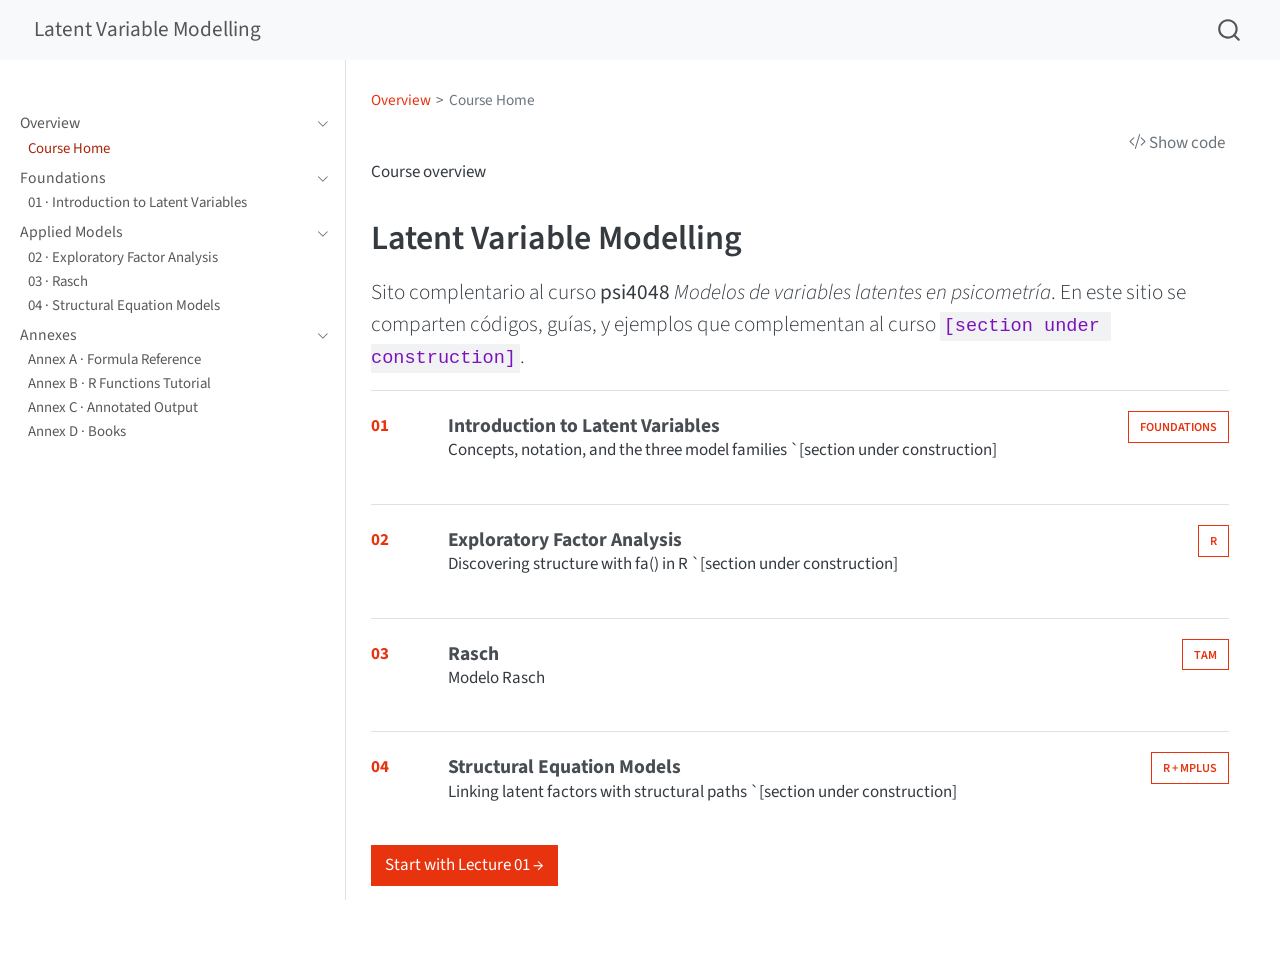
<file: index.html>
<!DOCTYPE html>
<html xmlns="http://www.w3.org/1999/xhtml" lang="en" xml:lang="en"><head>

<meta charset="utf-8">
<meta name="generator" content="quarto-1.8.25">

<meta name="viewport" content="width=device-width, initial-scale=1.0, user-scalable=yes">


<title>Latent Variable Modelling</title>
<style>
code{white-space: pre-wrap;}
span.smallcaps{font-variant: small-caps;}
div.columns{display: flex; gap: min(4vw, 1.5em);}
div.column{flex: auto; overflow-x: auto;}
div.hanging-indent{margin-left: 1.5em; text-indent: -1.5em;}
ul.task-list{list-style: none;}
ul.task-list li input[type="checkbox"] {
  width: 0.8em;
  margin: 0 0.8em 0.2em -1em; /* quarto-specific, see https://github.com/quarto-dev/quarto-cli/issues/4556 */ 
  vertical-align: middle;
}
/* CSS for syntax highlighting */
html { -webkit-text-size-adjust: 100%; }
pre > code.sourceCode { white-space: pre; position: relative; }
pre > code.sourceCode > span { display: inline-block; line-height: 1.25; }
pre > code.sourceCode > span:empty { height: 1.2em; }
.sourceCode { overflow: visible; }
code.sourceCode > span { color: inherit; text-decoration: inherit; }
div.sourceCode { margin: 1em 0; }
pre.sourceCode { margin: 0; }
@media screen {
div.sourceCode { overflow: auto; }
}
@media print {
pre > code.sourceCode { white-space: pre-wrap; }
pre > code.sourceCode > span { text-indent: -5em; padding-left: 5em; }
}
pre.numberSource code
  { counter-reset: source-line 0; }
pre.numberSource code > span
  { position: relative; left: -4em; counter-increment: source-line; }
pre.numberSource code > span > a:first-child::before
  { content: counter(source-line);
    position: relative; left: -1em; text-align: right; vertical-align: baseline;
    border: none; display: inline-block;
    -webkit-touch-callout: none; -webkit-user-select: none;
    -khtml-user-select: none; -moz-user-select: none;
    -ms-user-select: none; user-select: none;
    padding: 0 4px; width: 4em;
  }
pre.numberSource { margin-left: 3em;  padding-left: 4px; }
div.sourceCode
  {   }
@media screen {
pre > code.sourceCode > span > a:first-child::before { text-decoration: underline; }
}
</style>


<script src="site_libs/quarto-nav/quarto-nav.js"></script>
<script src="site_libs/quarto-nav/headroom.min.js"></script>
<script src="site_libs/clipboard/clipboard.min.js"></script>
<script src="site_libs/quarto-search/autocomplete.umd.js"></script>
<script src="site_libs/quarto-search/fuse.min.js"></script>
<script src="site_libs/quarto-search/quarto-search.js"></script>
<meta name="quarto:offset" content="./">
<script src="site_libs/quarto-html/quarto.js" type="module"></script>
<script src="site_libs/quarto-html/tabsets/tabsets.js" type="module"></script>
<script src="site_libs/quarto-html/axe/axe-check.js" type="module"></script>
<script src="site_libs/quarto-html/popper.min.js"></script>
<script src="site_libs/quarto-html/tippy.umd.min.js"></script>
<script src="site_libs/quarto-html/anchor.min.js"></script>
<link href="site_libs/quarto-html/tippy.css" rel="stylesheet">
<link href="site_libs/quarto-html/quarto-syntax-highlighting-7b89279ff1a6dce999919e0e67d4d9ec.css" rel="stylesheet" id="quarto-text-highlighting-styles">
<script src="site_libs/bootstrap/bootstrap.min.js"></script>
<link href="site_libs/bootstrap/bootstrap-icons.css" rel="stylesheet">
<link href="site_libs/bootstrap/bootstrap-5a8a2046e66f82389673ed83b93da9f4.min.css" rel="stylesheet" append-hash="true" id="quarto-bootstrap" data-mode="light">
<script id="quarto-search-options" type="application/json">{
  "location": "navbar",
  "copy-button": false,
  "collapse-after": 3,
  "panel-placement": "end",
  "type": "overlay",
  "limit": 50,
  "keyboard-shortcut": [
    "f",
    "/",
    "s"
  ],
  "show-item-context": false,
  "language": {
    "search-no-results-text": "No results",
    "search-matching-documents-text": "matching documents",
    "search-copy-link-title": "Copy link to search",
    "search-hide-matches-text": "Hide additional matches",
    "search-more-match-text": "more match in this document",
    "search-more-matches-text": "more matches in this document",
    "search-clear-button-title": "Clear",
    "search-text-placeholder": "",
    "search-detached-cancel-button-title": "Cancel",
    "search-submit-button-title": "Submit",
    "search-label": "Search"
  }
}</script>


</head>

<body class="nav-sidebar docked nav-fixed fullcontent quarto-light">

<div id="quarto-search-results"></div>
  <header id="quarto-header" class="headroom fixed-top">
    <nav class="navbar navbar-expand-lg " data-bs-theme="dark">
      <div class="navbar-container container-fluid">
      <div class="navbar-brand-container mx-auto">
    <a href="./index.html" class="navbar-brand navbar-brand-logo">
    </a>
    <a class="navbar-brand" href="./index.html">
    <span class="navbar-title">Latent Variable Modelling</span>
    </a>
  </div>
        <div class="quarto-navbar-tools tools-end">
</div>
          <div id="quarto-search" class="" title="Search"></div>
      </div> <!-- /container-fluid -->
    </nav>
  <nav class="quarto-secondary-nav">
    <div class="container-fluid d-flex">
      <button type="button" class="quarto-btn-toggle btn" data-bs-toggle="collapse" role="button" data-bs-target=".quarto-sidebar-collapse-item" aria-controls="quarto-sidebar" aria-expanded="false" aria-label="Toggle sidebar navigation" onclick="if (window.quartoToggleHeadroom) { window.quartoToggleHeadroom(); }">
        <i class="bi bi-layout-text-sidebar-reverse"></i>
      </button>
        <nav class="quarto-page-breadcrumbs" aria-label="breadcrumb"><ol class="breadcrumb"><li class="breadcrumb-item"><a href="./index.html">Overview</a></li><li class="breadcrumb-item"><a href="./index.html">Course Home</a></li></ol></nav>
        <a class="flex-grow-1" role="navigation" data-bs-toggle="collapse" data-bs-target=".quarto-sidebar-collapse-item" aria-controls="quarto-sidebar" aria-expanded="false" aria-label="Toggle sidebar navigation" onclick="if (window.quartoToggleHeadroom) { window.quartoToggleHeadroom(); }">      
        </a>
    </div>
  </nav>
</header>
<!-- content -->
<div id="quarto-content" class="quarto-container page-columns page-rows-contents page-layout-article page-navbar">
<!-- sidebar -->
  <nav id="quarto-sidebar" class="sidebar collapse collapse-horizontal quarto-sidebar-collapse-item sidebar-navigation docked overflow-auto">
    <div class="pt-lg-2 mt-2 text-left sidebar-header">
      <a href="./index.html" class="sidebar-logo-link">
      </a>
      </div>
    <div class="sidebar-menu-container"> 
    <ul class="list-unstyled mt-1">
        <li class="sidebar-item sidebar-item-section">
      <div class="sidebar-item-container"> 
            <a class="sidebar-item-text sidebar-link text-start" data-bs-toggle="collapse" data-bs-target="#quarto-sidebar-section-1" role="navigation" aria-expanded="true">
 <span class="menu-text">Overview</span></a>
          <a class="sidebar-item-toggle text-start" data-bs-toggle="collapse" data-bs-target="#quarto-sidebar-section-1" role="navigation" aria-expanded="true" aria-label="Toggle section">
            <i class="bi bi-chevron-right ms-2"></i>
          </a> 
      </div>
      <ul id="quarto-sidebar-section-1" class="collapse list-unstyled sidebar-section depth1 show">  
          <li class="sidebar-item">
  <div class="sidebar-item-container"> 
  <a href="./index.html" class="sidebar-item-text sidebar-link active">
 <span class="menu-text">Course Home</span></a>
  </div>
</li>
      </ul>
  </li>
        <li class="sidebar-item sidebar-item-section">
      <div class="sidebar-item-container"> 
            <a class="sidebar-item-text sidebar-link text-start" data-bs-toggle="collapse" data-bs-target="#quarto-sidebar-section-2" role="navigation" aria-expanded="true">
 <span class="menu-text">Foundations</span></a>
          <a class="sidebar-item-toggle text-start" data-bs-toggle="collapse" data-bs-target="#quarto-sidebar-section-2" role="navigation" aria-expanded="true" aria-label="Toggle section">
            <i class="bi bi-chevron-right ms-2"></i>
          </a> 
      </div>
      <ul id="quarto-sidebar-section-2" class="collapse list-unstyled sidebar-section depth1 show">  
          <li class="sidebar-item">
  <div class="sidebar-item-container"> 
  <a href="./lectures/01-introduction.html" class="sidebar-item-text sidebar-link">
 <span class="menu-text">01 · Introduction to Latent Variables</span></a>
  </div>
</li>
      </ul>
  </li>
        <li class="sidebar-item sidebar-item-section">
      <div class="sidebar-item-container"> 
            <a class="sidebar-item-text sidebar-link text-start" data-bs-toggle="collapse" data-bs-target="#quarto-sidebar-section-3" role="navigation" aria-expanded="true">
 <span class="menu-text">Applied Models</span></a>
          <a class="sidebar-item-toggle text-start" data-bs-toggle="collapse" data-bs-target="#quarto-sidebar-section-3" role="navigation" aria-expanded="true" aria-label="Toggle section">
            <i class="bi bi-chevron-right ms-2"></i>
          </a> 
      </div>
      <ul id="quarto-sidebar-section-3" class="collapse list-unstyled sidebar-section depth1 show">  
          <li class="sidebar-item">
  <div class="sidebar-item-container"> 
  <a href="./lectures/02-efa.html" class="sidebar-item-text sidebar-link">
 <span class="menu-text">02 · Exploratory Factor Analysis</span></a>
  </div>
</li>
          <li class="sidebar-item">
  <div class="sidebar-item-container"> 
  <a href="./lectures/03_rasch.html" class="sidebar-item-text sidebar-link">
 <span class="menu-text">03 · Rasch</span></a>
  </div>
</li>
          <li class="sidebar-item">
  <div class="sidebar-item-container"> 
  <a href="./lectures/04-sem.html" class="sidebar-item-text sidebar-link">
 <span class="menu-text">04 · Structural Equation Models</span></a>
  </div>
</li>
      </ul>
  </li>
        <li class="sidebar-item sidebar-item-section">
      <div class="sidebar-item-container"> 
            <a class="sidebar-item-text sidebar-link text-start" data-bs-toggle="collapse" data-bs-target="#quarto-sidebar-section-4" role="navigation" aria-expanded="true">
 <span class="menu-text">Annexes</span></a>
          <a class="sidebar-item-toggle text-start" data-bs-toggle="collapse" data-bs-target="#quarto-sidebar-section-4" role="navigation" aria-expanded="true" aria-label="Toggle section">
            <i class="bi bi-chevron-right ms-2"></i>
          </a> 
      </div>
      <ul id="quarto-sidebar-section-4" class="collapse list-unstyled sidebar-section depth1 show">  
          <li class="sidebar-item">
  <div class="sidebar-item-container"> 
  <a href="./annexes/a-formulas.html" class="sidebar-item-text sidebar-link">
 <span class="menu-text">Annex A · Formula Reference</span></a>
  </div>
</li>
          <li class="sidebar-item">
  <div class="sidebar-item-container"> 
  <a href="./annexes/b-r-functions.html" class="sidebar-item-text sidebar-link">
 <span class="menu-text">Annex B · R Functions Tutorial</span></a>
  </div>
</li>
          <li class="sidebar-item">
  <div class="sidebar-item-container"> 
  <a href="./annexes/c-annotated-output.html" class="sidebar-item-text sidebar-link">
 <span class="menu-text">Annex C · Annotated Output</span></a>
  </div>
</li>
          <li class="sidebar-item">
  <div class="sidebar-item-container"> 
  <a href="./annexes/d-books.html" class="sidebar-item-text sidebar-link">
 <span class="menu-text">Annex D · Books</span></a>
  </div>
</li>
      </ul>
  </li>
    </ul>
    </div>
</nav>
<div id="quarto-sidebar-glass" class="quarto-sidebar-collapse-item" data-bs-toggle="collapse" data-bs-target=".quarto-sidebar-collapse-item"></div>
<!-- margin-sidebar -->
    
<!-- main -->
<main class="content" id="quarto-document-content"><header id="title-block-header" class="quarto-title-block"><nav class="quarto-page-breadcrumbs quarto-title-breadcrumbs d-none d-lg-block" aria-label="breadcrumb"><ol class="breadcrumb"><li class="breadcrumb-item"><a href="./index.html">Overview</a></li><li class="breadcrumb-item"><a href="./index.html">Course Home</a></li></ol></nav><h1 class="title display-7"></h1></header><div class="quarto-title-block"><div class="quarto-title-tools-only"><button type="button" class="btn code-tools-button" id="quarto-code-tools-source"><i class="bi"></i> Show code</button></div></div>




<p><span class="kicker">Course overview</span></p>
<section id="latent-variable-modelling" class="level1 course-title unnumbered">
<h1 class="course-title unnumbered">Latent Variable Modelling</h1>
<div class="lead">
<p>Sito complentario al curso <strong>psi4048</strong> <em>Modelos de variables latentes en psicometría</em>. En este sitio se comparten códigos, guías, y ejemplos que complementan al curso <code>[section under construction]</code>.</p>
</div>
<div class="lecture-list">
<div class="lecture">
<p><span class="lecture-num">01</span></p>
<section id="introduction-to-latent-variables" class="level4 lecture-body">
<h4 class="anchored" data-anchor-id="introduction-to-latent-variables"><a href="./lectures/01-introduction.html">Introduction to Latent Variables</a></h4>
<p>Concepts, notation, and the three model families `[section under construction]</p>
</section>
<p><span class="tag">Foundations</span></p>
</div>
<div class="lecture">
<p><span class="lecture-num">02</span></p>
<section id="exploratory-factor-analysis" class="level4 lecture-body">
<h4 class="anchored" data-anchor-id="exploratory-factor-analysis"><a href="./lectures/02-efa.html">Exploratory Factor Analysis</a></h4>
<p>Discovering structure with fa() in R `[section under construction]</p>
</section>
<p><span class="tag">R</span></p>
</div>
<div class="lecture">
<p><span class="lecture-num">03</span></p>
<section id="rasch" class="level4 lecture-body">
<h4 class="anchored" data-anchor-id="rasch"><a href="./lectures/03_rasch.html">Rasch</a></h4>
<p>Modelo Rasch</p>
</section>
<p><span class="tag">TAM</span></p>
</div>
<div class="lecture">
<p><span class="lecture-num">04</span></p>
<section id="structural-equation-models" class="level4 lecture-body">
<h4 class="anchored" data-anchor-id="structural-equation-models"><a href="./lectures/04-sem.html">Structural Equation Models</a></h4>
<p>Linking latent factors with structural paths `[section under construction]</p>
</section>
<p><span class="tag">R + Mplus</span></p>
</div>
</div>
<p><a href="./lectures/01-introduction.html" class="btn btn-primary">Start with Lecture 01 →</a></p>


<!-- -->

</section>

</main> <!-- /main -->
<script id="quarto-html-after-body" type="application/javascript">
  window.document.addEventListener("DOMContentLoaded", function (event) {
    const icon = "";
    const anchorJS = new window.AnchorJS();
    anchorJS.options = {
      placement: 'right',
      icon: icon
    };
    anchorJS.add('.anchored');
    const isCodeAnnotation = (el) => {
      for (const clz of el.classList) {
        if (clz.startsWith('code-annotation-')) {                     
          return true;
        }
      }
      return false;
    }
    const onCopySuccess = function(e) {
      // button target
      const button = e.trigger;
      // don't keep focus
      button.blur();
      // flash "checked"
      button.classList.add('code-copy-button-checked');
      var currentTitle = button.getAttribute("title");
      button.setAttribute("title", "Copied!");
      let tooltip;
      if (window.bootstrap) {
        button.setAttribute("data-bs-toggle", "tooltip");
        button.setAttribute("data-bs-placement", "left");
        button.setAttribute("data-bs-title", "Copied!");
        tooltip = new bootstrap.Tooltip(button, 
          { trigger: "manual", 
            customClass: "code-copy-button-tooltip",
            offset: [0, -8]});
        tooltip.show();    
      }
      setTimeout(function() {
        if (tooltip) {
          tooltip.hide();
          button.removeAttribute("data-bs-title");
          button.removeAttribute("data-bs-toggle");
          button.removeAttribute("data-bs-placement");
        }
        button.setAttribute("title", currentTitle);
        button.classList.remove('code-copy-button-checked');
      }, 1000);
      // clear code selection
      e.clearSelection();
    }
    const getTextToCopy = function(trigger) {
      const outerScaffold = trigger.parentElement.cloneNode(true);
      const codeEl = outerScaffold.querySelector('code');
      for (const childEl of codeEl.children) {
        if (isCodeAnnotation(childEl)) {
          childEl.remove();
        }
      }
      return codeEl.innerText;
    }
    const clipboard = new window.ClipboardJS('.code-copy-button:not([data-in-quarto-modal])', {
      text: getTextToCopy
    });
    clipboard.on('success', onCopySuccess);
    if (window.document.getElementById('quarto-embedded-source-code-modal')) {
      const clipboardModal = new window.ClipboardJS('.code-copy-button[data-in-quarto-modal]', {
        text: getTextToCopy,
        container: window.document.getElementById('quarto-embedded-source-code-modal')
      });
      clipboardModal.on('success', onCopySuccess);
    }
    const viewSource = window.document.getElementById('quarto-view-source') ||
                       window.document.getElementById('quarto-code-tools-source');
    if (viewSource) {
      const sourceUrl = viewSource.getAttribute("data-quarto-source-url");
      viewSource.addEventListener("click", function(e) {
        if (sourceUrl) {
          // rstudio viewer pane
          if (/\bcapabilities=\b/.test(window.location)) {
            window.open(sourceUrl);
          } else {
            window.location.href = sourceUrl;
          }
        } else {
          const modal = new bootstrap.Modal(document.getElementById('quarto-embedded-source-code-modal'));
          modal.show();
        }
        return false;
      });
    }
    function toggleCodeHandler(show) {
      return function(e) {
        const detailsSrc = window.document.querySelectorAll(".cell > details > .sourceCode");
        for (let i=0; i<detailsSrc.length; i++) {
          const details = detailsSrc[i].parentElement;
          if (show) {
            details.open = true;
          } else {
            details.removeAttribute("open");
          }
        }
        const cellCodeDivs = window.document.querySelectorAll(".cell > .sourceCode");
        const fromCls = show ? "hidden" : "unhidden";
        const toCls = show ? "unhidden" : "hidden";
        for (let i=0; i<cellCodeDivs.length; i++) {
          const codeDiv = cellCodeDivs[i];
          if (codeDiv.classList.contains(fromCls)) {
            codeDiv.classList.remove(fromCls);
            codeDiv.classList.add(toCls);
          } 
        }
        return false;
      }
    }
    const hideAllCode = window.document.getElementById("quarto-hide-all-code");
    if (hideAllCode) {
      hideAllCode.addEventListener("click", toggleCodeHandler(false));
    }
    const showAllCode = window.document.getElementById("quarto-show-all-code");
    if (showAllCode) {
      showAllCode.addEventListener("click", toggleCodeHandler(true));
    }
      var localhostRegex = new RegExp(/^(?:http|https):\/\/localhost\:?[0-9]*\//);
      var mailtoRegex = new RegExp(/^mailto:/);
        var filterRegex = new RegExp("https:\/\/dacarras\.github\.io\/psi4048\/");
      var isInternal = (href) => {
          return filterRegex.test(href) || localhostRegex.test(href) || mailtoRegex.test(href);
      }
      // Inspect non-navigation links and adorn them if external
     var links = window.document.querySelectorAll('a[href]:not(.nav-link):not(.navbar-brand):not(.toc-action):not(.sidebar-link):not(.sidebar-item-toggle):not(.pagination-link):not(.no-external):not([aria-hidden]):not(.dropdown-item):not(.quarto-navigation-tool):not(.about-link)');
      for (var i=0; i<links.length; i++) {
        const link = links[i];
        if (!isInternal(link.href)) {
          // undo the damage that might have been done by quarto-nav.js in the case of
          // links that we want to consider external
          if (link.dataset.originalHref !== undefined) {
            link.href = link.dataset.originalHref;
          }
        }
      }
    function tippyHover(el, contentFn, onTriggerFn, onUntriggerFn) {
      const config = {
        allowHTML: true,
        maxWidth: 500,
        delay: 100,
        arrow: false,
        appendTo: function(el) {
            return el.parentElement;
        },
        interactive: true,
        interactiveBorder: 10,
        theme: 'quarto',
        placement: 'bottom-start',
      };
      if (contentFn) {
        config.content = contentFn;
      }
      if (onTriggerFn) {
        config.onTrigger = onTriggerFn;
      }
      if (onUntriggerFn) {
        config.onUntrigger = onUntriggerFn;
      }
      window.tippy(el, config); 
    }
    const noterefs = window.document.querySelectorAll('a[role="doc-noteref"]');
    for (var i=0; i<noterefs.length; i++) {
      const ref = noterefs[i];
      tippyHover(ref, function() {
        // use id or data attribute instead here
        let href = ref.getAttribute('data-footnote-href') || ref.getAttribute('href');
        try { href = new URL(href).hash; } catch {}
        const id = href.replace(/^#\/?/, "");
        const note = window.document.getElementById(id);
        if (note) {
          return note.innerHTML;
        } else {
          return "";
        }
      });
    }
    const xrefs = window.document.querySelectorAll('a.quarto-xref');
    const processXRef = (id, note) => {
      // Strip column container classes
      const stripColumnClz = (el) => {
        el.classList.remove("page-full", "page-columns");
        if (el.children) {
          for (const child of el.children) {
            stripColumnClz(child);
          }
        }
      }
      stripColumnClz(note)
      if (id === null || id.startsWith('sec-')) {
        // Special case sections, only their first couple elements
        const container = document.createElement("div");
        if (note.children && note.children.length > 2) {
          container.appendChild(note.children[0].cloneNode(true));
          for (let i = 1; i < note.children.length; i++) {
            const child = note.children[i];
            if (child.tagName === "P" && child.innerText === "") {
              continue;
            } else {
              container.appendChild(child.cloneNode(true));
              break;
            }
          }
          if (window.Quarto?.typesetMath) {
            window.Quarto.typesetMath(container);
          }
          return container.innerHTML
        } else {
          if (window.Quarto?.typesetMath) {
            window.Quarto.typesetMath(note);
          }
          return note.innerHTML;
        }
      } else {
        // Remove any anchor links if they are present
        const anchorLink = note.querySelector('a.anchorjs-link');
        if (anchorLink) {
          anchorLink.remove();
        }
        if (window.Quarto?.typesetMath) {
          window.Quarto.typesetMath(note);
        }
        if (note.classList.contains("callout")) {
          return note.outerHTML;
        } else {
          return note.innerHTML;
        }
      }
    }
    for (var i=0; i<xrefs.length; i++) {
      const xref = xrefs[i];
      tippyHover(xref, undefined, function(instance) {
        instance.disable();
        let url = xref.getAttribute('href');
        let hash = undefined; 
        if (url.startsWith('#')) {
          hash = url;
        } else {
          try { hash = new URL(url).hash; } catch {}
        }
        if (hash) {
          const id = hash.replace(/^#\/?/, "");
          const note = window.document.getElementById(id);
          if (note !== null) {
            try {
              const html = processXRef(id, note.cloneNode(true));
              instance.setContent(html);
            } finally {
              instance.enable();
              instance.show();
            }
          } else {
            // See if we can fetch this
            fetch(url.split('#')[0])
            .then(res => res.text())
            .then(html => {
              const parser = new DOMParser();
              const htmlDoc = parser.parseFromString(html, "text/html");
              const note = htmlDoc.getElementById(id);
              if (note !== null) {
                const html = processXRef(id, note);
                instance.setContent(html);
              } 
            }).finally(() => {
              instance.enable();
              instance.show();
            });
          }
        } else {
          // See if we can fetch a full url (with no hash to target)
          // This is a special case and we should probably do some content thinning / targeting
          fetch(url)
          .then(res => res.text())
          .then(html => {
            const parser = new DOMParser();
            const htmlDoc = parser.parseFromString(html, "text/html");
            const note = htmlDoc.querySelector('main.content');
            if (note !== null) {
              // This should only happen for chapter cross references
              // (since there is no id in the URL)
              // remove the first header
              if (note.children.length > 0 && note.children[0].tagName === "HEADER") {
                note.children[0].remove();
              }
              const html = processXRef(null, note);
              instance.setContent(html);
            } 
          }).finally(() => {
            instance.enable();
            instance.show();
          });
        }
      }, function(instance) {
      });
    }
        let selectedAnnoteEl;
        const selectorForAnnotation = ( cell, annotation) => {
          let cellAttr = 'data-code-cell="' + cell + '"';
          let lineAttr = 'data-code-annotation="' +  annotation + '"';
          const selector = 'span[' + cellAttr + '][' + lineAttr + ']';
          return selector;
        }
        const selectCodeLines = (annoteEl) => {
          const doc = window.document;
          const targetCell = annoteEl.getAttribute("data-target-cell");
          const targetAnnotation = annoteEl.getAttribute("data-target-annotation");
          const annoteSpan = window.document.querySelector(selectorForAnnotation(targetCell, targetAnnotation));
          const lines = annoteSpan.getAttribute("data-code-lines").split(",");
          const lineIds = lines.map((line) => {
            return targetCell + "-" + line;
          })
          let top = null;
          let height = null;
          let parent = null;
          if (lineIds.length > 0) {
              //compute the position of the single el (top and bottom and make a div)
              const el = window.document.getElementById(lineIds[0]);
              top = el.offsetTop;
              height = el.offsetHeight;
              parent = el.parentElement.parentElement;
            if (lineIds.length > 1) {
              const lastEl = window.document.getElementById(lineIds[lineIds.length - 1]);
              const bottom = lastEl.offsetTop + lastEl.offsetHeight;
              height = bottom - top;
            }
            if (top !== null && height !== null && parent !== null) {
              // cook up a div (if necessary) and position it 
              let div = window.document.getElementById("code-annotation-line-highlight");
              if (div === null) {
                div = window.document.createElement("div");
                div.setAttribute("id", "code-annotation-line-highlight");
                div.style.position = 'absolute';
                parent.appendChild(div);
              }
              div.style.top = top - 2 + "px";
              div.style.height = height + 4 + "px";
              div.style.left = 0;
              let gutterDiv = window.document.getElementById("code-annotation-line-highlight-gutter");
              if (gutterDiv === null) {
                gutterDiv = window.document.createElement("div");
                gutterDiv.setAttribute("id", "code-annotation-line-highlight-gutter");
                gutterDiv.style.position = 'absolute';
                const codeCell = window.document.getElementById(targetCell);
                const gutter = codeCell.querySelector('.code-annotation-gutter');
                gutter.appendChild(gutterDiv);
              }
              gutterDiv.style.top = top - 2 + "px";
              gutterDiv.style.height = height + 4 + "px";
            }
            selectedAnnoteEl = annoteEl;
          }
        };
        const unselectCodeLines = () => {
          const elementsIds = ["code-annotation-line-highlight", "code-annotation-line-highlight-gutter"];
          elementsIds.forEach((elId) => {
            const div = window.document.getElementById(elId);
            if (div) {
              div.remove();
            }
          });
          selectedAnnoteEl = undefined;
        };
          // Handle positioning of the toggle
      window.addEventListener(
        "resize",
        throttle(() => {
          elRect = undefined;
          if (selectedAnnoteEl) {
            selectCodeLines(selectedAnnoteEl);
          }
        }, 10)
      );
      function throttle(fn, ms) {
      let throttle = false;
      let timer;
        return (...args) => {
          if(!throttle) { // first call gets through
              fn.apply(this, args);
              throttle = true;
          } else { // all the others get throttled
              if(timer) clearTimeout(timer); // cancel #2
              timer = setTimeout(() => {
                fn.apply(this, args);
                timer = throttle = false;
              }, ms);
          }
        };
      }
        // Attach click handler to the DT
        const annoteDls = window.document.querySelectorAll('dt[data-target-cell]');
        for (const annoteDlNode of annoteDls) {
          annoteDlNode.addEventListener('click', (event) => {
            const clickedEl = event.target;
            if (clickedEl !== selectedAnnoteEl) {
              unselectCodeLines();
              const activeEl = window.document.querySelector('dt[data-target-cell].code-annotation-active');
              if (activeEl) {
                activeEl.classList.remove('code-annotation-active');
              }
              selectCodeLines(clickedEl);
              clickedEl.classList.add('code-annotation-active');
            } else {
              // Unselect the line
              unselectCodeLines();
              clickedEl.classList.remove('code-annotation-active');
            }
          });
        }
    const findCites = (el) => {
      const parentEl = el.parentElement;
      if (parentEl) {
        const cites = parentEl.dataset.cites;
        if (cites) {
          return {
            el,
            cites: cites.split(' ')
          };
        } else {
          return findCites(el.parentElement)
        }
      } else {
        return undefined;
      }
    };
    var bibliorefs = window.document.querySelectorAll('a[role="doc-biblioref"]');
    for (var i=0; i<bibliorefs.length; i++) {
      const ref = bibliorefs[i];
      const citeInfo = findCites(ref);
      if (citeInfo) {
        tippyHover(citeInfo.el, function() {
          var popup = window.document.createElement('div');
          citeInfo.cites.forEach(function(cite) {
            var citeDiv = window.document.createElement('div');
            citeDiv.classList.add('hanging-indent');
            citeDiv.classList.add('csl-entry');
            var biblioDiv = window.document.getElementById('ref-' + cite);
            if (biblioDiv) {
              citeDiv.innerHTML = biblioDiv.innerHTML;
            }
            popup.appendChild(citeDiv);
          });
          return popup.innerHTML;
        });
      }
    }
  });
  </script><div class="modal fade" id="quarto-embedded-source-code-modal" tabindex="-1" aria-labelledby="quarto-embedded-source-code-modal-label" aria-hidden="true"><div class="modal-dialog modal-dialog-scrollable"><div class="modal-content"><div class="modal-header"><h5 class="modal-title" id="quarto-embedded-source-code-modal-label">Source Code</h5><button class="btn-close" data-bs-dismiss="modal"></button></div><div class="modal-body"><div class="">
<div class="code-copy-outer-scaffold"><div class="sourceCode" id="cb1" data-shortcodes="false"><pre class="sourceCode markdown code-with-copy"><code class="sourceCode markdown"><span id="cb1-1"><a href="#cb1-1" aria-hidden="true" tabindex="-1"></a><span class="co">---</span></span>
<span id="cb1-2"><a href="#cb1-2" aria-hidden="true" tabindex="-1"></a><span class="an">toc:</span><span class="co"> false</span></span>
<span id="cb1-3"><a href="#cb1-3" aria-hidden="true" tabindex="-1"></a><span class="co">---</span></span>
<span id="cb1-4"><a href="#cb1-4" aria-hidden="true" tabindex="-1"></a></span>
<span id="cb1-5"><a href="#cb1-5" aria-hidden="true" tabindex="-1"></a><span class="ot">[comment]: </span># remember to run <span class="in">`quarto publish gh-pages`</span> to published the rendered web.</span>
<span id="cb1-6"><a href="#cb1-6" aria-hidden="true" tabindex="-1"></a></span>
<span id="cb1-7"><a href="#cb1-7" aria-hidden="true" tabindex="-1"></a><span class="co">[</span><span class="ot">Course overview</span><span class="co">]</span>{.kicker}</span>
<span id="cb1-8"><a href="#cb1-8" aria-hidden="true" tabindex="-1"></a></span>
<span id="cb1-9"><a href="#cb1-9" aria-hidden="true" tabindex="-1"></a><span class="fu"># Latent Variable Modelling {.course-title .unnumbered}</span></span>
<span id="cb1-10"><a href="#cb1-10" aria-hidden="true" tabindex="-1"></a></span>
<span id="cb1-11"><a href="#cb1-11" aria-hidden="true" tabindex="-1"></a>::: {.lead}</span>
<span id="cb1-12"><a href="#cb1-12" aria-hidden="true" tabindex="-1"></a></span>
<span id="cb1-13"><a href="#cb1-13" aria-hidden="true" tabindex="-1"></a>Sito complentario al curso **psi4048** _Modelos de variables latentes en psicometría_. En este sitio se comparten códigos, guías, y ejemplos que complementan al curso <span class="in">`[section under construction]`</span>.</span>
<span id="cb1-14"><a href="#cb1-14" aria-hidden="true" tabindex="-1"></a></span>
<span id="cb1-15"><a href="#cb1-15" aria-hidden="true" tabindex="-1"></a>:::</span>
<span id="cb1-16"><a href="#cb1-16" aria-hidden="true" tabindex="-1"></a></span>
<span id="cb1-17"><a href="#cb1-17" aria-hidden="true" tabindex="-1"></a>::: {.lecture-list}</span>
<span id="cb1-18"><a href="#cb1-18" aria-hidden="true" tabindex="-1"></a></span>
<span id="cb1-19"><a href="#cb1-19" aria-hidden="true" tabindex="-1"></a>:::: {.lecture}</span>
<span id="cb1-20"><a href="#cb1-20" aria-hidden="true" tabindex="-1"></a><span class="co">[</span><span class="ot">01</span><span class="co">]</span>{.lecture-num}</span>
<span id="cb1-21"><a href="#cb1-21" aria-hidden="true" tabindex="-1"></a></span>
<span id="cb1-22"><a href="#cb1-22" aria-hidden="true" tabindex="-1"></a>::: {.lecture-body}</span>
<span id="cb1-23"><a href="#cb1-23" aria-hidden="true" tabindex="-1"></a><span class="fu">#### [Introduction to Latent Variables](lectures/01-introduction.qmd)</span></span>
<span id="cb1-24"><a href="#cb1-24" aria-hidden="true" tabindex="-1"></a>Concepts, notation, and the three model families `<span class="co">[</span><span class="ot">section under construction</span><span class="co">]</span></span>
<span id="cb1-25"><a href="#cb1-25" aria-hidden="true" tabindex="-1"></a>:::</span>
<span id="cb1-26"><a href="#cb1-26" aria-hidden="true" tabindex="-1"></a></span>
<span id="cb1-27"><a href="#cb1-27" aria-hidden="true" tabindex="-1"></a><span class="co">[</span><span class="ot">Foundations</span><span class="co">]</span>{.tag}</span>
<span id="cb1-28"><a href="#cb1-28" aria-hidden="true" tabindex="-1"></a>::::</span>
<span id="cb1-29"><a href="#cb1-29" aria-hidden="true" tabindex="-1"></a></span>
<span id="cb1-30"><a href="#cb1-30" aria-hidden="true" tabindex="-1"></a>:::: {.lecture}</span>
<span id="cb1-31"><a href="#cb1-31" aria-hidden="true" tabindex="-1"></a><span class="co">[</span><span class="ot">02</span><span class="co">]</span>{.lecture-num}</span>
<span id="cb1-32"><a href="#cb1-32" aria-hidden="true" tabindex="-1"></a></span>
<span id="cb1-33"><a href="#cb1-33" aria-hidden="true" tabindex="-1"></a>::: {.lecture-body}</span>
<span id="cb1-34"><a href="#cb1-34" aria-hidden="true" tabindex="-1"></a><span class="fu">#### [Exploratory Factor Analysis](lectures/02-efa.qmd)</span></span>
<span id="cb1-35"><a href="#cb1-35" aria-hidden="true" tabindex="-1"></a>Discovering structure with fa() in R `<span class="co">[</span><span class="ot">section under construction</span><span class="co">]</span></span>
<span id="cb1-36"><a href="#cb1-36" aria-hidden="true" tabindex="-1"></a>:::</span>
<span id="cb1-37"><a href="#cb1-37" aria-hidden="true" tabindex="-1"></a></span>
<span id="cb1-38"><a href="#cb1-38" aria-hidden="true" tabindex="-1"></a><span class="co">[</span><span class="ot">R</span><span class="co">]</span>{.tag}</span>
<span id="cb1-39"><a href="#cb1-39" aria-hidden="true" tabindex="-1"></a>::::</span>
<span id="cb1-40"><a href="#cb1-40" aria-hidden="true" tabindex="-1"></a></span>
<span id="cb1-41"><a href="#cb1-41" aria-hidden="true" tabindex="-1"></a>:::: {.lecture}</span>
<span id="cb1-42"><a href="#cb1-42" aria-hidden="true" tabindex="-1"></a><span class="co">[</span><span class="ot">03</span><span class="co">]</span>{.lecture-num}</span>
<span id="cb1-43"><a href="#cb1-43" aria-hidden="true" tabindex="-1"></a></span>
<span id="cb1-44"><a href="#cb1-44" aria-hidden="true" tabindex="-1"></a>::: {.lecture-body}</span>
<span id="cb1-45"><a href="#cb1-45" aria-hidden="true" tabindex="-1"></a><span class="fu">#### [Rasch](lectures/03_rasch.qmd)</span></span>
<span id="cb1-46"><a href="#cb1-46" aria-hidden="true" tabindex="-1"></a>Modelo Rasch</span>
<span id="cb1-47"><a href="#cb1-47" aria-hidden="true" tabindex="-1"></a>:::</span>
<span id="cb1-48"><a href="#cb1-48" aria-hidden="true" tabindex="-1"></a></span>
<span id="cb1-49"><a href="#cb1-49" aria-hidden="true" tabindex="-1"></a><span class="co">[</span><span class="ot">TAM</span><span class="co">]</span>{.tag}</span>
<span id="cb1-50"><a href="#cb1-50" aria-hidden="true" tabindex="-1"></a>::::</span>
<span id="cb1-51"><a href="#cb1-51" aria-hidden="true" tabindex="-1"></a></span>
<span id="cb1-52"><a href="#cb1-52" aria-hidden="true" tabindex="-1"></a>:::: {.lecture}</span>
<span id="cb1-53"><a href="#cb1-53" aria-hidden="true" tabindex="-1"></a><span class="co">[</span><span class="ot">04</span><span class="co">]</span>{.lecture-num}</span>
<span id="cb1-54"><a href="#cb1-54" aria-hidden="true" tabindex="-1"></a></span>
<span id="cb1-55"><a href="#cb1-55" aria-hidden="true" tabindex="-1"></a>::: {.lecture-body}</span>
<span id="cb1-56"><a href="#cb1-56" aria-hidden="true" tabindex="-1"></a><span class="fu">#### [Structural Equation Models](lectures/04-sem.qmd)</span></span>
<span id="cb1-57"><a href="#cb1-57" aria-hidden="true" tabindex="-1"></a>Linking latent factors with structural paths `<span class="co">[</span><span class="ot">section under construction</span><span class="co">]</span></span>
<span id="cb1-58"><a href="#cb1-58" aria-hidden="true" tabindex="-1"></a>:::</span>
<span id="cb1-59"><a href="#cb1-59" aria-hidden="true" tabindex="-1"></a></span>
<span id="cb1-60"><a href="#cb1-60" aria-hidden="true" tabindex="-1"></a><span class="co">[</span><span class="ot">R + Mplus</span><span class="co">]</span>{.tag}</span>
<span id="cb1-61"><a href="#cb1-61" aria-hidden="true" tabindex="-1"></a>::::</span>
<span id="cb1-62"><a href="#cb1-62" aria-hidden="true" tabindex="-1"></a></span>
<span id="cb1-63"><a href="#cb1-63" aria-hidden="true" tabindex="-1"></a>:::</span>
<span id="cb1-64"><a href="#cb1-64" aria-hidden="true" tabindex="-1"></a></span>
<span id="cb1-65"><a href="#cb1-65" aria-hidden="true" tabindex="-1"></a><span class="dt">&lt;</span><span class="kw">a</span><span class="ot"> href</span><span class="op">=</span><span class="st">"lectures/01-introduction.qmd"</span><span class="ot"> class</span><span class="op">=</span><span class="st">"btn btn-primary"</span><span class="dt">&gt;</span>Start with Lecture 01 →<span class="dt">&lt;/</span><span class="kw">a</span><span class="dt">&gt;</span></span></code></pre></div><button title="Copy to Clipboard" class="code-copy-button" data-in-quarto-modal=""><i class="bi"></i></button></div>
</div></div></div></div></div>
</div> <!-- /content -->




</body></html>
</file>
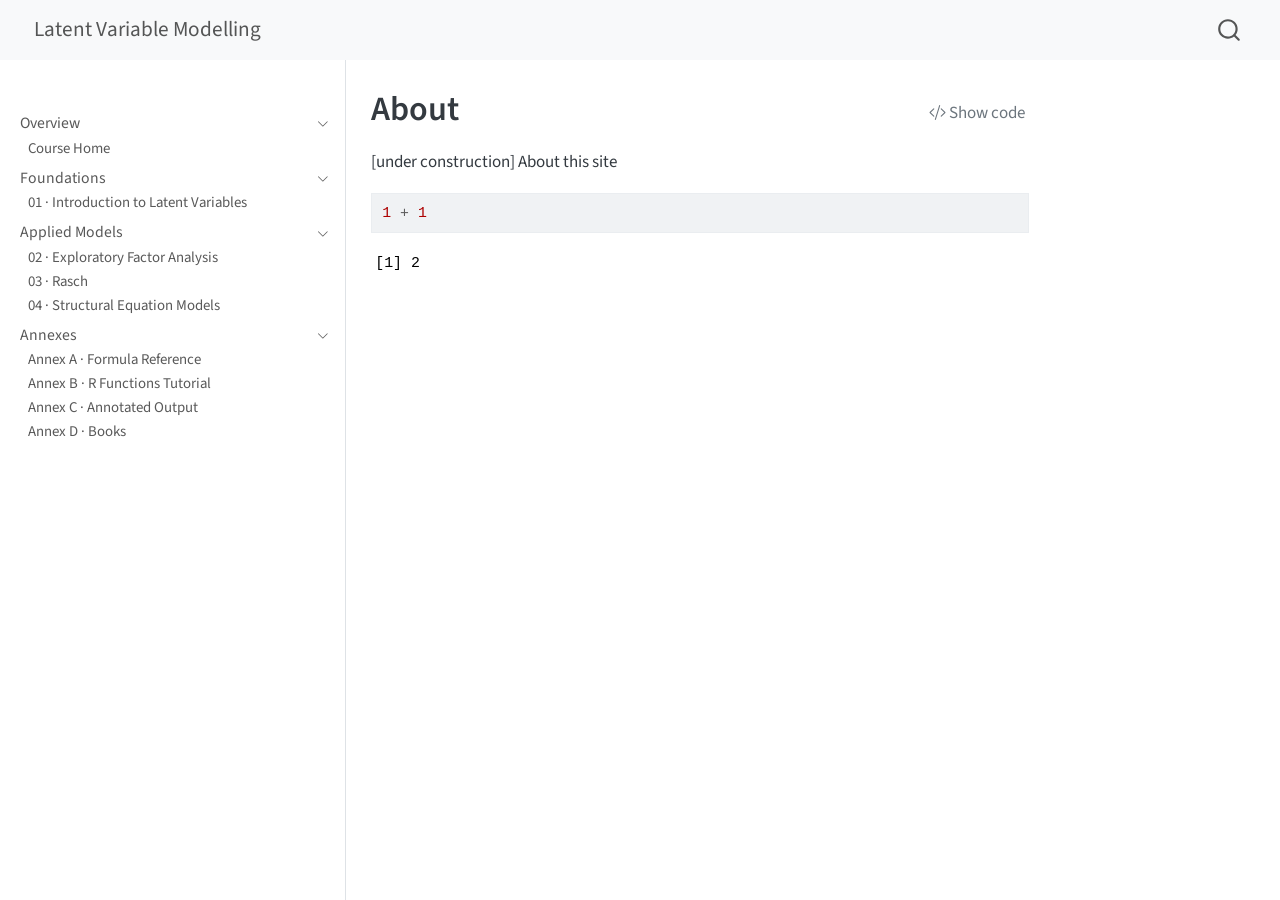
<file: about.html>
<!DOCTYPE html>
<html xmlns="http://www.w3.org/1999/xhtml" lang="en" xml:lang="en"><head>

<meta charset="utf-8">
<meta name="generator" content="quarto-1.8.25">

<meta name="viewport" content="width=device-width, initial-scale=1.0, user-scalable=yes">


<title>About – Latent Variable Modelling</title>
<style>
code{white-space: pre-wrap;}
span.smallcaps{font-variant: small-caps;}
div.columns{display: flex; gap: min(4vw, 1.5em);}
div.column{flex: auto; overflow-x: auto;}
div.hanging-indent{margin-left: 1.5em; text-indent: -1.5em;}
ul.task-list{list-style: none;}
ul.task-list li input[type="checkbox"] {
  width: 0.8em;
  margin: 0 0.8em 0.2em -1em; /* quarto-specific, see https://github.com/quarto-dev/quarto-cli/issues/4556 */ 
  vertical-align: middle;
}
/* CSS for syntax highlighting */
html { -webkit-text-size-adjust: 100%; }
pre > code.sourceCode { white-space: pre; position: relative; }
pre > code.sourceCode > span { display: inline-block; line-height: 1.25; }
pre > code.sourceCode > span:empty { height: 1.2em; }
.sourceCode { overflow: visible; }
code.sourceCode > span { color: inherit; text-decoration: inherit; }
div.sourceCode { margin: 1em 0; }
pre.sourceCode { margin: 0; }
@media screen {
div.sourceCode { overflow: auto; }
}
@media print {
pre > code.sourceCode { white-space: pre-wrap; }
pre > code.sourceCode > span { text-indent: -5em; padding-left: 5em; }
}
pre.numberSource code
  { counter-reset: source-line 0; }
pre.numberSource code > span
  { position: relative; left: -4em; counter-increment: source-line; }
pre.numberSource code > span > a:first-child::before
  { content: counter(source-line);
    position: relative; left: -1em; text-align: right; vertical-align: baseline;
    border: none; display: inline-block;
    -webkit-touch-callout: none; -webkit-user-select: none;
    -khtml-user-select: none; -moz-user-select: none;
    -ms-user-select: none; user-select: none;
    padding: 0 4px; width: 4em;
  }
pre.numberSource { margin-left: 3em;  padding-left: 4px; }
div.sourceCode
  {   }
@media screen {
pre > code.sourceCode > span > a:first-child::before { text-decoration: underline; }
}
</style>


<script src="site_libs/quarto-nav/quarto-nav.js"></script>
<script src="site_libs/quarto-nav/headroom.min.js"></script>
<script src="site_libs/clipboard/clipboard.min.js"></script>
<script src="site_libs/quarto-search/autocomplete.umd.js"></script>
<script src="site_libs/quarto-search/fuse.min.js"></script>
<script src="site_libs/quarto-search/quarto-search.js"></script>
<meta name="quarto:offset" content="./">
<script src="site_libs/quarto-html/quarto.js" type="module"></script>
<script src="site_libs/quarto-html/tabsets/tabsets.js" type="module"></script>
<script src="site_libs/quarto-html/axe/axe-check.js" type="module"></script>
<script src="site_libs/quarto-html/popper.min.js"></script>
<script src="site_libs/quarto-html/tippy.umd.min.js"></script>
<script src="site_libs/quarto-html/anchor.min.js"></script>
<link href="site_libs/quarto-html/tippy.css" rel="stylesheet">
<link href="site_libs/quarto-html/quarto-syntax-highlighting-7b89279ff1a6dce999919e0e67d4d9ec.css" rel="stylesheet" id="quarto-text-highlighting-styles">
<script src="site_libs/bootstrap/bootstrap.min.js"></script>
<link href="site_libs/bootstrap/bootstrap-icons.css" rel="stylesheet">
<link href="site_libs/bootstrap/bootstrap-5a8a2046e66f82389673ed83b93da9f4.min.css" rel="stylesheet" append-hash="true" id="quarto-bootstrap" data-mode="light">
<script id="quarto-search-options" type="application/json">{
  "location": "navbar",
  "copy-button": false,
  "collapse-after": 3,
  "panel-placement": "end",
  "type": "overlay",
  "limit": 50,
  "keyboard-shortcut": [
    "f",
    "/",
    "s"
  ],
  "show-item-context": false,
  "language": {
    "search-no-results-text": "No results",
    "search-matching-documents-text": "matching documents",
    "search-copy-link-title": "Copy link to search",
    "search-hide-matches-text": "Hide additional matches",
    "search-more-match-text": "more match in this document",
    "search-more-matches-text": "more matches in this document",
    "search-clear-button-title": "Clear",
    "search-text-placeholder": "",
    "search-detached-cancel-button-title": "Cancel",
    "search-submit-button-title": "Submit",
    "search-label": "Search"
  }
}</script>


</head>

<body class="nav-sidebar docked nav-fixed quarto-light">

<div id="quarto-search-results"></div>
  <header id="quarto-header" class="headroom fixed-top">
    <nav class="navbar navbar-expand-lg " data-bs-theme="dark">
      <div class="navbar-container container-fluid">
      <div class="navbar-brand-container mx-auto">
    <a href="./index.html" class="navbar-brand navbar-brand-logo">
    </a>
    <a class="navbar-brand" href="./index.html">
    <span class="navbar-title">Latent Variable Modelling</span>
    </a>
  </div>
        <div class="quarto-navbar-tools tools-end">
</div>
          <div id="quarto-search" class="" title="Search"></div>
      </div> <!-- /container-fluid -->
    </nav>
  <nav class="quarto-secondary-nav">
    <div class="container-fluid d-flex">
      <button type="button" class="quarto-btn-toggle btn" data-bs-toggle="collapse" role="button" data-bs-target=".quarto-sidebar-collapse-item" aria-controls="quarto-sidebar" aria-expanded="false" aria-label="Toggle sidebar navigation" onclick="if (window.quartoToggleHeadroom) { window.quartoToggleHeadroom(); }">
        <i class="bi bi-layout-text-sidebar-reverse"></i>
      </button>
        <nav class="quarto-page-breadcrumbs" aria-label="breadcrumb"><ol class="breadcrumb"><li class="breadcrumb-item">About</li></ol></nav>
        <a class="flex-grow-1" role="navigation" data-bs-toggle="collapse" data-bs-target=".quarto-sidebar-collapse-item" aria-controls="quarto-sidebar" aria-expanded="false" aria-label="Toggle sidebar navigation" onclick="if (window.quartoToggleHeadroom) { window.quartoToggleHeadroom(); }">      
        </a>
    </div>
  </nav>
</header>
<!-- content -->
<div id="quarto-content" class="quarto-container page-columns page-rows-contents page-layout-article page-navbar">
<!-- sidebar -->
  <nav id="quarto-sidebar" class="sidebar collapse collapse-horizontal quarto-sidebar-collapse-item sidebar-navigation docked overflow-auto">
    <div class="pt-lg-2 mt-2 text-left sidebar-header">
      <a href="./index.html" class="sidebar-logo-link">
      </a>
      </div>
    <div class="sidebar-menu-container"> 
    <ul class="list-unstyled mt-1">
        <li class="sidebar-item sidebar-item-section">
      <div class="sidebar-item-container"> 
            <a class="sidebar-item-text sidebar-link text-start" data-bs-toggle="collapse" data-bs-target="#quarto-sidebar-section-1" role="navigation" aria-expanded="true">
 <span class="menu-text">Overview</span></a>
          <a class="sidebar-item-toggle text-start" data-bs-toggle="collapse" data-bs-target="#quarto-sidebar-section-1" role="navigation" aria-expanded="true" aria-label="Toggle section">
            <i class="bi bi-chevron-right ms-2"></i>
          </a> 
      </div>
      <ul id="quarto-sidebar-section-1" class="collapse list-unstyled sidebar-section depth1 show">  
          <li class="sidebar-item">
  <div class="sidebar-item-container"> 
  <a href="./index.html" class="sidebar-item-text sidebar-link">
 <span class="menu-text">Course Home</span></a>
  </div>
</li>
      </ul>
  </li>
        <li class="sidebar-item sidebar-item-section">
      <div class="sidebar-item-container"> 
            <a class="sidebar-item-text sidebar-link text-start" data-bs-toggle="collapse" data-bs-target="#quarto-sidebar-section-2" role="navigation" aria-expanded="true">
 <span class="menu-text">Foundations</span></a>
          <a class="sidebar-item-toggle text-start" data-bs-toggle="collapse" data-bs-target="#quarto-sidebar-section-2" role="navigation" aria-expanded="true" aria-label="Toggle section">
            <i class="bi bi-chevron-right ms-2"></i>
          </a> 
      </div>
      <ul id="quarto-sidebar-section-2" class="collapse list-unstyled sidebar-section depth1 show">  
          <li class="sidebar-item">
  <div class="sidebar-item-container"> 
  <a href="./lectures/01-introduction.html" class="sidebar-item-text sidebar-link">
 <span class="menu-text">01 · Introduction to Latent Variables</span></a>
  </div>
</li>
      </ul>
  </li>
        <li class="sidebar-item sidebar-item-section">
      <div class="sidebar-item-container"> 
            <a class="sidebar-item-text sidebar-link text-start" data-bs-toggle="collapse" data-bs-target="#quarto-sidebar-section-3" role="navigation" aria-expanded="true">
 <span class="menu-text">Applied Models</span></a>
          <a class="sidebar-item-toggle text-start" data-bs-toggle="collapse" data-bs-target="#quarto-sidebar-section-3" role="navigation" aria-expanded="true" aria-label="Toggle section">
            <i class="bi bi-chevron-right ms-2"></i>
          </a> 
      </div>
      <ul id="quarto-sidebar-section-3" class="collapse list-unstyled sidebar-section depth1 show">  
          <li class="sidebar-item">
  <div class="sidebar-item-container"> 
  <a href="./lectures/02-efa.html" class="sidebar-item-text sidebar-link">
 <span class="menu-text">02 · Exploratory Factor Analysis</span></a>
  </div>
</li>
          <li class="sidebar-item">
  <div class="sidebar-item-container"> 
  <a href="./lectures/03_rasch.html" class="sidebar-item-text sidebar-link">
 <span class="menu-text">03 · Rasch</span></a>
  </div>
</li>
          <li class="sidebar-item">
  <div class="sidebar-item-container"> 
  <a href="./lectures/04-sem.html" class="sidebar-item-text sidebar-link">
 <span class="menu-text">04 · Structural Equation Models</span></a>
  </div>
</li>
      </ul>
  </li>
        <li class="sidebar-item sidebar-item-section">
      <div class="sidebar-item-container"> 
            <a class="sidebar-item-text sidebar-link text-start" data-bs-toggle="collapse" data-bs-target="#quarto-sidebar-section-4" role="navigation" aria-expanded="true">
 <span class="menu-text">Annexes</span></a>
          <a class="sidebar-item-toggle text-start" data-bs-toggle="collapse" data-bs-target="#quarto-sidebar-section-4" role="navigation" aria-expanded="true" aria-label="Toggle section">
            <i class="bi bi-chevron-right ms-2"></i>
          </a> 
      </div>
      <ul id="quarto-sidebar-section-4" class="collapse list-unstyled sidebar-section depth1 show">  
          <li class="sidebar-item">
  <div class="sidebar-item-container"> 
  <a href="./annexes/a-formulas.html" class="sidebar-item-text sidebar-link">
 <span class="menu-text">Annex A · Formula Reference</span></a>
  </div>
</li>
          <li class="sidebar-item">
  <div class="sidebar-item-container"> 
  <a href="./annexes/b-r-functions.html" class="sidebar-item-text sidebar-link">
 <span class="menu-text">Annex B · R Functions Tutorial</span></a>
  </div>
</li>
          <li class="sidebar-item">
  <div class="sidebar-item-container"> 
  <a href="./annexes/c-annotated-output.html" class="sidebar-item-text sidebar-link">
 <span class="menu-text">Annex C · Annotated Output</span></a>
  </div>
</li>
          <li class="sidebar-item">
  <div class="sidebar-item-container"> 
  <a href="./annexes/d-books.html" class="sidebar-item-text sidebar-link">
 <span class="menu-text">Annex D · Books</span></a>
  </div>
</li>
      </ul>
  </li>
    </ul>
    </div>
</nav>
<div id="quarto-sidebar-glass" class="quarto-sidebar-collapse-item" data-bs-toggle="collapse" data-bs-target=".quarto-sidebar-collapse-item"></div>
<!-- margin-sidebar -->
    <div id="quarto-margin-sidebar" class="sidebar margin-sidebar zindex-bottom">
        
    </div>
<!-- main -->
<main class="content" id="quarto-document-content">

<header id="title-block-header" class="quarto-title-block default">
<div class="quarto-title">
<div class="quarto-title-block"><div><h1 class="title">About</h1><button type="button" class="btn code-tools-button" id="quarto-code-tools-source"><i class="bi"></i> Show code</button></div></div>
</div>



<div class="quarto-title-meta">

    
  
    
  </div>
  


</header>


<p>[under construction] About this site</p>
<div class="cell">
<div class="code-copy-outer-scaffold"><div class="sourceCode cell-code" id="cb1"><pre class="sourceCode r code-with-copy"><code class="sourceCode r"><span id="cb1-1"><a href="#cb1-1" aria-hidden="true" tabindex="-1"></a><span class="dv">1</span> <span class="sc">+</span> <span class="dv">1</span></span></code></pre></div><button title="Copy to Clipboard" class="code-copy-button"><i class="bi"></i></button></div>
<div class="cell-output cell-output-stdout">
<pre><code>[1] 2</code></pre>
</div>
</div>


<!-- -->


</main> <!-- /main -->
<script id="quarto-html-after-body" type="application/javascript">
  window.document.addEventListener("DOMContentLoaded", function (event) {
    const icon = "";
    const anchorJS = new window.AnchorJS();
    anchorJS.options = {
      placement: 'right',
      icon: icon
    };
    anchorJS.add('.anchored');
    const isCodeAnnotation = (el) => {
      for (const clz of el.classList) {
        if (clz.startsWith('code-annotation-')) {                     
          return true;
        }
      }
      return false;
    }
    const onCopySuccess = function(e) {
      // button target
      const button = e.trigger;
      // don't keep focus
      button.blur();
      // flash "checked"
      button.classList.add('code-copy-button-checked');
      var currentTitle = button.getAttribute("title");
      button.setAttribute("title", "Copied!");
      let tooltip;
      if (window.bootstrap) {
        button.setAttribute("data-bs-toggle", "tooltip");
        button.setAttribute("data-bs-placement", "left");
        button.setAttribute("data-bs-title", "Copied!");
        tooltip = new bootstrap.Tooltip(button, 
          { trigger: "manual", 
            customClass: "code-copy-button-tooltip",
            offset: [0, -8]});
        tooltip.show();    
      }
      setTimeout(function() {
        if (tooltip) {
          tooltip.hide();
          button.removeAttribute("data-bs-title");
          button.removeAttribute("data-bs-toggle");
          button.removeAttribute("data-bs-placement");
        }
        button.setAttribute("title", currentTitle);
        button.classList.remove('code-copy-button-checked');
      }, 1000);
      // clear code selection
      e.clearSelection();
    }
    const getTextToCopy = function(trigger) {
      const outerScaffold = trigger.parentElement.cloneNode(true);
      const codeEl = outerScaffold.querySelector('code');
      for (const childEl of codeEl.children) {
        if (isCodeAnnotation(childEl)) {
          childEl.remove();
        }
      }
      return codeEl.innerText;
    }
    const clipboard = new window.ClipboardJS('.code-copy-button:not([data-in-quarto-modal])', {
      text: getTextToCopy
    });
    clipboard.on('success', onCopySuccess);
    if (window.document.getElementById('quarto-embedded-source-code-modal')) {
      const clipboardModal = new window.ClipboardJS('.code-copy-button[data-in-quarto-modal]', {
        text: getTextToCopy,
        container: window.document.getElementById('quarto-embedded-source-code-modal')
      });
      clipboardModal.on('success', onCopySuccess);
    }
    const viewSource = window.document.getElementById('quarto-view-source') ||
                       window.document.getElementById('quarto-code-tools-source');
    if (viewSource) {
      const sourceUrl = viewSource.getAttribute("data-quarto-source-url");
      viewSource.addEventListener("click", function(e) {
        if (sourceUrl) {
          // rstudio viewer pane
          if (/\bcapabilities=\b/.test(window.location)) {
            window.open(sourceUrl);
          } else {
            window.location.href = sourceUrl;
          }
        } else {
          const modal = new bootstrap.Modal(document.getElementById('quarto-embedded-source-code-modal'));
          modal.show();
        }
        return false;
      });
    }
    function toggleCodeHandler(show) {
      return function(e) {
        const detailsSrc = window.document.querySelectorAll(".cell > details > .sourceCode");
        for (let i=0; i<detailsSrc.length; i++) {
          const details = detailsSrc[i].parentElement;
          if (show) {
            details.open = true;
          } else {
            details.removeAttribute("open");
          }
        }
        const cellCodeDivs = window.document.querySelectorAll(".cell > .sourceCode");
        const fromCls = show ? "hidden" : "unhidden";
        const toCls = show ? "unhidden" : "hidden";
        for (let i=0; i<cellCodeDivs.length; i++) {
          const codeDiv = cellCodeDivs[i];
          if (codeDiv.classList.contains(fromCls)) {
            codeDiv.classList.remove(fromCls);
            codeDiv.classList.add(toCls);
          } 
        }
        return false;
      }
    }
    const hideAllCode = window.document.getElementById("quarto-hide-all-code");
    if (hideAllCode) {
      hideAllCode.addEventListener("click", toggleCodeHandler(false));
    }
    const showAllCode = window.document.getElementById("quarto-show-all-code");
    if (showAllCode) {
      showAllCode.addEventListener("click", toggleCodeHandler(true));
    }
      var localhostRegex = new RegExp(/^(?:http|https):\/\/localhost\:?[0-9]*\//);
      var mailtoRegex = new RegExp(/^mailto:/);
        var filterRegex = new RegExp("https:\/\/dacarras\.github\.io\/psi4048\/");
      var isInternal = (href) => {
          return filterRegex.test(href) || localhostRegex.test(href) || mailtoRegex.test(href);
      }
      // Inspect non-navigation links and adorn them if external
     var links = window.document.querySelectorAll('a[href]:not(.nav-link):not(.navbar-brand):not(.toc-action):not(.sidebar-link):not(.sidebar-item-toggle):not(.pagination-link):not(.no-external):not([aria-hidden]):not(.dropdown-item):not(.quarto-navigation-tool):not(.about-link)');
      for (var i=0; i<links.length; i++) {
        const link = links[i];
        if (!isInternal(link.href)) {
          // undo the damage that might have been done by quarto-nav.js in the case of
          // links that we want to consider external
          if (link.dataset.originalHref !== undefined) {
            link.href = link.dataset.originalHref;
          }
        }
      }
    function tippyHover(el, contentFn, onTriggerFn, onUntriggerFn) {
      const config = {
        allowHTML: true,
        maxWidth: 500,
        delay: 100,
        arrow: false,
        appendTo: function(el) {
            return el.parentElement;
        },
        interactive: true,
        interactiveBorder: 10,
        theme: 'quarto',
        placement: 'bottom-start',
      };
      if (contentFn) {
        config.content = contentFn;
      }
      if (onTriggerFn) {
        config.onTrigger = onTriggerFn;
      }
      if (onUntriggerFn) {
        config.onUntrigger = onUntriggerFn;
      }
      window.tippy(el, config); 
    }
    const noterefs = window.document.querySelectorAll('a[role="doc-noteref"]');
    for (var i=0; i<noterefs.length; i++) {
      const ref = noterefs[i];
      tippyHover(ref, function() {
        // use id or data attribute instead here
        let href = ref.getAttribute('data-footnote-href') || ref.getAttribute('href');
        try { href = new URL(href).hash; } catch {}
        const id = href.replace(/^#\/?/, "");
        const note = window.document.getElementById(id);
        if (note) {
          return note.innerHTML;
        } else {
          return "";
        }
      });
    }
    const xrefs = window.document.querySelectorAll('a.quarto-xref');
    const processXRef = (id, note) => {
      // Strip column container classes
      const stripColumnClz = (el) => {
        el.classList.remove("page-full", "page-columns");
        if (el.children) {
          for (const child of el.children) {
            stripColumnClz(child);
          }
        }
      }
      stripColumnClz(note)
      if (id === null || id.startsWith('sec-')) {
        // Special case sections, only their first couple elements
        const container = document.createElement("div");
        if (note.children && note.children.length > 2) {
          container.appendChild(note.children[0].cloneNode(true));
          for (let i = 1; i < note.children.length; i++) {
            const child = note.children[i];
            if (child.tagName === "P" && child.innerText === "") {
              continue;
            } else {
              container.appendChild(child.cloneNode(true));
              break;
            }
          }
          if (window.Quarto?.typesetMath) {
            window.Quarto.typesetMath(container);
          }
          return container.innerHTML
        } else {
          if (window.Quarto?.typesetMath) {
            window.Quarto.typesetMath(note);
          }
          return note.innerHTML;
        }
      } else {
        // Remove any anchor links if they are present
        const anchorLink = note.querySelector('a.anchorjs-link');
        if (anchorLink) {
          anchorLink.remove();
        }
        if (window.Quarto?.typesetMath) {
          window.Quarto.typesetMath(note);
        }
        if (note.classList.contains("callout")) {
          return note.outerHTML;
        } else {
          return note.innerHTML;
        }
      }
    }
    for (var i=0; i<xrefs.length; i++) {
      const xref = xrefs[i];
      tippyHover(xref, undefined, function(instance) {
        instance.disable();
        let url = xref.getAttribute('href');
        let hash = undefined; 
        if (url.startsWith('#')) {
          hash = url;
        } else {
          try { hash = new URL(url).hash; } catch {}
        }
        if (hash) {
          const id = hash.replace(/^#\/?/, "");
          const note = window.document.getElementById(id);
          if (note !== null) {
            try {
              const html = processXRef(id, note.cloneNode(true));
              instance.setContent(html);
            } finally {
              instance.enable();
              instance.show();
            }
          } else {
            // See if we can fetch this
            fetch(url.split('#')[0])
            .then(res => res.text())
            .then(html => {
              const parser = new DOMParser();
              const htmlDoc = parser.parseFromString(html, "text/html");
              const note = htmlDoc.getElementById(id);
              if (note !== null) {
                const html = processXRef(id, note);
                instance.setContent(html);
              } 
            }).finally(() => {
              instance.enable();
              instance.show();
            });
          }
        } else {
          // See if we can fetch a full url (with no hash to target)
          // This is a special case and we should probably do some content thinning / targeting
          fetch(url)
          .then(res => res.text())
          .then(html => {
            const parser = new DOMParser();
            const htmlDoc = parser.parseFromString(html, "text/html");
            const note = htmlDoc.querySelector('main.content');
            if (note !== null) {
              // This should only happen for chapter cross references
              // (since there is no id in the URL)
              // remove the first header
              if (note.children.length > 0 && note.children[0].tagName === "HEADER") {
                note.children[0].remove();
              }
              const html = processXRef(null, note);
              instance.setContent(html);
            } 
          }).finally(() => {
            instance.enable();
            instance.show();
          });
        }
      }, function(instance) {
      });
    }
        let selectedAnnoteEl;
        const selectorForAnnotation = ( cell, annotation) => {
          let cellAttr = 'data-code-cell="' + cell + '"';
          let lineAttr = 'data-code-annotation="' +  annotation + '"';
          const selector = 'span[' + cellAttr + '][' + lineAttr + ']';
          return selector;
        }
        const selectCodeLines = (annoteEl) => {
          const doc = window.document;
          const targetCell = annoteEl.getAttribute("data-target-cell");
          const targetAnnotation = annoteEl.getAttribute("data-target-annotation");
          const annoteSpan = window.document.querySelector(selectorForAnnotation(targetCell, targetAnnotation));
          const lines = annoteSpan.getAttribute("data-code-lines").split(",");
          const lineIds = lines.map((line) => {
            return targetCell + "-" + line;
          })
          let top = null;
          let height = null;
          let parent = null;
          if (lineIds.length > 0) {
              //compute the position of the single el (top and bottom and make a div)
              const el = window.document.getElementById(lineIds[0]);
              top = el.offsetTop;
              height = el.offsetHeight;
              parent = el.parentElement.parentElement;
            if (lineIds.length > 1) {
              const lastEl = window.document.getElementById(lineIds[lineIds.length - 1]);
              const bottom = lastEl.offsetTop + lastEl.offsetHeight;
              height = bottom - top;
            }
            if (top !== null && height !== null && parent !== null) {
              // cook up a div (if necessary) and position it 
              let div = window.document.getElementById("code-annotation-line-highlight");
              if (div === null) {
                div = window.document.createElement("div");
                div.setAttribute("id", "code-annotation-line-highlight");
                div.style.position = 'absolute';
                parent.appendChild(div);
              }
              div.style.top = top - 2 + "px";
              div.style.height = height + 4 + "px";
              div.style.left = 0;
              let gutterDiv = window.document.getElementById("code-annotation-line-highlight-gutter");
              if (gutterDiv === null) {
                gutterDiv = window.document.createElement("div");
                gutterDiv.setAttribute("id", "code-annotation-line-highlight-gutter");
                gutterDiv.style.position = 'absolute';
                const codeCell = window.document.getElementById(targetCell);
                const gutter = codeCell.querySelector('.code-annotation-gutter');
                gutter.appendChild(gutterDiv);
              }
              gutterDiv.style.top = top - 2 + "px";
              gutterDiv.style.height = height + 4 + "px";
            }
            selectedAnnoteEl = annoteEl;
          }
        };
        const unselectCodeLines = () => {
          const elementsIds = ["code-annotation-line-highlight", "code-annotation-line-highlight-gutter"];
          elementsIds.forEach((elId) => {
            const div = window.document.getElementById(elId);
            if (div) {
              div.remove();
            }
          });
          selectedAnnoteEl = undefined;
        };
          // Handle positioning of the toggle
      window.addEventListener(
        "resize",
        throttle(() => {
          elRect = undefined;
          if (selectedAnnoteEl) {
            selectCodeLines(selectedAnnoteEl);
          }
        }, 10)
      );
      function throttle(fn, ms) {
      let throttle = false;
      let timer;
        return (...args) => {
          if(!throttle) { // first call gets through
              fn.apply(this, args);
              throttle = true;
          } else { // all the others get throttled
              if(timer) clearTimeout(timer); // cancel #2
              timer = setTimeout(() => {
                fn.apply(this, args);
                timer = throttle = false;
              }, ms);
          }
        };
      }
        // Attach click handler to the DT
        const annoteDls = window.document.querySelectorAll('dt[data-target-cell]');
        for (const annoteDlNode of annoteDls) {
          annoteDlNode.addEventListener('click', (event) => {
            const clickedEl = event.target;
            if (clickedEl !== selectedAnnoteEl) {
              unselectCodeLines();
              const activeEl = window.document.querySelector('dt[data-target-cell].code-annotation-active');
              if (activeEl) {
                activeEl.classList.remove('code-annotation-active');
              }
              selectCodeLines(clickedEl);
              clickedEl.classList.add('code-annotation-active');
            } else {
              // Unselect the line
              unselectCodeLines();
              clickedEl.classList.remove('code-annotation-active');
            }
          });
        }
    const findCites = (el) => {
      const parentEl = el.parentElement;
      if (parentEl) {
        const cites = parentEl.dataset.cites;
        if (cites) {
          return {
            el,
            cites: cites.split(' ')
          };
        } else {
          return findCites(el.parentElement)
        }
      } else {
        return undefined;
      }
    };
    var bibliorefs = window.document.querySelectorAll('a[role="doc-biblioref"]');
    for (var i=0; i<bibliorefs.length; i++) {
      const ref = bibliorefs[i];
      const citeInfo = findCites(ref);
      if (citeInfo) {
        tippyHover(citeInfo.el, function() {
          var popup = window.document.createElement('div');
          citeInfo.cites.forEach(function(cite) {
            var citeDiv = window.document.createElement('div');
            citeDiv.classList.add('hanging-indent');
            citeDiv.classList.add('csl-entry');
            var biblioDiv = window.document.getElementById('ref-' + cite);
            if (biblioDiv) {
              citeDiv.innerHTML = biblioDiv.innerHTML;
            }
            popup.appendChild(citeDiv);
          });
          return popup.innerHTML;
        });
      }
    }
  });
  </script><div class="modal fade" id="quarto-embedded-source-code-modal" tabindex="-1" aria-labelledby="quarto-embedded-source-code-modal-label" aria-hidden="true"><div class="modal-dialog modal-dialog-scrollable"><div class="modal-content"><div class="modal-header"><h5 class="modal-title" id="quarto-embedded-source-code-modal-label">Source Code</h5><button class="btn-close" data-bs-dismiss="modal"></button></div><div class="modal-body"><div class="">
<div class="code-copy-outer-scaffold"><div class="sourceCode" id="cb3" data-shortcodes="false"><pre class="sourceCode markdown code-with-copy"><code class="sourceCode markdown"><span id="cb3-1"><a href="#cb3-1" aria-hidden="true" tabindex="-1"></a><span class="co">---</span></span>
<span id="cb3-2"><a href="#cb3-2" aria-hidden="true" tabindex="-1"></a><span class="an">title:</span><span class="co"> "About"</span></span>
<span id="cb3-3"><a href="#cb3-3" aria-hidden="true" tabindex="-1"></a><span class="co">---</span></span>
<span id="cb3-4"><a href="#cb3-4" aria-hidden="true" tabindex="-1"></a></span>
<span id="cb3-5"><a href="#cb3-5" aria-hidden="true" tabindex="-1"></a><span class="co">[</span><span class="ot">under construction</span><span class="co">]</span> About this site</span>
<span id="cb3-6"><a href="#cb3-6" aria-hidden="true" tabindex="-1"></a></span>
<span id="cb3-9"><a href="#cb3-9" aria-hidden="true" tabindex="-1"></a><span class="in">```{r}</span></span>
<span id="cb3-10"><a href="#cb3-10" aria-hidden="true" tabindex="-1"></a><span class="dv">1</span> <span class="sc">+</span> <span class="dv">1</span></span>
<span id="cb3-11"><a href="#cb3-11" aria-hidden="true" tabindex="-1"></a><span class="in">```</span></span>
</code></pre></div><button title="Copy to Clipboard" class="code-copy-button" data-in-quarto-modal=""><i class="bi"></i></button></div>
</div></div></div></div></div>
</div> <!-- /content -->




</body></html>
</file>
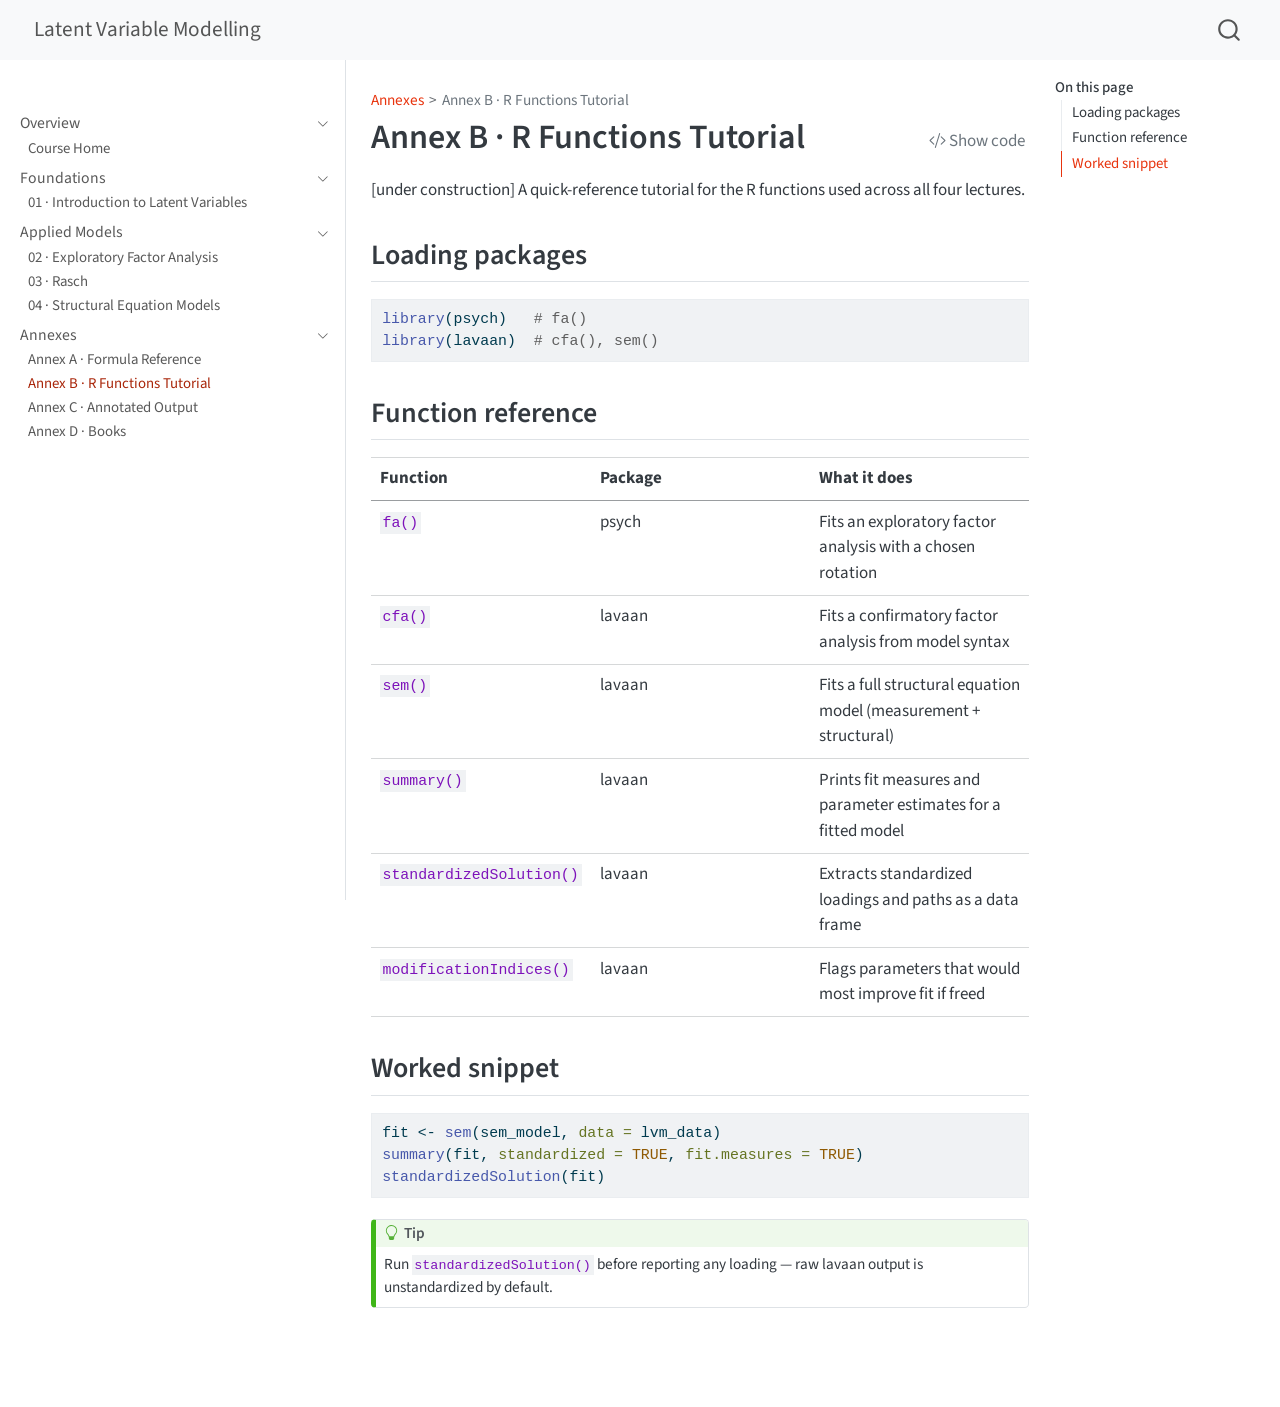
<file: annexes/b-r-functions.html>
<!DOCTYPE html>
<html xmlns="http://www.w3.org/1999/xhtml" lang="en" xml:lang="en"><head>

<meta charset="utf-8">
<meta name="generator" content="quarto-1.8.25">

<meta name="viewport" content="width=device-width, initial-scale=1.0, user-scalable=yes">


<title>Annex B · R Functions Tutorial – Latent Variable Modelling</title>
<style>
code{white-space: pre-wrap;}
span.smallcaps{font-variant: small-caps;}
div.columns{display: flex; gap: min(4vw, 1.5em);}
div.column{flex: auto; overflow-x: auto;}
div.hanging-indent{margin-left: 1.5em; text-indent: -1.5em;}
ul.task-list{list-style: none;}
ul.task-list li input[type="checkbox"] {
  width: 0.8em;
  margin: 0 0.8em 0.2em -1em; /* quarto-specific, see https://github.com/quarto-dev/quarto-cli/issues/4556 */ 
  vertical-align: middle;
}
/* CSS for syntax highlighting */
html { -webkit-text-size-adjust: 100%; }
pre > code.sourceCode { white-space: pre; position: relative; }
pre > code.sourceCode > span { display: inline-block; line-height: 1.25; }
pre > code.sourceCode > span:empty { height: 1.2em; }
.sourceCode { overflow: visible; }
code.sourceCode > span { color: inherit; text-decoration: inherit; }
div.sourceCode { margin: 1em 0; }
pre.sourceCode { margin: 0; }
@media screen {
div.sourceCode { overflow: auto; }
}
@media print {
pre > code.sourceCode { white-space: pre-wrap; }
pre > code.sourceCode > span { text-indent: -5em; padding-left: 5em; }
}
pre.numberSource code
  { counter-reset: source-line 0; }
pre.numberSource code > span
  { position: relative; left: -4em; counter-increment: source-line; }
pre.numberSource code > span > a:first-child::before
  { content: counter(source-line);
    position: relative; left: -1em; text-align: right; vertical-align: baseline;
    border: none; display: inline-block;
    -webkit-touch-callout: none; -webkit-user-select: none;
    -khtml-user-select: none; -moz-user-select: none;
    -ms-user-select: none; user-select: none;
    padding: 0 4px; width: 4em;
  }
pre.numberSource { margin-left: 3em;  padding-left: 4px; }
div.sourceCode
  {   }
@media screen {
pre > code.sourceCode > span > a:first-child::before { text-decoration: underline; }
}
</style>


<script src="../site_libs/quarto-nav/quarto-nav.js"></script>
<script src="../site_libs/quarto-nav/headroom.min.js"></script>
<script src="../site_libs/clipboard/clipboard.min.js"></script>
<script src="../site_libs/quarto-search/autocomplete.umd.js"></script>
<script src="../site_libs/quarto-search/fuse.min.js"></script>
<script src="../site_libs/quarto-search/quarto-search.js"></script>
<meta name="quarto:offset" content="../">
<script src="../site_libs/quarto-html/quarto.js" type="module"></script>
<script src="../site_libs/quarto-html/tabsets/tabsets.js" type="module"></script>
<script src="../site_libs/quarto-html/axe/axe-check.js" type="module"></script>
<script src="../site_libs/quarto-html/popper.min.js"></script>
<script src="../site_libs/quarto-html/tippy.umd.min.js"></script>
<script src="../site_libs/quarto-html/anchor.min.js"></script>
<link href="../site_libs/quarto-html/tippy.css" rel="stylesheet">
<link href="../site_libs/quarto-html/quarto-syntax-highlighting-7b89279ff1a6dce999919e0e67d4d9ec.css" rel="stylesheet" id="quarto-text-highlighting-styles">
<script src="../site_libs/bootstrap/bootstrap.min.js"></script>
<link href="../site_libs/bootstrap/bootstrap-icons.css" rel="stylesheet">
<link href="../site_libs/bootstrap/bootstrap-5a8a2046e66f82389673ed83b93da9f4.min.css" rel="stylesheet" append-hash="true" id="quarto-bootstrap" data-mode="light">
<script id="quarto-search-options" type="application/json">{
  "location": "navbar",
  "copy-button": false,
  "collapse-after": 3,
  "panel-placement": "end",
  "type": "overlay",
  "limit": 50,
  "keyboard-shortcut": [
    "f",
    "/",
    "s"
  ],
  "show-item-context": false,
  "language": {
    "search-no-results-text": "No results",
    "search-matching-documents-text": "matching documents",
    "search-copy-link-title": "Copy link to search",
    "search-hide-matches-text": "Hide additional matches",
    "search-more-match-text": "more match in this document",
    "search-more-matches-text": "more matches in this document",
    "search-clear-button-title": "Clear",
    "search-text-placeholder": "",
    "search-detached-cancel-button-title": "Cancel",
    "search-submit-button-title": "Submit",
    "search-label": "Search"
  }
}</script>


</head>

<body class="nav-sidebar docked nav-fixed quarto-light">

<div id="quarto-search-results"></div>
  <header id="quarto-header" class="headroom fixed-top">
    <nav class="navbar navbar-expand-lg " data-bs-theme="dark">
      <div class="navbar-container container-fluid">
      <div class="navbar-brand-container mx-auto">
    <a href="../index.html" class="navbar-brand navbar-brand-logo">
    </a>
    <a class="navbar-brand" href="../index.html">
    <span class="navbar-title">Latent Variable Modelling</span>
    </a>
  </div>
        <div class="quarto-navbar-tools tools-end">
</div>
          <div id="quarto-search" class="" title="Search"></div>
      </div> <!-- /container-fluid -->
    </nav>
  <nav class="quarto-secondary-nav">
    <div class="container-fluid d-flex">
      <button type="button" class="quarto-btn-toggle btn" data-bs-toggle="collapse" role="button" data-bs-target=".quarto-sidebar-collapse-item" aria-controls="quarto-sidebar" aria-expanded="false" aria-label="Toggle sidebar navigation" onclick="if (window.quartoToggleHeadroom) { window.quartoToggleHeadroom(); }">
        <i class="bi bi-layout-text-sidebar-reverse"></i>
      </button>
        <nav class="quarto-page-breadcrumbs" aria-label="breadcrumb"><ol class="breadcrumb"><li class="breadcrumb-item"><a href="../annexes/a-formulas.html">Annexes</a></li><li class="breadcrumb-item"><a href="../annexes/b-r-functions.html">Annex B · R Functions Tutorial</a></li></ol></nav>
        <a class="flex-grow-1" role="navigation" data-bs-toggle="collapse" data-bs-target=".quarto-sidebar-collapse-item" aria-controls="quarto-sidebar" aria-expanded="false" aria-label="Toggle sidebar navigation" onclick="if (window.quartoToggleHeadroom) { window.quartoToggleHeadroom(); }">      
        </a>
    </div>
  </nav>
</header>
<!-- content -->
<div id="quarto-content" class="quarto-container page-columns page-rows-contents page-layout-article page-navbar">
<!-- sidebar -->
  <nav id="quarto-sidebar" class="sidebar collapse collapse-horizontal quarto-sidebar-collapse-item sidebar-navigation docked overflow-auto">
    <div class="pt-lg-2 mt-2 text-left sidebar-header">
      <a href="../index.html" class="sidebar-logo-link">
      </a>
      </div>
    <div class="sidebar-menu-container"> 
    <ul class="list-unstyled mt-1">
        <li class="sidebar-item sidebar-item-section">
      <div class="sidebar-item-container"> 
            <a class="sidebar-item-text sidebar-link text-start" data-bs-toggle="collapse" data-bs-target="#quarto-sidebar-section-1" role="navigation" aria-expanded="true">
 <span class="menu-text">Overview</span></a>
          <a class="sidebar-item-toggle text-start" data-bs-toggle="collapse" data-bs-target="#quarto-sidebar-section-1" role="navigation" aria-expanded="true" aria-label="Toggle section">
            <i class="bi bi-chevron-right ms-2"></i>
          </a> 
      </div>
      <ul id="quarto-sidebar-section-1" class="collapse list-unstyled sidebar-section depth1 show">  
          <li class="sidebar-item">
  <div class="sidebar-item-container"> 
  <a href="../index.html" class="sidebar-item-text sidebar-link">
 <span class="menu-text">Course Home</span></a>
  </div>
</li>
      </ul>
  </li>
        <li class="sidebar-item sidebar-item-section">
      <div class="sidebar-item-container"> 
            <a class="sidebar-item-text sidebar-link text-start" data-bs-toggle="collapse" data-bs-target="#quarto-sidebar-section-2" role="navigation" aria-expanded="true">
 <span class="menu-text">Foundations</span></a>
          <a class="sidebar-item-toggle text-start" data-bs-toggle="collapse" data-bs-target="#quarto-sidebar-section-2" role="navigation" aria-expanded="true" aria-label="Toggle section">
            <i class="bi bi-chevron-right ms-2"></i>
          </a> 
      </div>
      <ul id="quarto-sidebar-section-2" class="collapse list-unstyled sidebar-section depth1 show">  
          <li class="sidebar-item">
  <div class="sidebar-item-container"> 
  <a href="../lectures/01-introduction.html" class="sidebar-item-text sidebar-link">
 <span class="menu-text">01 · Introduction to Latent Variables</span></a>
  </div>
</li>
      </ul>
  </li>
        <li class="sidebar-item sidebar-item-section">
      <div class="sidebar-item-container"> 
            <a class="sidebar-item-text sidebar-link text-start" data-bs-toggle="collapse" data-bs-target="#quarto-sidebar-section-3" role="navigation" aria-expanded="true">
 <span class="menu-text">Applied Models</span></a>
          <a class="sidebar-item-toggle text-start" data-bs-toggle="collapse" data-bs-target="#quarto-sidebar-section-3" role="navigation" aria-expanded="true" aria-label="Toggle section">
            <i class="bi bi-chevron-right ms-2"></i>
          </a> 
      </div>
      <ul id="quarto-sidebar-section-3" class="collapse list-unstyled sidebar-section depth1 show">  
          <li class="sidebar-item">
  <div class="sidebar-item-container"> 
  <a href="../lectures/02-efa.html" class="sidebar-item-text sidebar-link">
 <span class="menu-text">02 · Exploratory Factor Analysis</span></a>
  </div>
</li>
          <li class="sidebar-item">
  <div class="sidebar-item-container"> 
  <a href="../lectures/03_rasch.html" class="sidebar-item-text sidebar-link">
 <span class="menu-text">03 · Rasch</span></a>
  </div>
</li>
          <li class="sidebar-item">
  <div class="sidebar-item-container"> 
  <a href="../lectures/04-sem.html" class="sidebar-item-text sidebar-link">
 <span class="menu-text">04 · Structural Equation Models</span></a>
  </div>
</li>
      </ul>
  </li>
        <li class="sidebar-item sidebar-item-section">
      <div class="sidebar-item-container"> 
            <a class="sidebar-item-text sidebar-link text-start" data-bs-toggle="collapse" data-bs-target="#quarto-sidebar-section-4" role="navigation" aria-expanded="true">
 <span class="menu-text">Annexes</span></a>
          <a class="sidebar-item-toggle text-start" data-bs-toggle="collapse" data-bs-target="#quarto-sidebar-section-4" role="navigation" aria-expanded="true" aria-label="Toggle section">
            <i class="bi bi-chevron-right ms-2"></i>
          </a> 
      </div>
      <ul id="quarto-sidebar-section-4" class="collapse list-unstyled sidebar-section depth1 show">  
          <li class="sidebar-item">
  <div class="sidebar-item-container"> 
  <a href="../annexes/a-formulas.html" class="sidebar-item-text sidebar-link">
 <span class="menu-text">Annex A · Formula Reference</span></a>
  </div>
</li>
          <li class="sidebar-item">
  <div class="sidebar-item-container"> 
  <a href="../annexes/b-r-functions.html" class="sidebar-item-text sidebar-link active">
 <span class="menu-text">Annex B · R Functions Tutorial</span></a>
  </div>
</li>
          <li class="sidebar-item">
  <div class="sidebar-item-container"> 
  <a href="../annexes/c-annotated-output.html" class="sidebar-item-text sidebar-link">
 <span class="menu-text">Annex C · Annotated Output</span></a>
  </div>
</li>
          <li class="sidebar-item">
  <div class="sidebar-item-container"> 
  <a href="../annexes/d-books.html" class="sidebar-item-text sidebar-link">
 <span class="menu-text">Annex D · Books</span></a>
  </div>
</li>
      </ul>
  </li>
    </ul>
    </div>
</nav>
<div id="quarto-sidebar-glass" class="quarto-sidebar-collapse-item" data-bs-toggle="collapse" data-bs-target=".quarto-sidebar-collapse-item"></div>
<!-- margin-sidebar -->
    <div id="quarto-margin-sidebar" class="sidebar margin-sidebar">
        <nav id="TOC" role="doc-toc" class="toc-active">
    <h2 id="toc-title">On this page</h2>
   
  <ul>
  <li><a href="#loading-packages" id="toc-loading-packages" class="nav-link active" data-scroll-target="#loading-packages">Loading packages</a></li>
  <li><a href="#function-reference" id="toc-function-reference" class="nav-link" data-scroll-target="#function-reference">Function reference</a></li>
  <li><a href="#worked-snippet" id="toc-worked-snippet" class="nav-link" data-scroll-target="#worked-snippet">Worked snippet</a></li>
  </ul>
</nav>
    </div>
<!-- main -->
<main class="content" id="quarto-document-content">

<header id="title-block-header" class="quarto-title-block default"><nav class="quarto-page-breadcrumbs quarto-title-breadcrumbs d-none d-lg-block" aria-label="breadcrumb"><ol class="breadcrumb"><li class="breadcrumb-item"><a href="../annexes/a-formulas.html">Annexes</a></li><li class="breadcrumb-item"><a href="../annexes/b-r-functions.html">Annex B · R Functions Tutorial</a></li></ol></nav>
<div class="quarto-title">
<div class="quarto-title-block"><div><h1 class="title">Annex B · R Functions Tutorial</h1><button type="button" class="btn code-tools-button" id="quarto-code-tools-source"><i class="bi"></i> Show code</button></div></div>
</div>



<div class="quarto-title-meta">

    
  
    
  </div>
  


</header>


<p>[under construction] A quick-reference tutorial for the R functions used across all four lectures.</p>
<section id="loading-packages" class="level2">
<h2 class="anchored" data-anchor-id="loading-packages">Loading packages</h2>
<div class="cell">
<div class="code-copy-outer-scaffold"><div class="sourceCode cell-code" id="cb1"><pre class="sourceCode r code-with-copy"><code class="sourceCode r"><span id="cb1-1"><a href="#cb1-1" aria-hidden="true" tabindex="-1"></a><span class="fu">library</span>(psych)   <span class="co"># fa()</span></span>
<span id="cb1-2"><a href="#cb1-2" aria-hidden="true" tabindex="-1"></a><span class="fu">library</span>(lavaan)  <span class="co"># cfa(), sem()</span></span></code></pre></div><button title="Copy to Clipboard" class="code-copy-button"><i class="bi"></i></button></div>
</div>
</section>
<section id="function-reference" class="level2">
<h2 class="anchored" data-anchor-id="function-reference">Function reference</h2>
<table class="caption-top table">
<colgroup>
<col style="width: 33%">
<col style="width: 33%">
<col style="width: 33%">
</colgroup>
<thead>
<tr class="header">
<th>Function</th>
<th>Package</th>
<th>What it does</th>
</tr>
</thead>
<tbody>
<tr class="odd">
<td><code>fa()</code></td>
<td>psych</td>
<td>Fits an exploratory factor analysis with a chosen rotation</td>
</tr>
<tr class="even">
<td><code>cfa()</code></td>
<td>lavaan</td>
<td>Fits a confirmatory factor analysis from model syntax</td>
</tr>
<tr class="odd">
<td><code>sem()</code></td>
<td>lavaan</td>
<td>Fits a full structural equation model (measurement + structural)</td>
</tr>
<tr class="even">
<td><code>summary()</code></td>
<td>lavaan</td>
<td>Prints fit measures and parameter estimates for a fitted model</td>
</tr>
<tr class="odd">
<td><code>standardizedSolution()</code></td>
<td>lavaan</td>
<td>Extracts standardized loadings and paths as a data frame</td>
</tr>
<tr class="even">
<td><code>modificationIndices()</code></td>
<td>lavaan</td>
<td>Flags parameters that would most improve fit if freed</td>
</tr>
</tbody>
</table>
</section>
<section id="worked-snippet" class="level2">
<h2 class="anchored" data-anchor-id="worked-snippet">Worked snippet</h2>
<div class="cell">
<div class="code-copy-outer-scaffold"><div class="sourceCode cell-code" id="cb2"><pre class="sourceCode r code-with-copy"><code class="sourceCode r"><span id="cb2-1"><a href="#cb2-1" aria-hidden="true" tabindex="-1"></a>fit <span class="ot">&lt;-</span> <span class="fu">sem</span>(sem_model, <span class="at">data =</span> lvm_data)</span>
<span id="cb2-2"><a href="#cb2-2" aria-hidden="true" tabindex="-1"></a><span class="fu">summary</span>(fit, <span class="at">standardized =</span> <span class="cn">TRUE</span>, <span class="at">fit.measures =</span> <span class="cn">TRUE</span>)</span>
<span id="cb2-3"><a href="#cb2-3" aria-hidden="true" tabindex="-1"></a><span class="fu">standardizedSolution</span>(fit)</span></code></pre></div><button title="Copy to Clipboard" class="code-copy-button"><i class="bi"></i></button></div>
</div>
<div class="callout callout-style-default callout-tip callout-titled">
<div class="callout-header d-flex align-content-center">
<div class="callout-icon-container">
<i class="callout-icon"></i>
</div>
<div class="callout-title-container flex-fill">
Tip
</div>
</div>
<div class="callout-body-container callout-body">
<p>Run <code>standardizedSolution()</code> before reporting any loading — raw lavaan output is unstandardized by default.</p>
</div>
</div>


<!-- -->

</section>

</main> <!-- /main -->
<script id="quarto-html-after-body" type="application/javascript">
  window.document.addEventListener("DOMContentLoaded", function (event) {
    const icon = "";
    const anchorJS = new window.AnchorJS();
    anchorJS.options = {
      placement: 'right',
      icon: icon
    };
    anchorJS.add('.anchored');
    const isCodeAnnotation = (el) => {
      for (const clz of el.classList) {
        if (clz.startsWith('code-annotation-')) {                     
          return true;
        }
      }
      return false;
    }
    const onCopySuccess = function(e) {
      // button target
      const button = e.trigger;
      // don't keep focus
      button.blur();
      // flash "checked"
      button.classList.add('code-copy-button-checked');
      var currentTitle = button.getAttribute("title");
      button.setAttribute("title", "Copied!");
      let tooltip;
      if (window.bootstrap) {
        button.setAttribute("data-bs-toggle", "tooltip");
        button.setAttribute("data-bs-placement", "left");
        button.setAttribute("data-bs-title", "Copied!");
        tooltip = new bootstrap.Tooltip(button, 
          { trigger: "manual", 
            customClass: "code-copy-button-tooltip",
            offset: [0, -8]});
        tooltip.show();    
      }
      setTimeout(function() {
        if (tooltip) {
          tooltip.hide();
          button.removeAttribute("data-bs-title");
          button.removeAttribute("data-bs-toggle");
          button.removeAttribute("data-bs-placement");
        }
        button.setAttribute("title", currentTitle);
        button.classList.remove('code-copy-button-checked');
      }, 1000);
      // clear code selection
      e.clearSelection();
    }
    const getTextToCopy = function(trigger) {
      const outerScaffold = trigger.parentElement.cloneNode(true);
      const codeEl = outerScaffold.querySelector('code');
      for (const childEl of codeEl.children) {
        if (isCodeAnnotation(childEl)) {
          childEl.remove();
        }
      }
      return codeEl.innerText;
    }
    const clipboard = new window.ClipboardJS('.code-copy-button:not([data-in-quarto-modal])', {
      text: getTextToCopy
    });
    clipboard.on('success', onCopySuccess);
    if (window.document.getElementById('quarto-embedded-source-code-modal')) {
      const clipboardModal = new window.ClipboardJS('.code-copy-button[data-in-quarto-modal]', {
        text: getTextToCopy,
        container: window.document.getElementById('quarto-embedded-source-code-modal')
      });
      clipboardModal.on('success', onCopySuccess);
    }
    const viewSource = window.document.getElementById('quarto-view-source') ||
                       window.document.getElementById('quarto-code-tools-source');
    if (viewSource) {
      const sourceUrl = viewSource.getAttribute("data-quarto-source-url");
      viewSource.addEventListener("click", function(e) {
        if (sourceUrl) {
          // rstudio viewer pane
          if (/\bcapabilities=\b/.test(window.location)) {
            window.open(sourceUrl);
          } else {
            window.location.href = sourceUrl;
          }
        } else {
          const modal = new bootstrap.Modal(document.getElementById('quarto-embedded-source-code-modal'));
          modal.show();
        }
        return false;
      });
    }
    function toggleCodeHandler(show) {
      return function(e) {
        const detailsSrc = window.document.querySelectorAll(".cell > details > .sourceCode");
        for (let i=0; i<detailsSrc.length; i++) {
          const details = detailsSrc[i].parentElement;
          if (show) {
            details.open = true;
          } else {
            details.removeAttribute("open");
          }
        }
        const cellCodeDivs = window.document.querySelectorAll(".cell > .sourceCode");
        const fromCls = show ? "hidden" : "unhidden";
        const toCls = show ? "unhidden" : "hidden";
        for (let i=0; i<cellCodeDivs.length; i++) {
          const codeDiv = cellCodeDivs[i];
          if (codeDiv.classList.contains(fromCls)) {
            codeDiv.classList.remove(fromCls);
            codeDiv.classList.add(toCls);
          } 
        }
        return false;
      }
    }
    const hideAllCode = window.document.getElementById("quarto-hide-all-code");
    if (hideAllCode) {
      hideAllCode.addEventListener("click", toggleCodeHandler(false));
    }
    const showAllCode = window.document.getElementById("quarto-show-all-code");
    if (showAllCode) {
      showAllCode.addEventListener("click", toggleCodeHandler(true));
    }
      var localhostRegex = new RegExp(/^(?:http|https):\/\/localhost\:?[0-9]*\//);
      var mailtoRegex = new RegExp(/^mailto:/);
        var filterRegex = new RegExp("https:\/\/dacarras\.github\.io\/psi4048\/");
      var isInternal = (href) => {
          return filterRegex.test(href) || localhostRegex.test(href) || mailtoRegex.test(href);
      }
      // Inspect non-navigation links and adorn them if external
     var links = window.document.querySelectorAll('a[href]:not(.nav-link):not(.navbar-brand):not(.toc-action):not(.sidebar-link):not(.sidebar-item-toggle):not(.pagination-link):not(.no-external):not([aria-hidden]):not(.dropdown-item):not(.quarto-navigation-tool):not(.about-link)');
      for (var i=0; i<links.length; i++) {
        const link = links[i];
        if (!isInternal(link.href)) {
          // undo the damage that might have been done by quarto-nav.js in the case of
          // links that we want to consider external
          if (link.dataset.originalHref !== undefined) {
            link.href = link.dataset.originalHref;
          }
        }
      }
    function tippyHover(el, contentFn, onTriggerFn, onUntriggerFn) {
      const config = {
        allowHTML: true,
        maxWidth: 500,
        delay: 100,
        arrow: false,
        appendTo: function(el) {
            return el.parentElement;
        },
        interactive: true,
        interactiveBorder: 10,
        theme: 'quarto',
        placement: 'bottom-start',
      };
      if (contentFn) {
        config.content = contentFn;
      }
      if (onTriggerFn) {
        config.onTrigger = onTriggerFn;
      }
      if (onUntriggerFn) {
        config.onUntrigger = onUntriggerFn;
      }
      window.tippy(el, config); 
    }
    const noterefs = window.document.querySelectorAll('a[role="doc-noteref"]');
    for (var i=0; i<noterefs.length; i++) {
      const ref = noterefs[i];
      tippyHover(ref, function() {
        // use id or data attribute instead here
        let href = ref.getAttribute('data-footnote-href') || ref.getAttribute('href');
        try { href = new URL(href).hash; } catch {}
        const id = href.replace(/^#\/?/, "");
        const note = window.document.getElementById(id);
        if (note) {
          return note.innerHTML;
        } else {
          return "";
        }
      });
    }
    const xrefs = window.document.querySelectorAll('a.quarto-xref');
    const processXRef = (id, note) => {
      // Strip column container classes
      const stripColumnClz = (el) => {
        el.classList.remove("page-full", "page-columns");
        if (el.children) {
          for (const child of el.children) {
            stripColumnClz(child);
          }
        }
      }
      stripColumnClz(note)
      if (id === null || id.startsWith('sec-')) {
        // Special case sections, only their first couple elements
        const container = document.createElement("div");
        if (note.children && note.children.length > 2) {
          container.appendChild(note.children[0].cloneNode(true));
          for (let i = 1; i < note.children.length; i++) {
            const child = note.children[i];
            if (child.tagName === "P" && child.innerText === "") {
              continue;
            } else {
              container.appendChild(child.cloneNode(true));
              break;
            }
          }
          if (window.Quarto?.typesetMath) {
            window.Quarto.typesetMath(container);
          }
          return container.innerHTML
        } else {
          if (window.Quarto?.typesetMath) {
            window.Quarto.typesetMath(note);
          }
          return note.innerHTML;
        }
      } else {
        // Remove any anchor links if they are present
        const anchorLink = note.querySelector('a.anchorjs-link');
        if (anchorLink) {
          anchorLink.remove();
        }
        if (window.Quarto?.typesetMath) {
          window.Quarto.typesetMath(note);
        }
        if (note.classList.contains("callout")) {
          return note.outerHTML;
        } else {
          return note.innerHTML;
        }
      }
    }
    for (var i=0; i<xrefs.length; i++) {
      const xref = xrefs[i];
      tippyHover(xref, undefined, function(instance) {
        instance.disable();
        let url = xref.getAttribute('href');
        let hash = undefined; 
        if (url.startsWith('#')) {
          hash = url;
        } else {
          try { hash = new URL(url).hash; } catch {}
        }
        if (hash) {
          const id = hash.replace(/^#\/?/, "");
          const note = window.document.getElementById(id);
          if (note !== null) {
            try {
              const html = processXRef(id, note.cloneNode(true));
              instance.setContent(html);
            } finally {
              instance.enable();
              instance.show();
            }
          } else {
            // See if we can fetch this
            fetch(url.split('#')[0])
            .then(res => res.text())
            .then(html => {
              const parser = new DOMParser();
              const htmlDoc = parser.parseFromString(html, "text/html");
              const note = htmlDoc.getElementById(id);
              if (note !== null) {
                const html = processXRef(id, note);
                instance.setContent(html);
              } 
            }).finally(() => {
              instance.enable();
              instance.show();
            });
          }
        } else {
          // See if we can fetch a full url (with no hash to target)
          // This is a special case and we should probably do some content thinning / targeting
          fetch(url)
          .then(res => res.text())
          .then(html => {
            const parser = new DOMParser();
            const htmlDoc = parser.parseFromString(html, "text/html");
            const note = htmlDoc.querySelector('main.content');
            if (note !== null) {
              // This should only happen for chapter cross references
              // (since there is no id in the URL)
              // remove the first header
              if (note.children.length > 0 && note.children[0].tagName === "HEADER") {
                note.children[0].remove();
              }
              const html = processXRef(null, note);
              instance.setContent(html);
            } 
          }).finally(() => {
            instance.enable();
            instance.show();
          });
        }
      }, function(instance) {
      });
    }
        let selectedAnnoteEl;
        const selectorForAnnotation = ( cell, annotation) => {
          let cellAttr = 'data-code-cell="' + cell + '"';
          let lineAttr = 'data-code-annotation="' +  annotation + '"';
          const selector = 'span[' + cellAttr + '][' + lineAttr + ']';
          return selector;
        }
        const selectCodeLines = (annoteEl) => {
          const doc = window.document;
          const targetCell = annoteEl.getAttribute("data-target-cell");
          const targetAnnotation = annoteEl.getAttribute("data-target-annotation");
          const annoteSpan = window.document.querySelector(selectorForAnnotation(targetCell, targetAnnotation));
          const lines = annoteSpan.getAttribute("data-code-lines").split(",");
          const lineIds = lines.map((line) => {
            return targetCell + "-" + line;
          })
          let top = null;
          let height = null;
          let parent = null;
          if (lineIds.length > 0) {
              //compute the position of the single el (top and bottom and make a div)
              const el = window.document.getElementById(lineIds[0]);
              top = el.offsetTop;
              height = el.offsetHeight;
              parent = el.parentElement.parentElement;
            if (lineIds.length > 1) {
              const lastEl = window.document.getElementById(lineIds[lineIds.length - 1]);
              const bottom = lastEl.offsetTop + lastEl.offsetHeight;
              height = bottom - top;
            }
            if (top !== null && height !== null && parent !== null) {
              // cook up a div (if necessary) and position it 
              let div = window.document.getElementById("code-annotation-line-highlight");
              if (div === null) {
                div = window.document.createElement("div");
                div.setAttribute("id", "code-annotation-line-highlight");
                div.style.position = 'absolute';
                parent.appendChild(div);
              }
              div.style.top = top - 2 + "px";
              div.style.height = height + 4 + "px";
              div.style.left = 0;
              let gutterDiv = window.document.getElementById("code-annotation-line-highlight-gutter");
              if (gutterDiv === null) {
                gutterDiv = window.document.createElement("div");
                gutterDiv.setAttribute("id", "code-annotation-line-highlight-gutter");
                gutterDiv.style.position = 'absolute';
                const codeCell = window.document.getElementById(targetCell);
                const gutter = codeCell.querySelector('.code-annotation-gutter');
                gutter.appendChild(gutterDiv);
              }
              gutterDiv.style.top = top - 2 + "px";
              gutterDiv.style.height = height + 4 + "px";
            }
            selectedAnnoteEl = annoteEl;
          }
        };
        const unselectCodeLines = () => {
          const elementsIds = ["code-annotation-line-highlight", "code-annotation-line-highlight-gutter"];
          elementsIds.forEach((elId) => {
            const div = window.document.getElementById(elId);
            if (div) {
              div.remove();
            }
          });
          selectedAnnoteEl = undefined;
        };
          // Handle positioning of the toggle
      window.addEventListener(
        "resize",
        throttle(() => {
          elRect = undefined;
          if (selectedAnnoteEl) {
            selectCodeLines(selectedAnnoteEl);
          }
        }, 10)
      );
      function throttle(fn, ms) {
      let throttle = false;
      let timer;
        return (...args) => {
          if(!throttle) { // first call gets through
              fn.apply(this, args);
              throttle = true;
          } else { // all the others get throttled
              if(timer) clearTimeout(timer); // cancel #2
              timer = setTimeout(() => {
                fn.apply(this, args);
                timer = throttle = false;
              }, ms);
          }
        };
      }
        // Attach click handler to the DT
        const annoteDls = window.document.querySelectorAll('dt[data-target-cell]');
        for (const annoteDlNode of annoteDls) {
          annoteDlNode.addEventListener('click', (event) => {
            const clickedEl = event.target;
            if (clickedEl !== selectedAnnoteEl) {
              unselectCodeLines();
              const activeEl = window.document.querySelector('dt[data-target-cell].code-annotation-active');
              if (activeEl) {
                activeEl.classList.remove('code-annotation-active');
              }
              selectCodeLines(clickedEl);
              clickedEl.classList.add('code-annotation-active');
            } else {
              // Unselect the line
              unselectCodeLines();
              clickedEl.classList.remove('code-annotation-active');
            }
          });
        }
    const findCites = (el) => {
      const parentEl = el.parentElement;
      if (parentEl) {
        const cites = parentEl.dataset.cites;
        if (cites) {
          return {
            el,
            cites: cites.split(' ')
          };
        } else {
          return findCites(el.parentElement)
        }
      } else {
        return undefined;
      }
    };
    var bibliorefs = window.document.querySelectorAll('a[role="doc-biblioref"]');
    for (var i=0; i<bibliorefs.length; i++) {
      const ref = bibliorefs[i];
      const citeInfo = findCites(ref);
      if (citeInfo) {
        tippyHover(citeInfo.el, function() {
          var popup = window.document.createElement('div');
          citeInfo.cites.forEach(function(cite) {
            var citeDiv = window.document.createElement('div');
            citeDiv.classList.add('hanging-indent');
            citeDiv.classList.add('csl-entry');
            var biblioDiv = window.document.getElementById('ref-' + cite);
            if (biblioDiv) {
              citeDiv.innerHTML = biblioDiv.innerHTML;
            }
            popup.appendChild(citeDiv);
          });
          return popup.innerHTML;
        });
      }
    }
  });
  </script><div class="modal fade" id="quarto-embedded-source-code-modal" tabindex="-1" aria-labelledby="quarto-embedded-source-code-modal-label" aria-hidden="true"><div class="modal-dialog modal-dialog-scrollable"><div class="modal-content"><div class="modal-header"><h5 class="modal-title" id="quarto-embedded-source-code-modal-label">Source Code</h5><button class="btn-close" data-bs-dismiss="modal"></button></div><div class="modal-body"><div class="">
<div class="code-copy-outer-scaffold"><div class="sourceCode" id="cb3" data-shortcodes="false"><pre class="sourceCode markdown code-with-copy"><code class="sourceCode markdown"><span id="cb3-1"><a href="#cb3-1" aria-hidden="true" tabindex="-1"></a><span class="co">---</span></span>
<span id="cb3-2"><a href="#cb3-2" aria-hidden="true" tabindex="-1"></a><span class="an">title:</span><span class="co"> "Annex B · R Functions Tutorial"</span></span>
<span id="cb3-3"><a href="#cb3-3" aria-hidden="true" tabindex="-1"></a><span class="co">---</span></span>
<span id="cb3-4"><a href="#cb3-4" aria-hidden="true" tabindex="-1"></a></span>
<span id="cb3-5"><a href="#cb3-5" aria-hidden="true" tabindex="-1"></a><span class="co">[</span><span class="ot">under construction</span><span class="co">]</span> A quick-reference tutorial for the R functions used across all four lectures.</span>
<span id="cb3-6"><a href="#cb3-6" aria-hidden="true" tabindex="-1"></a></span>
<span id="cb3-7"><a href="#cb3-7" aria-hidden="true" tabindex="-1"></a><span class="fu">## Loading packages</span></span>
<span id="cb3-8"><a href="#cb3-8" aria-hidden="true" tabindex="-1"></a></span>
<span id="cb3-11"><a href="#cb3-11" aria-hidden="true" tabindex="-1"></a><span class="in">```{r}</span></span>
<span id="cb3-12"><a href="#cb3-12" aria-hidden="true" tabindex="-1"></a><span class="co">#| eval: false</span></span>
<span id="cb3-13"><a href="#cb3-13" aria-hidden="true" tabindex="-1"></a><span class="fu">library</span>(psych)   <span class="co"># fa()</span></span>
<span id="cb3-14"><a href="#cb3-14" aria-hidden="true" tabindex="-1"></a><span class="fu">library</span>(lavaan)  <span class="co"># cfa(), sem()</span></span>
<span id="cb3-15"><a href="#cb3-15" aria-hidden="true" tabindex="-1"></a><span class="in">```</span></span>
<span id="cb3-16"><a href="#cb3-16" aria-hidden="true" tabindex="-1"></a></span>
<span id="cb3-17"><a href="#cb3-17" aria-hidden="true" tabindex="-1"></a><span class="fu">## Function reference</span></span>
<span id="cb3-18"><a href="#cb3-18" aria-hidden="true" tabindex="-1"></a></span>
<span id="cb3-19"><a href="#cb3-19" aria-hidden="true" tabindex="-1"></a><span class="pp">|</span> Function <span class="pp">|</span> Package <span class="pp">|</span> What it does <span class="pp">|</span></span>
<span id="cb3-20"><a href="#cb3-20" aria-hidden="true" tabindex="-1"></a><span class="pp">|---|---|---|</span></span>
<span id="cb3-21"><a href="#cb3-21" aria-hidden="true" tabindex="-1"></a><span class="pp">|</span> <span class="in">`fa()`</span> <span class="pp">|</span> psych <span class="pp">|</span> Fits an exploratory factor analysis with a chosen rotation <span class="pp">|</span></span>
<span id="cb3-22"><a href="#cb3-22" aria-hidden="true" tabindex="-1"></a><span class="pp">|</span> <span class="in">`cfa()`</span> <span class="pp">|</span> lavaan <span class="pp">|</span> Fits a confirmatory factor analysis from model syntax <span class="pp">|</span></span>
<span id="cb3-23"><a href="#cb3-23" aria-hidden="true" tabindex="-1"></a><span class="pp">|</span> <span class="in">`sem()`</span> <span class="pp">|</span> lavaan <span class="pp">|</span> Fits a full structural equation model (measurement + structural) <span class="pp">|</span></span>
<span id="cb3-24"><a href="#cb3-24" aria-hidden="true" tabindex="-1"></a><span class="pp">|</span> <span class="in">`summary()`</span> <span class="pp">|</span> lavaan <span class="pp">|</span> Prints fit measures and parameter estimates for a fitted model <span class="pp">|</span></span>
<span id="cb3-25"><a href="#cb3-25" aria-hidden="true" tabindex="-1"></a><span class="pp">|</span> <span class="in">`standardizedSolution()`</span> <span class="pp">|</span> lavaan <span class="pp">|</span> Extracts standardized loadings and paths as a data frame <span class="pp">|</span></span>
<span id="cb3-26"><a href="#cb3-26" aria-hidden="true" tabindex="-1"></a><span class="pp">|</span> <span class="in">`modificationIndices()`</span> <span class="pp">|</span> lavaan <span class="pp">|</span> Flags parameters that would most improve fit if freed <span class="pp">|</span></span>
<span id="cb3-27"><a href="#cb3-27" aria-hidden="true" tabindex="-1"></a></span>
<span id="cb3-28"><a href="#cb3-28" aria-hidden="true" tabindex="-1"></a><span class="fu">## Worked snippet</span></span>
<span id="cb3-29"><a href="#cb3-29" aria-hidden="true" tabindex="-1"></a></span>
<span id="cb3-32"><a href="#cb3-32" aria-hidden="true" tabindex="-1"></a><span class="in">```{r}</span></span>
<span id="cb3-33"><a href="#cb3-33" aria-hidden="true" tabindex="-1"></a><span class="co">#| eval: false</span></span>
<span id="cb3-34"><a href="#cb3-34" aria-hidden="true" tabindex="-1"></a>fit <span class="ot">&lt;-</span> <span class="fu">sem</span>(sem_model, <span class="at">data =</span> lvm_data)</span>
<span id="cb3-35"><a href="#cb3-35" aria-hidden="true" tabindex="-1"></a><span class="fu">summary</span>(fit, <span class="at">standardized =</span> <span class="cn">TRUE</span>, <span class="at">fit.measures =</span> <span class="cn">TRUE</span>)</span>
<span id="cb3-36"><a href="#cb3-36" aria-hidden="true" tabindex="-1"></a><span class="fu">standardizedSolution</span>(fit)</span>
<span id="cb3-37"><a href="#cb3-37" aria-hidden="true" tabindex="-1"></a><span class="in">```</span></span>
<span id="cb3-38"><a href="#cb3-38" aria-hidden="true" tabindex="-1"></a></span>
<span id="cb3-39"><a href="#cb3-39" aria-hidden="true" tabindex="-1"></a>::: {.callout-tip}</span>
<span id="cb3-40"><a href="#cb3-40" aria-hidden="true" tabindex="-1"></a>Run <span class="in">`standardizedSolution()`</span> before reporting any loading — raw lavaan output is unstandardized by default.</span>
<span id="cb3-41"><a href="#cb3-41" aria-hidden="true" tabindex="-1"></a>:::</span>
</code></pre></div><button title="Copy to Clipboard" class="code-copy-button" data-in-quarto-modal=""><i class="bi"></i></button></div>
</div></div></div></div></div>
</div> <!-- /content -->




</body></html>
</file>
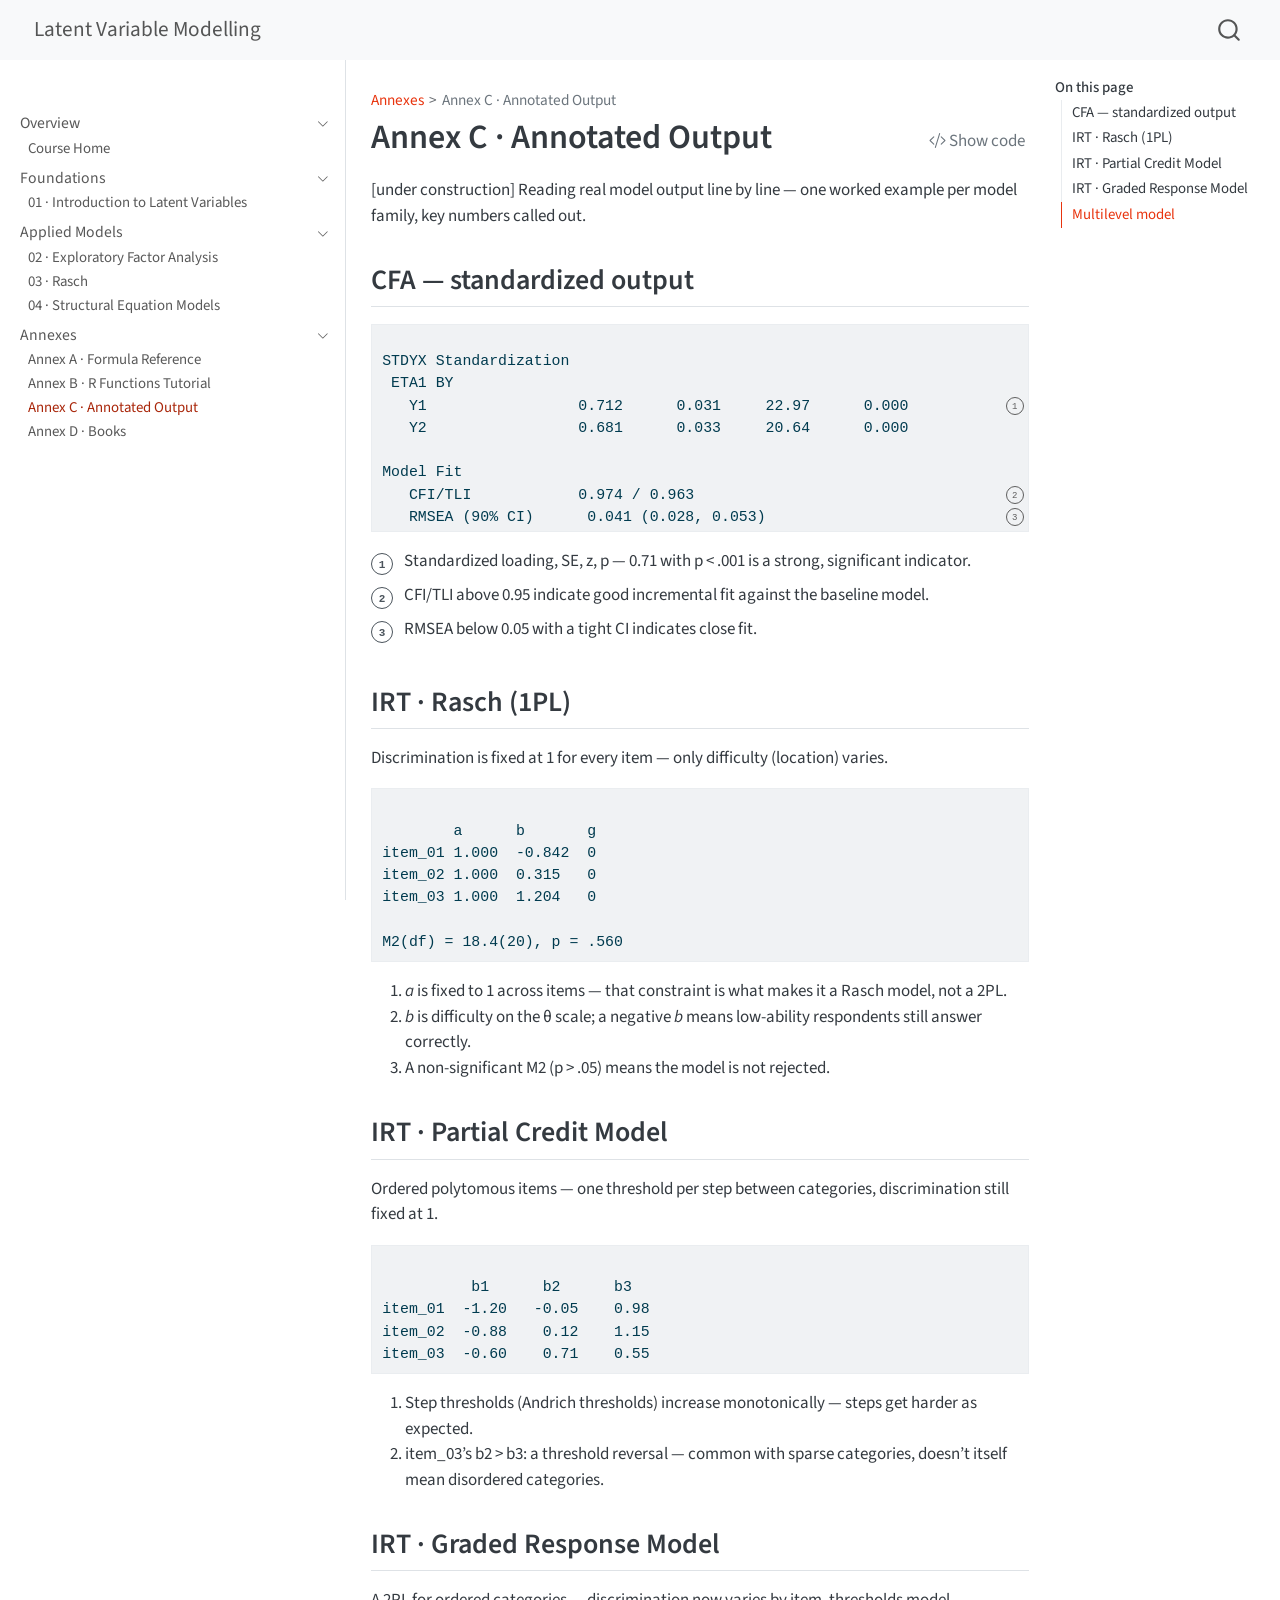
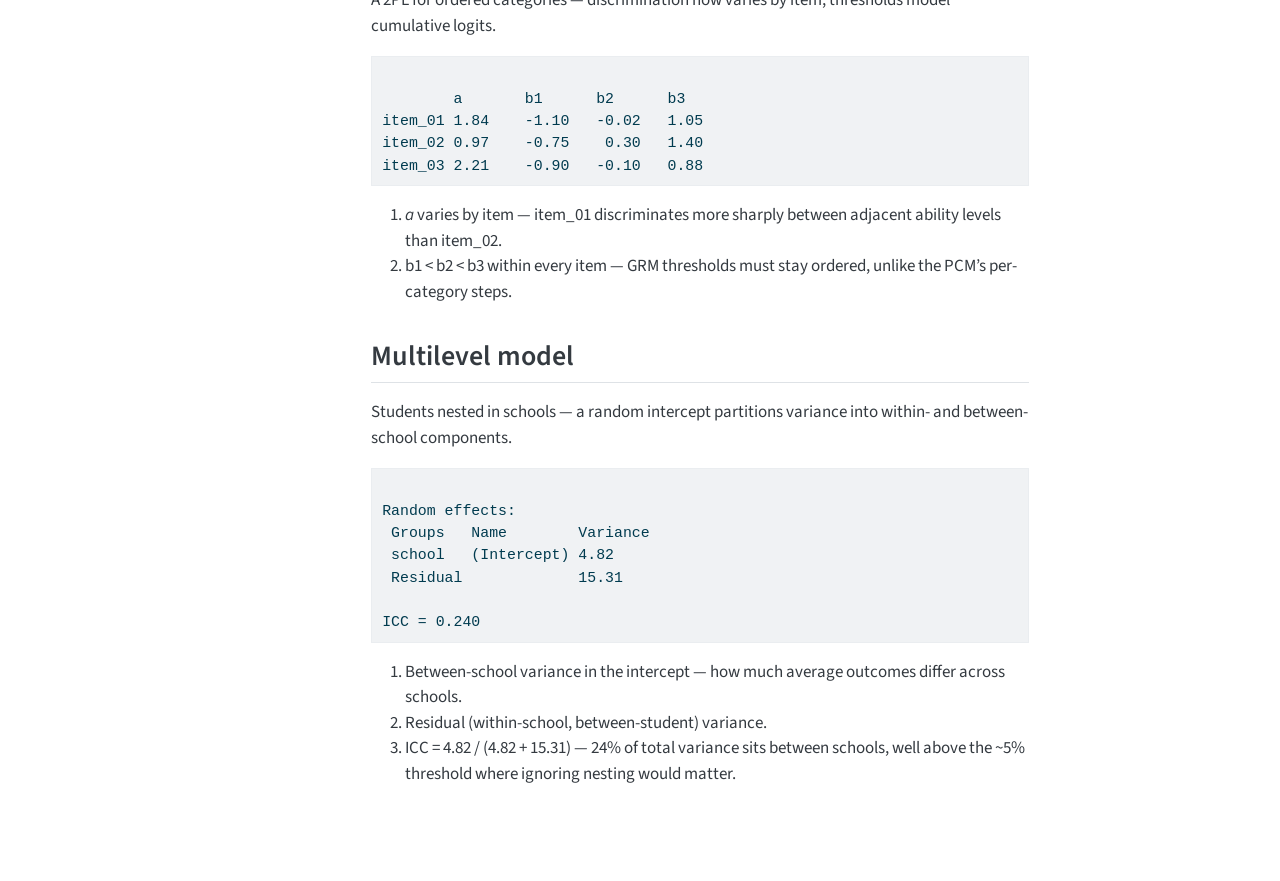
<file: annexes/c-annotated-output.html>
<!DOCTYPE html>
<html xmlns="http://www.w3.org/1999/xhtml" lang="en" xml:lang="en"><head>

<meta charset="utf-8">
<meta name="generator" content="quarto-1.8.25">

<meta name="viewport" content="width=device-width, initial-scale=1.0, user-scalable=yes">


<title>Annex C · Annotated Output – Latent Variable Modelling</title>
<style>
code{white-space: pre-wrap;}
span.smallcaps{font-variant: small-caps;}
div.columns{display: flex; gap: min(4vw, 1.5em);}
div.column{flex: auto; overflow-x: auto;}
div.hanging-indent{margin-left: 1.5em; text-indent: -1.5em;}
ul.task-list{list-style: none;}
ul.task-list li input[type="checkbox"] {
  width: 0.8em;
  margin: 0 0.8em 0.2em -1em; /* quarto-specific, see https://github.com/quarto-dev/quarto-cli/issues/4556 */ 
  vertical-align: middle;
}
/* CSS for syntax highlighting */
html { -webkit-text-size-adjust: 100%; }
pre > code.sourceCode { white-space: pre; position: relative; }
pre > code.sourceCode > span { display: inline-block; line-height: 1.25; }
pre > code.sourceCode > span:empty { height: 1.2em; }
.sourceCode { overflow: visible; }
code.sourceCode > span { color: inherit; text-decoration: inherit; }
div.sourceCode { margin: 1em 0; }
pre.sourceCode { margin: 0; }
@media screen {
div.sourceCode { overflow: auto; }
}
@media print {
pre > code.sourceCode { white-space: pre-wrap; }
pre > code.sourceCode > span { text-indent: -5em; padding-left: 5em; }
}
pre.numberSource code
  { counter-reset: source-line 0; }
pre.numberSource code > span
  { position: relative; left: -4em; counter-increment: source-line; }
pre.numberSource code > span > a:first-child::before
  { content: counter(source-line);
    position: relative; left: -1em; text-align: right; vertical-align: baseline;
    border: none; display: inline-block;
    -webkit-touch-callout: none; -webkit-user-select: none;
    -khtml-user-select: none; -moz-user-select: none;
    -ms-user-select: none; user-select: none;
    padding: 0 4px; width: 4em;
  }
pre.numberSource { margin-left: 3em;  padding-left: 4px; }
div.sourceCode
  {   }
@media screen {
pre > code.sourceCode > span > a:first-child::before { text-decoration: underline; }
}
</style>


<script src="../site_libs/quarto-nav/quarto-nav.js"></script>
<script src="../site_libs/quarto-nav/headroom.min.js"></script>
<script src="../site_libs/clipboard/clipboard.min.js"></script>
<script src="../site_libs/quarto-search/autocomplete.umd.js"></script>
<script src="../site_libs/quarto-search/fuse.min.js"></script>
<script src="../site_libs/quarto-search/quarto-search.js"></script>
<meta name="quarto:offset" content="../">
<script src="../site_libs/quarto-html/quarto.js" type="module"></script>
<script src="../site_libs/quarto-html/tabsets/tabsets.js" type="module"></script>
<script src="../site_libs/quarto-html/axe/axe-check.js" type="module"></script>
<script src="../site_libs/quarto-html/popper.min.js"></script>
<script src="../site_libs/quarto-html/tippy.umd.min.js"></script>
<script src="../site_libs/quarto-html/anchor.min.js"></script>
<link href="../site_libs/quarto-html/tippy.css" rel="stylesheet">
<link href="../site_libs/quarto-html/quarto-syntax-highlighting-7b89279ff1a6dce999919e0e67d4d9ec.css" rel="stylesheet" id="quarto-text-highlighting-styles">
<script src="../site_libs/bootstrap/bootstrap.min.js"></script>
<link href="../site_libs/bootstrap/bootstrap-icons.css" rel="stylesheet">
<link href="../site_libs/bootstrap/bootstrap-5a8a2046e66f82389673ed83b93da9f4.min.css" rel="stylesheet" append-hash="true" id="quarto-bootstrap" data-mode="light">
<script id="quarto-search-options" type="application/json">{
  "location": "navbar",
  "copy-button": false,
  "collapse-after": 3,
  "panel-placement": "end",
  "type": "overlay",
  "limit": 50,
  "keyboard-shortcut": [
    "f",
    "/",
    "s"
  ],
  "show-item-context": false,
  "language": {
    "search-no-results-text": "No results",
    "search-matching-documents-text": "matching documents",
    "search-copy-link-title": "Copy link to search",
    "search-hide-matches-text": "Hide additional matches",
    "search-more-match-text": "more match in this document",
    "search-more-matches-text": "more matches in this document",
    "search-clear-button-title": "Clear",
    "search-text-placeholder": "",
    "search-detached-cancel-button-title": "Cancel",
    "search-submit-button-title": "Submit",
    "search-label": "Search"
  }
}</script>


</head>

<body class="nav-sidebar docked nav-fixed quarto-light">

<div id="quarto-search-results"></div>
  <header id="quarto-header" class="headroom fixed-top">
    <nav class="navbar navbar-expand-lg " data-bs-theme="dark">
      <div class="navbar-container container-fluid">
      <div class="navbar-brand-container mx-auto">
    <a href="../index.html" class="navbar-brand navbar-brand-logo">
    </a>
    <a class="navbar-brand" href="../index.html">
    <span class="navbar-title">Latent Variable Modelling</span>
    </a>
  </div>
        <div class="quarto-navbar-tools tools-end">
</div>
          <div id="quarto-search" class="" title="Search"></div>
      </div> <!-- /container-fluid -->
    </nav>
  <nav class="quarto-secondary-nav">
    <div class="container-fluid d-flex">
      <button type="button" class="quarto-btn-toggle btn" data-bs-toggle="collapse" role="button" data-bs-target=".quarto-sidebar-collapse-item" aria-controls="quarto-sidebar" aria-expanded="false" aria-label="Toggle sidebar navigation" onclick="if (window.quartoToggleHeadroom) { window.quartoToggleHeadroom(); }">
        <i class="bi bi-layout-text-sidebar-reverse"></i>
      </button>
        <nav class="quarto-page-breadcrumbs" aria-label="breadcrumb"><ol class="breadcrumb"><li class="breadcrumb-item"><a href="../annexes/a-formulas.html">Annexes</a></li><li class="breadcrumb-item"><a href="../annexes/c-annotated-output.html">Annex C · Annotated Output</a></li></ol></nav>
        <a class="flex-grow-1" role="navigation" data-bs-toggle="collapse" data-bs-target=".quarto-sidebar-collapse-item" aria-controls="quarto-sidebar" aria-expanded="false" aria-label="Toggle sidebar navigation" onclick="if (window.quartoToggleHeadroom) { window.quartoToggleHeadroom(); }">      
        </a>
    </div>
  </nav>
</header>
<!-- content -->
<div id="quarto-content" class="quarto-container page-columns page-rows-contents page-layout-article page-navbar">
<!-- sidebar -->
  <nav id="quarto-sidebar" class="sidebar collapse collapse-horizontal quarto-sidebar-collapse-item sidebar-navigation docked overflow-auto">
    <div class="pt-lg-2 mt-2 text-left sidebar-header">
      <a href="../index.html" class="sidebar-logo-link">
      </a>
      </div>
    <div class="sidebar-menu-container"> 
    <ul class="list-unstyled mt-1">
        <li class="sidebar-item sidebar-item-section">
      <div class="sidebar-item-container"> 
            <a class="sidebar-item-text sidebar-link text-start" data-bs-toggle="collapse" data-bs-target="#quarto-sidebar-section-1" role="navigation" aria-expanded="true">
 <span class="menu-text">Overview</span></a>
          <a class="sidebar-item-toggle text-start" data-bs-toggle="collapse" data-bs-target="#quarto-sidebar-section-1" role="navigation" aria-expanded="true" aria-label="Toggle section">
            <i class="bi bi-chevron-right ms-2"></i>
          </a> 
      </div>
      <ul id="quarto-sidebar-section-1" class="collapse list-unstyled sidebar-section depth1 show">  
          <li class="sidebar-item">
  <div class="sidebar-item-container"> 
  <a href="../index.html" class="sidebar-item-text sidebar-link">
 <span class="menu-text">Course Home</span></a>
  </div>
</li>
      </ul>
  </li>
        <li class="sidebar-item sidebar-item-section">
      <div class="sidebar-item-container"> 
            <a class="sidebar-item-text sidebar-link text-start" data-bs-toggle="collapse" data-bs-target="#quarto-sidebar-section-2" role="navigation" aria-expanded="true">
 <span class="menu-text">Foundations</span></a>
          <a class="sidebar-item-toggle text-start" data-bs-toggle="collapse" data-bs-target="#quarto-sidebar-section-2" role="navigation" aria-expanded="true" aria-label="Toggle section">
            <i class="bi bi-chevron-right ms-2"></i>
          </a> 
      </div>
      <ul id="quarto-sidebar-section-2" class="collapse list-unstyled sidebar-section depth1 show">  
          <li class="sidebar-item">
  <div class="sidebar-item-container"> 
  <a href="../lectures/01-introduction.html" class="sidebar-item-text sidebar-link">
 <span class="menu-text">01 · Introduction to Latent Variables</span></a>
  </div>
</li>
      </ul>
  </li>
        <li class="sidebar-item sidebar-item-section">
      <div class="sidebar-item-container"> 
            <a class="sidebar-item-text sidebar-link text-start" data-bs-toggle="collapse" data-bs-target="#quarto-sidebar-section-3" role="navigation" aria-expanded="true">
 <span class="menu-text">Applied Models</span></a>
          <a class="sidebar-item-toggle text-start" data-bs-toggle="collapse" data-bs-target="#quarto-sidebar-section-3" role="navigation" aria-expanded="true" aria-label="Toggle section">
            <i class="bi bi-chevron-right ms-2"></i>
          </a> 
      </div>
      <ul id="quarto-sidebar-section-3" class="collapse list-unstyled sidebar-section depth1 show">  
          <li class="sidebar-item">
  <div class="sidebar-item-container"> 
  <a href="../lectures/02-efa.html" class="sidebar-item-text sidebar-link">
 <span class="menu-text">02 · Exploratory Factor Analysis</span></a>
  </div>
</li>
          <li class="sidebar-item">
  <div class="sidebar-item-container"> 
  <a href="../lectures/03_rasch.html" class="sidebar-item-text sidebar-link">
 <span class="menu-text">03 · Rasch</span></a>
  </div>
</li>
          <li class="sidebar-item">
  <div class="sidebar-item-container"> 
  <a href="../lectures/04-sem.html" class="sidebar-item-text sidebar-link">
 <span class="menu-text">04 · Structural Equation Models</span></a>
  </div>
</li>
      </ul>
  </li>
        <li class="sidebar-item sidebar-item-section">
      <div class="sidebar-item-container"> 
            <a class="sidebar-item-text sidebar-link text-start" data-bs-toggle="collapse" data-bs-target="#quarto-sidebar-section-4" role="navigation" aria-expanded="true">
 <span class="menu-text">Annexes</span></a>
          <a class="sidebar-item-toggle text-start" data-bs-toggle="collapse" data-bs-target="#quarto-sidebar-section-4" role="navigation" aria-expanded="true" aria-label="Toggle section">
            <i class="bi bi-chevron-right ms-2"></i>
          </a> 
      </div>
      <ul id="quarto-sidebar-section-4" class="collapse list-unstyled sidebar-section depth1 show">  
          <li class="sidebar-item">
  <div class="sidebar-item-container"> 
  <a href="../annexes/a-formulas.html" class="sidebar-item-text sidebar-link">
 <span class="menu-text">Annex A · Formula Reference</span></a>
  </div>
</li>
          <li class="sidebar-item">
  <div class="sidebar-item-container"> 
  <a href="../annexes/b-r-functions.html" class="sidebar-item-text sidebar-link">
 <span class="menu-text">Annex B · R Functions Tutorial</span></a>
  </div>
</li>
          <li class="sidebar-item">
  <div class="sidebar-item-container"> 
  <a href="../annexes/c-annotated-output.html" class="sidebar-item-text sidebar-link active">
 <span class="menu-text">Annex C · Annotated Output</span></a>
  </div>
</li>
          <li class="sidebar-item">
  <div class="sidebar-item-container"> 
  <a href="../annexes/d-books.html" class="sidebar-item-text sidebar-link">
 <span class="menu-text">Annex D · Books</span></a>
  </div>
</li>
      </ul>
  </li>
    </ul>
    </div>
</nav>
<div id="quarto-sidebar-glass" class="quarto-sidebar-collapse-item" data-bs-toggle="collapse" data-bs-target=".quarto-sidebar-collapse-item"></div>
<!-- margin-sidebar -->
    <div id="quarto-margin-sidebar" class="sidebar margin-sidebar">
        <nav id="TOC" role="doc-toc" class="toc-active">
    <h2 id="toc-title">On this page</h2>
   
  <ul>
  <li><a href="#cfa-standardized-output" id="toc-cfa-standardized-output" class="nav-link active" data-scroll-target="#cfa-standardized-output">CFA — standardized output</a></li>
  <li><a href="#irt-rasch-1pl" id="toc-irt-rasch-1pl" class="nav-link" data-scroll-target="#irt-rasch-1pl">IRT · Rasch (1PL)</a></li>
  <li><a href="#irt-partial-credit-model" id="toc-irt-partial-credit-model" class="nav-link" data-scroll-target="#irt-partial-credit-model">IRT · Partial Credit Model</a></li>
  <li><a href="#irt-graded-response-model" id="toc-irt-graded-response-model" class="nav-link" data-scroll-target="#irt-graded-response-model">IRT · Graded Response Model</a></li>
  <li><a href="#multilevel-model" id="toc-multilevel-model" class="nav-link" data-scroll-target="#multilevel-model">Multilevel model</a></li>
  </ul>
</nav>
    </div>
<!-- main -->
<main class="content" id="quarto-document-content">

<header id="title-block-header" class="quarto-title-block default"><nav class="quarto-page-breadcrumbs quarto-title-breadcrumbs d-none d-lg-block" aria-label="breadcrumb"><ol class="breadcrumb"><li class="breadcrumb-item"><a href="../annexes/a-formulas.html">Annexes</a></li><li class="breadcrumb-item"><a href="../annexes/c-annotated-output.html">Annex C · Annotated Output</a></li></ol></nav>
<div class="quarto-title">
<div class="quarto-title-block"><div><h1 class="title">Annex C · Annotated Output</h1><button type="button" class="btn code-tools-button" id="quarto-code-tools-source"><i class="bi"></i> Show code</button></div></div>
</div>



<div class="quarto-title-meta">

    
  
    
  </div>
  


</header>


<p>[under construction] Reading real model output line by line — one worked example per model family, key numbers called out.</p>
<section id="cfa-standardized-output" class="level2">
<h2 class="anchored" data-anchor-id="cfa-standardized-output">CFA — standardized output</h2>
<div class="code-copy-outer-scaffold"><div class="sourceCode" id="annotated-cell-1"><pre class="sourceCode default code-annotation-code code-with-copy code-annotated"><code class="sourceCode default"><span id="annotated-cell-1-1"><a href="#annotated-cell-1-1" aria-hidden="true" tabindex="-1"></a></span>
<span id="annotated-cell-1-2"><a href="#annotated-cell-1-2" aria-hidden="true" tabindex="-1"></a>STDYX Standardization</span>
<span id="annotated-cell-1-3"><a href="#annotated-cell-1-3" aria-hidden="true" tabindex="-1"></a> ETA1 BY</span>
<a class="code-annotation-anchor" data-target-cell="annotated-cell-1" data-target-annotation="1" onclick="event.preventDefault();">1</a><span id="annotated-cell-1-4" class="code-annotation-target"><a href="#annotated-cell-1-4" aria-hidden="true" tabindex="-1"></a>   Y1                 0.712      0.031     22.97      0.000</span>
<span id="annotated-cell-1-5"><a href="#annotated-cell-1-5" aria-hidden="true" tabindex="-1"></a>   Y2                 0.681      0.033     20.64      0.000</span>
<span id="annotated-cell-1-6"><a href="#annotated-cell-1-6" aria-hidden="true" tabindex="-1"></a></span>
<span id="annotated-cell-1-7"><a href="#annotated-cell-1-7" aria-hidden="true" tabindex="-1"></a>Model Fit</span>
<a class="code-annotation-anchor" data-target-cell="annotated-cell-1" data-target-annotation="2" onclick="event.preventDefault();">2</a><span id="annotated-cell-1-8" class="code-annotation-target"><a href="#annotated-cell-1-8" aria-hidden="true" tabindex="-1"></a>   CFI/TLI            0.974 / 0.963</span>
<a class="code-annotation-anchor" data-target-cell="annotated-cell-1" data-target-annotation="3" onclick="event.preventDefault();">3</a><span id="annotated-cell-1-9" class="code-annotation-target"><a href="#annotated-cell-1-9" aria-hidden="true" tabindex="-1"></a>   RMSEA (90% CI)      0.041 (0.028, 0.053)</span><div class="code-annotation-gutter-bg"></div><div class="code-annotation-gutter"></div></code></pre></div><button title="Copy to Clipboard" class="code-copy-button"><i class="bi"></i></button></div>
<dl class="code-annotation-container-grid">
<dt data-target-cell="annotated-cell-1" data-target-annotation="1">1</dt>
<dd>
<span data-code-cell="annotated-cell-1" data-code-lines="4" data-code-annotation="1">Standardized loading, SE, z, p — 0.71 with p &lt; .001 is a strong, significant indicator.</span>
</dd>
<dt data-target-cell="annotated-cell-1" data-target-annotation="2">2</dt>
<dd>
<span data-code-cell="annotated-cell-1" data-code-lines="8" data-code-annotation="2">CFI/TLI above 0.95 indicate good incremental fit against the baseline model.</span>
</dd>
<dt data-target-cell="annotated-cell-1" data-target-annotation="3">3</dt>
<dd>
<span data-code-cell="annotated-cell-1" data-code-lines="9" data-code-annotation="3">RMSEA below 0.05 with a tight CI indicates close fit.</span>
</dd>
</dl>
</section>
<section id="irt-rasch-1pl" class="level2">
<h2 class="anchored" data-anchor-id="irt-rasch-1pl">IRT · Rasch (1PL)</h2>
<p>Discrimination is fixed at 1 for every item — only difficulty (location) varies.</p>
<div class="code-copy-outer-scaffold"><div class="sourceCode" id="cb1"><pre class="sourceCode default code-with-copy"><code class="sourceCode default"><span id="cb1-1"><a href="#cb1-1" aria-hidden="true" tabindex="-1"></a></span>
<span id="cb1-2"><a href="#cb1-2" aria-hidden="true" tabindex="-1"></a>        a      b       g</span>
<span id="cb1-3"><a href="#cb1-3" aria-hidden="true" tabindex="-1"></a>item_01 1.000  -0.842  0</span>
<span id="cb1-4"><a href="#cb1-4" aria-hidden="true" tabindex="-1"></a>item_02 1.000  0.315   0</span>
<span id="cb1-5"><a href="#cb1-5" aria-hidden="true" tabindex="-1"></a>item_03 1.000  1.204   0</span>
<span id="cb1-6"><a href="#cb1-6" aria-hidden="true" tabindex="-1"></a></span>
<span id="cb1-7"><a href="#cb1-7" aria-hidden="true" tabindex="-1"></a>M2(df) = 18.4(20), p = .560</span></code></pre></div><button title="Copy to Clipboard" class="code-copy-button"><i class="bi"></i></button></div>
<ol type="1">
<li><em>a</em> is fixed to 1 across items — that constraint is what makes it a Rasch model, not a 2PL.</li>
<li><em>b</em> is difficulty on the θ scale; a negative <em>b</em> means low-ability respondents still answer correctly.</li>
<li>A non-significant M2 (p &gt; .05) means the model is not rejected.</li>
</ol>
</section>
<section id="irt-partial-credit-model" class="level2">
<h2 class="anchored" data-anchor-id="irt-partial-credit-model">IRT · Partial Credit Model</h2>
<p>Ordered polytomous items — one threshold per step between categories, discrimination still fixed at 1.</p>
<div class="code-copy-outer-scaffold"><div class="sourceCode" id="cb2"><pre class="sourceCode default code-with-copy"><code class="sourceCode default"><span id="cb2-1"><a href="#cb2-1" aria-hidden="true" tabindex="-1"></a></span>
<span id="cb2-2"><a href="#cb2-2" aria-hidden="true" tabindex="-1"></a>          b1      b2      b3</span>
<span id="cb2-3"><a href="#cb2-3" aria-hidden="true" tabindex="-1"></a>item_01  -1.20   -0.05    0.98</span>
<span id="cb2-4"><a href="#cb2-4" aria-hidden="true" tabindex="-1"></a>item_02  -0.88    0.12    1.15</span>
<span id="cb2-5"><a href="#cb2-5" aria-hidden="true" tabindex="-1"></a>item_03  -0.60    0.71    0.55</span></code></pre></div><button title="Copy to Clipboard" class="code-copy-button"><i class="bi"></i></button></div>
<ol type="1">
<li>Step thresholds (Andrich thresholds) increase monotonically — steps get harder as expected.</li>
<li>item_03’s b2 &gt; b3: a threshold reversal — common with sparse categories, doesn’t itself mean disordered categories.</li>
</ol>
</section>
<section id="irt-graded-response-model" class="level2">
<h2 class="anchored" data-anchor-id="irt-graded-response-model">IRT · Graded Response Model</h2>
<p>A 2PL for ordered categories — discrimination now varies by item, thresholds model cumulative logits.</p>
<div class="code-copy-outer-scaffold"><div class="sourceCode" id="cb3"><pre class="sourceCode default code-with-copy"><code class="sourceCode default"><span id="cb3-1"><a href="#cb3-1" aria-hidden="true" tabindex="-1"></a></span>
<span id="cb3-2"><a href="#cb3-2" aria-hidden="true" tabindex="-1"></a>        a       b1      b2      b3</span>
<span id="cb3-3"><a href="#cb3-3" aria-hidden="true" tabindex="-1"></a>item_01 1.84    -1.10   -0.02   1.05</span>
<span id="cb3-4"><a href="#cb3-4" aria-hidden="true" tabindex="-1"></a>item_02 0.97    -0.75    0.30   1.40</span>
<span id="cb3-5"><a href="#cb3-5" aria-hidden="true" tabindex="-1"></a>item_03 2.21    -0.90   -0.10   0.88</span></code></pre></div><button title="Copy to Clipboard" class="code-copy-button"><i class="bi"></i></button></div>
<ol type="1">
<li><em>a</em> varies by item — item_01 discriminates more sharply between adjacent ability levels than item_02.</li>
<li>b1 &lt; b2 &lt; b3 within every item — GRM thresholds must stay ordered, unlike the PCM’s per-category steps.</li>
</ol>
</section>
<section id="multilevel-model" class="level2">
<h2 class="anchored" data-anchor-id="multilevel-model">Multilevel model</h2>
<p>Students nested in schools — a random intercept partitions variance into within- and between-school components.</p>
<div class="code-copy-outer-scaffold"><div class="sourceCode" id="cb4"><pre class="sourceCode default code-with-copy"><code class="sourceCode default"><span id="cb4-1"><a href="#cb4-1" aria-hidden="true" tabindex="-1"></a></span>
<span id="cb4-2"><a href="#cb4-2" aria-hidden="true" tabindex="-1"></a>Random effects:</span>
<span id="cb4-3"><a href="#cb4-3" aria-hidden="true" tabindex="-1"></a> Groups   Name        Variance</span>
<span id="cb4-4"><a href="#cb4-4" aria-hidden="true" tabindex="-1"></a> school   (Intercept) 4.82</span>
<span id="cb4-5"><a href="#cb4-5" aria-hidden="true" tabindex="-1"></a> Residual             15.31</span>
<span id="cb4-6"><a href="#cb4-6" aria-hidden="true" tabindex="-1"></a></span>
<span id="cb4-7"><a href="#cb4-7" aria-hidden="true" tabindex="-1"></a>ICC = 0.240</span></code></pre></div><button title="Copy to Clipboard" class="code-copy-button"><i class="bi"></i></button></div>
<ol type="1">
<li>Between-school variance in the intercept — how much average outcomes differ across schools.</li>
<li>Residual (within-school, between-student) variance.</li>
<li>ICC = 4.82 / (4.82 + 15.31) — 24% of total variance sits between schools, well above the ~5% threshold where ignoring nesting would matter.</li>
</ol>


<!-- -->

</section>

</main> <!-- /main -->
<script id="quarto-html-after-body" type="application/javascript">
  window.document.addEventListener("DOMContentLoaded", function (event) {
    const icon = "";
    const anchorJS = new window.AnchorJS();
    anchorJS.options = {
      placement: 'right',
      icon: icon
    };
    anchorJS.add('.anchored');
    const isCodeAnnotation = (el) => {
      for (const clz of el.classList) {
        if (clz.startsWith('code-annotation-')) {                     
          return true;
        }
      }
      return false;
    }
    const onCopySuccess = function(e) {
      // button target
      const button = e.trigger;
      // don't keep focus
      button.blur();
      // flash "checked"
      button.classList.add('code-copy-button-checked');
      var currentTitle = button.getAttribute("title");
      button.setAttribute("title", "Copied!");
      let tooltip;
      if (window.bootstrap) {
        button.setAttribute("data-bs-toggle", "tooltip");
        button.setAttribute("data-bs-placement", "left");
        button.setAttribute("data-bs-title", "Copied!");
        tooltip = new bootstrap.Tooltip(button, 
          { trigger: "manual", 
            customClass: "code-copy-button-tooltip",
            offset: [0, -8]});
        tooltip.show();    
      }
      setTimeout(function() {
        if (tooltip) {
          tooltip.hide();
          button.removeAttribute("data-bs-title");
          button.removeAttribute("data-bs-toggle");
          button.removeAttribute("data-bs-placement");
        }
        button.setAttribute("title", currentTitle);
        button.classList.remove('code-copy-button-checked');
      }, 1000);
      // clear code selection
      e.clearSelection();
    }
    const getTextToCopy = function(trigger) {
      const outerScaffold = trigger.parentElement.cloneNode(true);
      const codeEl = outerScaffold.querySelector('code');
      for (const childEl of codeEl.children) {
        if (isCodeAnnotation(childEl)) {
          childEl.remove();
        }
      }
      return codeEl.innerText;
    }
    const clipboard = new window.ClipboardJS('.code-copy-button:not([data-in-quarto-modal])', {
      text: getTextToCopy
    });
    clipboard.on('success', onCopySuccess);
    if (window.document.getElementById('quarto-embedded-source-code-modal')) {
      const clipboardModal = new window.ClipboardJS('.code-copy-button[data-in-quarto-modal]', {
        text: getTextToCopy,
        container: window.document.getElementById('quarto-embedded-source-code-modal')
      });
      clipboardModal.on('success', onCopySuccess);
    }
    const viewSource = window.document.getElementById('quarto-view-source') ||
                       window.document.getElementById('quarto-code-tools-source');
    if (viewSource) {
      const sourceUrl = viewSource.getAttribute("data-quarto-source-url");
      viewSource.addEventListener("click", function(e) {
        if (sourceUrl) {
          // rstudio viewer pane
          if (/\bcapabilities=\b/.test(window.location)) {
            window.open(sourceUrl);
          } else {
            window.location.href = sourceUrl;
          }
        } else {
          const modal = new bootstrap.Modal(document.getElementById('quarto-embedded-source-code-modal'));
          modal.show();
        }
        return false;
      });
    }
    function toggleCodeHandler(show) {
      return function(e) {
        const detailsSrc = window.document.querySelectorAll(".cell > details > .sourceCode");
        for (let i=0; i<detailsSrc.length; i++) {
          const details = detailsSrc[i].parentElement;
          if (show) {
            details.open = true;
          } else {
            details.removeAttribute("open");
          }
        }
        const cellCodeDivs = window.document.querySelectorAll(".cell > .sourceCode");
        const fromCls = show ? "hidden" : "unhidden";
        const toCls = show ? "unhidden" : "hidden";
        for (let i=0; i<cellCodeDivs.length; i++) {
          const codeDiv = cellCodeDivs[i];
          if (codeDiv.classList.contains(fromCls)) {
            codeDiv.classList.remove(fromCls);
            codeDiv.classList.add(toCls);
          } 
        }
        return false;
      }
    }
    const hideAllCode = window.document.getElementById("quarto-hide-all-code");
    if (hideAllCode) {
      hideAllCode.addEventListener("click", toggleCodeHandler(false));
    }
    const showAllCode = window.document.getElementById("quarto-show-all-code");
    if (showAllCode) {
      showAllCode.addEventListener("click", toggleCodeHandler(true));
    }
      var localhostRegex = new RegExp(/^(?:http|https):\/\/localhost\:?[0-9]*\//);
      var mailtoRegex = new RegExp(/^mailto:/);
        var filterRegex = new RegExp("https:\/\/dacarras\.github\.io\/psi4048\/");
      var isInternal = (href) => {
          return filterRegex.test(href) || localhostRegex.test(href) || mailtoRegex.test(href);
      }
      // Inspect non-navigation links and adorn them if external
     var links = window.document.querySelectorAll('a[href]:not(.nav-link):not(.navbar-brand):not(.toc-action):not(.sidebar-link):not(.sidebar-item-toggle):not(.pagination-link):not(.no-external):not([aria-hidden]):not(.dropdown-item):not(.quarto-navigation-tool):not(.about-link)');
      for (var i=0; i<links.length; i++) {
        const link = links[i];
        if (!isInternal(link.href)) {
          // undo the damage that might have been done by quarto-nav.js in the case of
          // links that we want to consider external
          if (link.dataset.originalHref !== undefined) {
            link.href = link.dataset.originalHref;
          }
        }
      }
    function tippyHover(el, contentFn, onTriggerFn, onUntriggerFn) {
      const config = {
        allowHTML: true,
        maxWidth: 500,
        delay: 100,
        arrow: false,
        appendTo: function(el) {
            return el.parentElement;
        },
        interactive: true,
        interactiveBorder: 10,
        theme: 'quarto',
        placement: 'bottom-start',
      };
      if (contentFn) {
        config.content = contentFn;
      }
      if (onTriggerFn) {
        config.onTrigger = onTriggerFn;
      }
      if (onUntriggerFn) {
        config.onUntrigger = onUntriggerFn;
      }
      window.tippy(el, config); 
    }
    const noterefs = window.document.querySelectorAll('a[role="doc-noteref"]');
    for (var i=0; i<noterefs.length; i++) {
      const ref = noterefs[i];
      tippyHover(ref, function() {
        // use id or data attribute instead here
        let href = ref.getAttribute('data-footnote-href') || ref.getAttribute('href');
        try { href = new URL(href).hash; } catch {}
        const id = href.replace(/^#\/?/, "");
        const note = window.document.getElementById(id);
        if (note) {
          return note.innerHTML;
        } else {
          return "";
        }
      });
    }
    const xrefs = window.document.querySelectorAll('a.quarto-xref');
    const processXRef = (id, note) => {
      // Strip column container classes
      const stripColumnClz = (el) => {
        el.classList.remove("page-full", "page-columns");
        if (el.children) {
          for (const child of el.children) {
            stripColumnClz(child);
          }
        }
      }
      stripColumnClz(note)
      if (id === null || id.startsWith('sec-')) {
        // Special case sections, only their first couple elements
        const container = document.createElement("div");
        if (note.children && note.children.length > 2) {
          container.appendChild(note.children[0].cloneNode(true));
          for (let i = 1; i < note.children.length; i++) {
            const child = note.children[i];
            if (child.tagName === "P" && child.innerText === "") {
              continue;
            } else {
              container.appendChild(child.cloneNode(true));
              break;
            }
          }
          if (window.Quarto?.typesetMath) {
            window.Quarto.typesetMath(container);
          }
          return container.innerHTML
        } else {
          if (window.Quarto?.typesetMath) {
            window.Quarto.typesetMath(note);
          }
          return note.innerHTML;
        }
      } else {
        // Remove any anchor links if they are present
        const anchorLink = note.querySelector('a.anchorjs-link');
        if (anchorLink) {
          anchorLink.remove();
        }
        if (window.Quarto?.typesetMath) {
          window.Quarto.typesetMath(note);
        }
        if (note.classList.contains("callout")) {
          return note.outerHTML;
        } else {
          return note.innerHTML;
        }
      }
    }
    for (var i=0; i<xrefs.length; i++) {
      const xref = xrefs[i];
      tippyHover(xref, undefined, function(instance) {
        instance.disable();
        let url = xref.getAttribute('href');
        let hash = undefined; 
        if (url.startsWith('#')) {
          hash = url;
        } else {
          try { hash = new URL(url).hash; } catch {}
        }
        if (hash) {
          const id = hash.replace(/^#\/?/, "");
          const note = window.document.getElementById(id);
          if (note !== null) {
            try {
              const html = processXRef(id, note.cloneNode(true));
              instance.setContent(html);
            } finally {
              instance.enable();
              instance.show();
            }
          } else {
            // See if we can fetch this
            fetch(url.split('#')[0])
            .then(res => res.text())
            .then(html => {
              const parser = new DOMParser();
              const htmlDoc = parser.parseFromString(html, "text/html");
              const note = htmlDoc.getElementById(id);
              if (note !== null) {
                const html = processXRef(id, note);
                instance.setContent(html);
              } 
            }).finally(() => {
              instance.enable();
              instance.show();
            });
          }
        } else {
          // See if we can fetch a full url (with no hash to target)
          // This is a special case and we should probably do some content thinning / targeting
          fetch(url)
          .then(res => res.text())
          .then(html => {
            const parser = new DOMParser();
            const htmlDoc = parser.parseFromString(html, "text/html");
            const note = htmlDoc.querySelector('main.content');
            if (note !== null) {
              // This should only happen for chapter cross references
              // (since there is no id in the URL)
              // remove the first header
              if (note.children.length > 0 && note.children[0].tagName === "HEADER") {
                note.children[0].remove();
              }
              const html = processXRef(null, note);
              instance.setContent(html);
            } 
          }).finally(() => {
            instance.enable();
            instance.show();
          });
        }
      }, function(instance) {
      });
    }
        let selectedAnnoteEl;
        const selectorForAnnotation = ( cell, annotation) => {
          let cellAttr = 'data-code-cell="' + cell + '"';
          let lineAttr = 'data-code-annotation="' +  annotation + '"';
          const selector = 'span[' + cellAttr + '][' + lineAttr + ']';
          return selector;
        }
        const selectCodeLines = (annoteEl) => {
          const doc = window.document;
          const targetCell = annoteEl.getAttribute("data-target-cell");
          const targetAnnotation = annoteEl.getAttribute("data-target-annotation");
          const annoteSpan = window.document.querySelector(selectorForAnnotation(targetCell, targetAnnotation));
          const lines = annoteSpan.getAttribute("data-code-lines").split(",");
          const lineIds = lines.map((line) => {
            return targetCell + "-" + line;
          })
          let top = null;
          let height = null;
          let parent = null;
          if (lineIds.length > 0) {
              //compute the position of the single el (top and bottom and make a div)
              const el = window.document.getElementById(lineIds[0]);
              top = el.offsetTop;
              height = el.offsetHeight;
              parent = el.parentElement.parentElement;
            if (lineIds.length > 1) {
              const lastEl = window.document.getElementById(lineIds[lineIds.length - 1]);
              const bottom = lastEl.offsetTop + lastEl.offsetHeight;
              height = bottom - top;
            }
            if (top !== null && height !== null && parent !== null) {
              // cook up a div (if necessary) and position it 
              let div = window.document.getElementById("code-annotation-line-highlight");
              if (div === null) {
                div = window.document.createElement("div");
                div.setAttribute("id", "code-annotation-line-highlight");
                div.style.position = 'absolute';
                parent.appendChild(div);
              }
              div.style.top = top - 2 + "px";
              div.style.height = height + 4 + "px";
              div.style.left = 0;
              let gutterDiv = window.document.getElementById("code-annotation-line-highlight-gutter");
              if (gutterDiv === null) {
                gutterDiv = window.document.createElement("div");
                gutterDiv.setAttribute("id", "code-annotation-line-highlight-gutter");
                gutterDiv.style.position = 'absolute';
                const codeCell = window.document.getElementById(targetCell);
                const gutter = codeCell.querySelector('.code-annotation-gutter');
                gutter.appendChild(gutterDiv);
              }
              gutterDiv.style.top = top - 2 + "px";
              gutterDiv.style.height = height + 4 + "px";
            }
            selectedAnnoteEl = annoteEl;
          }
        };
        const unselectCodeLines = () => {
          const elementsIds = ["code-annotation-line-highlight", "code-annotation-line-highlight-gutter"];
          elementsIds.forEach((elId) => {
            const div = window.document.getElementById(elId);
            if (div) {
              div.remove();
            }
          });
          selectedAnnoteEl = undefined;
        };
          // Handle positioning of the toggle
      window.addEventListener(
        "resize",
        throttle(() => {
          elRect = undefined;
          if (selectedAnnoteEl) {
            selectCodeLines(selectedAnnoteEl);
          }
        }, 10)
      );
      function throttle(fn, ms) {
      let throttle = false;
      let timer;
        return (...args) => {
          if(!throttle) { // first call gets through
              fn.apply(this, args);
              throttle = true;
          } else { // all the others get throttled
              if(timer) clearTimeout(timer); // cancel #2
              timer = setTimeout(() => {
                fn.apply(this, args);
                timer = throttle = false;
              }, ms);
          }
        };
      }
        // Attach click handler to the DT
        const annoteDls = window.document.querySelectorAll('dt[data-target-cell]');
        for (const annoteDlNode of annoteDls) {
          annoteDlNode.addEventListener('click', (event) => {
            const clickedEl = event.target;
            if (clickedEl !== selectedAnnoteEl) {
              unselectCodeLines();
              const activeEl = window.document.querySelector('dt[data-target-cell].code-annotation-active');
              if (activeEl) {
                activeEl.classList.remove('code-annotation-active');
              }
              selectCodeLines(clickedEl);
              clickedEl.classList.add('code-annotation-active');
            } else {
              // Unselect the line
              unselectCodeLines();
              clickedEl.classList.remove('code-annotation-active');
            }
          });
        }
    const findCites = (el) => {
      const parentEl = el.parentElement;
      if (parentEl) {
        const cites = parentEl.dataset.cites;
        if (cites) {
          return {
            el,
            cites: cites.split(' ')
          };
        } else {
          return findCites(el.parentElement)
        }
      } else {
        return undefined;
      }
    };
    var bibliorefs = window.document.querySelectorAll('a[role="doc-biblioref"]');
    for (var i=0; i<bibliorefs.length; i++) {
      const ref = bibliorefs[i];
      const citeInfo = findCites(ref);
      if (citeInfo) {
        tippyHover(citeInfo.el, function() {
          var popup = window.document.createElement('div');
          citeInfo.cites.forEach(function(cite) {
            var citeDiv = window.document.createElement('div');
            citeDiv.classList.add('hanging-indent');
            citeDiv.classList.add('csl-entry');
            var biblioDiv = window.document.getElementById('ref-' + cite);
            if (biblioDiv) {
              citeDiv.innerHTML = biblioDiv.innerHTML;
            }
            popup.appendChild(citeDiv);
          });
          return popup.innerHTML;
        });
      }
    }
  });
  </script><div class="modal fade" id="quarto-embedded-source-code-modal" tabindex="-1" aria-labelledby="quarto-embedded-source-code-modal-label" aria-hidden="true"><div class="modal-dialog modal-dialog-scrollable"><div class="modal-content"><div class="modal-header"><h5 class="modal-title" id="quarto-embedded-source-code-modal-label">Source Code</h5><button class="btn-close" data-bs-dismiss="modal"></button></div><div class="modal-body"><div class="">
<div class="code-copy-outer-scaffold"><div class="sourceCode" id="cb5" data-shortcodes="false"><pre class="sourceCode markdown code-with-copy"><code class="sourceCode markdown"><span id="cb5-1"><a href="#cb5-1" aria-hidden="true" tabindex="-1"></a><span class="co">---</span></span>
<span id="cb5-2"><a href="#cb5-2" aria-hidden="true" tabindex="-1"></a><span class="an">title:</span><span class="co"> "Annex C · Annotated Output"</span></span>
<span id="cb5-3"><a href="#cb5-3" aria-hidden="true" tabindex="-1"></a><span class="co">---</span></span>
<span id="cb5-4"><a href="#cb5-4" aria-hidden="true" tabindex="-1"></a></span>
<span id="cb5-5"><a href="#cb5-5" aria-hidden="true" tabindex="-1"></a><span class="co">[</span><span class="ot">under construction</span><span class="co">]</span> Reading real model output line by line — one worked example per model family, key numbers called out.</span>
<span id="cb5-6"><a href="#cb5-6" aria-hidden="true" tabindex="-1"></a></span>
<span id="cb5-7"><a href="#cb5-7" aria-hidden="true" tabindex="-1"></a><span class="fu">## CFA — standardized output</span></span>
<span id="cb5-8"><a href="#cb5-8" aria-hidden="true" tabindex="-1"></a></span>
<span id="cb5-9"><a href="#cb5-9" aria-hidden="true" tabindex="-1"></a><span class="in">```{.default}</span></span>
<span id="cb5-10"><a href="#cb5-10" aria-hidden="true" tabindex="-1"></a></span>
<span id="cb5-11"><a href="#cb5-11" aria-hidden="true" tabindex="-1"></a><span class="in">STDYX Standardization</span></span>
<span id="cb5-12"><a href="#cb5-12" aria-hidden="true" tabindex="-1"></a><span class="in"> ETA1 BY</span></span>
<span id="cb5-13"><a href="#cb5-13" aria-hidden="true" tabindex="-1"></a><span class="in">   Y1                 0.712      0.031     22.97      0.000    # &lt;1&gt;</span></span>
<span id="cb5-14"><a href="#cb5-14" aria-hidden="true" tabindex="-1"></a><span class="in">   Y2                 0.681      0.033     20.64      0.000</span></span>
<span id="cb5-15"><a href="#cb5-15" aria-hidden="true" tabindex="-1"></a></span>
<span id="cb5-16"><a href="#cb5-16" aria-hidden="true" tabindex="-1"></a><span class="in">Model Fit</span></span>
<span id="cb5-17"><a href="#cb5-17" aria-hidden="true" tabindex="-1"></a><span class="in">   CFI/TLI            0.974 / 0.963           # &lt;2&gt;</span></span>
<span id="cb5-18"><a href="#cb5-18" aria-hidden="true" tabindex="-1"></a><span class="in">   RMSEA (90% CI)      0.041 (0.028, 0.053)   # &lt;3&gt;</span></span>
<span id="cb5-19"><a href="#cb5-19" aria-hidden="true" tabindex="-1"></a></span>
<span id="cb5-20"><a href="#cb5-20" aria-hidden="true" tabindex="-1"></a><span class="in">```</span></span>
<span id="cb5-21"><a href="#cb5-21" aria-hidden="true" tabindex="-1"></a></span>
<span id="cb5-22"><a href="#cb5-22" aria-hidden="true" tabindex="-1"></a><span class="ss">1. </span>Standardized loading, SE, z, p — 0.71 with p &lt; .001 is a strong, significant indicator.</span>
<span id="cb5-23"><a href="#cb5-23" aria-hidden="true" tabindex="-1"></a><span class="ss">2. </span>CFI/TLI above 0.95 indicate good incremental fit against the baseline model.</span>
<span id="cb5-24"><a href="#cb5-24" aria-hidden="true" tabindex="-1"></a><span class="ss">3. </span>RMSEA below 0.05 with a tight CI indicates close fit.</span>
<span id="cb5-25"><a href="#cb5-25" aria-hidden="true" tabindex="-1"></a></span>
<span id="cb5-26"><a href="#cb5-26" aria-hidden="true" tabindex="-1"></a><span class="fu">## IRT · Rasch (1PL)</span></span>
<span id="cb5-27"><a href="#cb5-27" aria-hidden="true" tabindex="-1"></a></span>
<span id="cb5-28"><a href="#cb5-28" aria-hidden="true" tabindex="-1"></a>Discrimination is fixed at 1 for every item — only difficulty (location) varies.</span>
<span id="cb5-29"><a href="#cb5-29" aria-hidden="true" tabindex="-1"></a></span>
<span id="cb5-30"><a href="#cb5-30" aria-hidden="true" tabindex="-1"></a><span class="in">```{.default}</span></span>
<span id="cb5-31"><a href="#cb5-31" aria-hidden="true" tabindex="-1"></a></span>
<span id="cb5-32"><a href="#cb5-32" aria-hidden="true" tabindex="-1"></a><span class="in">        a      b       g</span></span>
<span id="cb5-33"><a href="#cb5-33" aria-hidden="true" tabindex="-1"></a><span class="in">item_01 1.000  -0.842  0</span></span>
<span id="cb5-34"><a href="#cb5-34" aria-hidden="true" tabindex="-1"></a><span class="in">item_02 1.000  0.315   0</span></span>
<span id="cb5-35"><a href="#cb5-35" aria-hidden="true" tabindex="-1"></a><span class="in">item_03 1.000  1.204   0</span></span>
<span id="cb5-36"><a href="#cb5-36" aria-hidden="true" tabindex="-1"></a></span>
<span id="cb5-37"><a href="#cb5-37" aria-hidden="true" tabindex="-1"></a><span class="in">M2(df) = 18.4(20), p = .560</span></span>
<span id="cb5-38"><a href="#cb5-38" aria-hidden="true" tabindex="-1"></a><span class="in">```</span></span>
<span id="cb5-39"><a href="#cb5-39" aria-hidden="true" tabindex="-1"></a></span>
<span id="cb5-40"><a href="#cb5-40" aria-hidden="true" tabindex="-1"></a><span class="ss">1. </span>*a* is fixed to 1 across items — that constraint is what makes it a Rasch model, not a 2PL.</span>
<span id="cb5-41"><a href="#cb5-41" aria-hidden="true" tabindex="-1"></a><span class="ss">2. </span>*b* is difficulty on the θ scale; a negative *b* means low-ability respondents still answer correctly.</span>
<span id="cb5-42"><a href="#cb5-42" aria-hidden="true" tabindex="-1"></a><span class="ss">3. </span>A non-significant M2 (p &gt; .05) means the model is not rejected.</span>
<span id="cb5-43"><a href="#cb5-43" aria-hidden="true" tabindex="-1"></a></span>
<span id="cb5-44"><a href="#cb5-44" aria-hidden="true" tabindex="-1"></a><span class="fu">## IRT · Partial Credit Model</span></span>
<span id="cb5-45"><a href="#cb5-45" aria-hidden="true" tabindex="-1"></a></span>
<span id="cb5-46"><a href="#cb5-46" aria-hidden="true" tabindex="-1"></a>Ordered polytomous items — one threshold per step between categories, discrimination still fixed at 1.</span>
<span id="cb5-47"><a href="#cb5-47" aria-hidden="true" tabindex="-1"></a></span>
<span id="cb5-48"><a href="#cb5-48" aria-hidden="true" tabindex="-1"></a><span class="in">```{.default}</span></span>
<span id="cb5-49"><a href="#cb5-49" aria-hidden="true" tabindex="-1"></a></span>
<span id="cb5-50"><a href="#cb5-50" aria-hidden="true" tabindex="-1"></a><span class="in">          b1      b2      b3</span></span>
<span id="cb5-51"><a href="#cb5-51" aria-hidden="true" tabindex="-1"></a><span class="in">item_01  -1.20   -0.05    0.98</span></span>
<span id="cb5-52"><a href="#cb5-52" aria-hidden="true" tabindex="-1"></a><span class="in">item_02  -0.88    0.12    1.15</span></span>
<span id="cb5-53"><a href="#cb5-53" aria-hidden="true" tabindex="-1"></a><span class="in">item_03  -0.60    0.71    0.55</span></span>
<span id="cb5-54"><a href="#cb5-54" aria-hidden="true" tabindex="-1"></a></span>
<span id="cb5-55"><a href="#cb5-55" aria-hidden="true" tabindex="-1"></a><span class="in">```</span></span>
<span id="cb5-56"><a href="#cb5-56" aria-hidden="true" tabindex="-1"></a></span>
<span id="cb5-57"><a href="#cb5-57" aria-hidden="true" tabindex="-1"></a><span class="ss">1. </span>Step thresholds (Andrich thresholds) increase monotonically — steps get harder as expected.</span>
<span id="cb5-58"><a href="#cb5-58" aria-hidden="true" tabindex="-1"></a><span class="ss">2. </span>item_03's b2 &gt; b3: a threshold reversal — common with sparse categories, doesn't itself mean disordered categories.</span>
<span id="cb5-59"><a href="#cb5-59" aria-hidden="true" tabindex="-1"></a></span>
<span id="cb5-60"><a href="#cb5-60" aria-hidden="true" tabindex="-1"></a><span class="fu">## IRT · Graded Response Model</span></span>
<span id="cb5-61"><a href="#cb5-61" aria-hidden="true" tabindex="-1"></a></span>
<span id="cb5-62"><a href="#cb5-62" aria-hidden="true" tabindex="-1"></a>A 2PL for ordered categories — discrimination now varies by item, thresholds model cumulative logits.</span>
<span id="cb5-63"><a href="#cb5-63" aria-hidden="true" tabindex="-1"></a></span>
<span id="cb5-64"><a href="#cb5-64" aria-hidden="true" tabindex="-1"></a><span class="in">```{.default}</span></span>
<span id="cb5-65"><a href="#cb5-65" aria-hidden="true" tabindex="-1"></a></span>
<span id="cb5-66"><a href="#cb5-66" aria-hidden="true" tabindex="-1"></a><span class="in">        a       b1      b2      b3</span></span>
<span id="cb5-67"><a href="#cb5-67" aria-hidden="true" tabindex="-1"></a><span class="in">item_01 1.84    -1.10   -0.02   1.05</span></span>
<span id="cb5-68"><a href="#cb5-68" aria-hidden="true" tabindex="-1"></a><span class="in">item_02 0.97    -0.75    0.30   1.40</span></span>
<span id="cb5-69"><a href="#cb5-69" aria-hidden="true" tabindex="-1"></a><span class="in">item_03 2.21    -0.90   -0.10   0.88</span></span>
<span id="cb5-70"><a href="#cb5-70" aria-hidden="true" tabindex="-1"></a></span>
<span id="cb5-71"><a href="#cb5-71" aria-hidden="true" tabindex="-1"></a><span class="in">```</span></span>
<span id="cb5-72"><a href="#cb5-72" aria-hidden="true" tabindex="-1"></a></span>
<span id="cb5-73"><a href="#cb5-73" aria-hidden="true" tabindex="-1"></a><span class="ss">1. </span>*a* varies by item — item_01 discriminates more sharply between adjacent ability levels than item_02.</span>
<span id="cb5-74"><a href="#cb5-74" aria-hidden="true" tabindex="-1"></a><span class="ss">2. </span>b1 &lt; b2 &lt; b3 within every item — GRM thresholds must stay ordered, unlike the PCM's per-category steps.</span>
<span id="cb5-75"><a href="#cb5-75" aria-hidden="true" tabindex="-1"></a></span>
<span id="cb5-76"><a href="#cb5-76" aria-hidden="true" tabindex="-1"></a><span class="fu">## Multilevel model</span></span>
<span id="cb5-77"><a href="#cb5-77" aria-hidden="true" tabindex="-1"></a></span>
<span id="cb5-78"><a href="#cb5-78" aria-hidden="true" tabindex="-1"></a>Students nested in schools — a random intercept partitions variance into within- and between-school components.</span>
<span id="cb5-79"><a href="#cb5-79" aria-hidden="true" tabindex="-1"></a></span>
<span id="cb5-80"><a href="#cb5-80" aria-hidden="true" tabindex="-1"></a><span class="in">```{.default}</span></span>
<span id="cb5-81"><a href="#cb5-81" aria-hidden="true" tabindex="-1"></a></span>
<span id="cb5-82"><a href="#cb5-82" aria-hidden="true" tabindex="-1"></a><span class="in">Random effects:</span></span>
<span id="cb5-83"><a href="#cb5-83" aria-hidden="true" tabindex="-1"></a><span class="in"> Groups   Name        Variance</span></span>
<span id="cb5-84"><a href="#cb5-84" aria-hidden="true" tabindex="-1"></a><span class="in"> school   (Intercept) 4.82</span></span>
<span id="cb5-85"><a href="#cb5-85" aria-hidden="true" tabindex="-1"></a><span class="in"> Residual             15.31</span></span>
<span id="cb5-86"><a href="#cb5-86" aria-hidden="true" tabindex="-1"></a></span>
<span id="cb5-87"><a href="#cb5-87" aria-hidden="true" tabindex="-1"></a><span class="in">ICC = 0.240</span></span>
<span id="cb5-88"><a href="#cb5-88" aria-hidden="true" tabindex="-1"></a></span>
<span id="cb5-89"><a href="#cb5-89" aria-hidden="true" tabindex="-1"></a><span class="in">```</span></span>
<span id="cb5-90"><a href="#cb5-90" aria-hidden="true" tabindex="-1"></a></span>
<span id="cb5-91"><a href="#cb5-91" aria-hidden="true" tabindex="-1"></a><span class="ss">1. </span>Between-school variance in the intercept — how much average outcomes differ across schools.</span>
<span id="cb5-92"><a href="#cb5-92" aria-hidden="true" tabindex="-1"></a><span class="ss">2. </span>Residual (within-school, between-student) variance.</span>
<span id="cb5-93"><a href="#cb5-93" aria-hidden="true" tabindex="-1"></a><span class="ss">3. </span>ICC = 4.82 / (4.82 + 15.31) — 24% of total variance sits between schools, well above the ~5% threshold where ignoring nesting would matter.</span></code></pre></div><button title="Copy to Clipboard" class="code-copy-button" data-in-quarto-modal=""><i class="bi"></i></button></div>
</div></div></div></div></div>
</div> <!-- /content -->




</body></html>
</file>
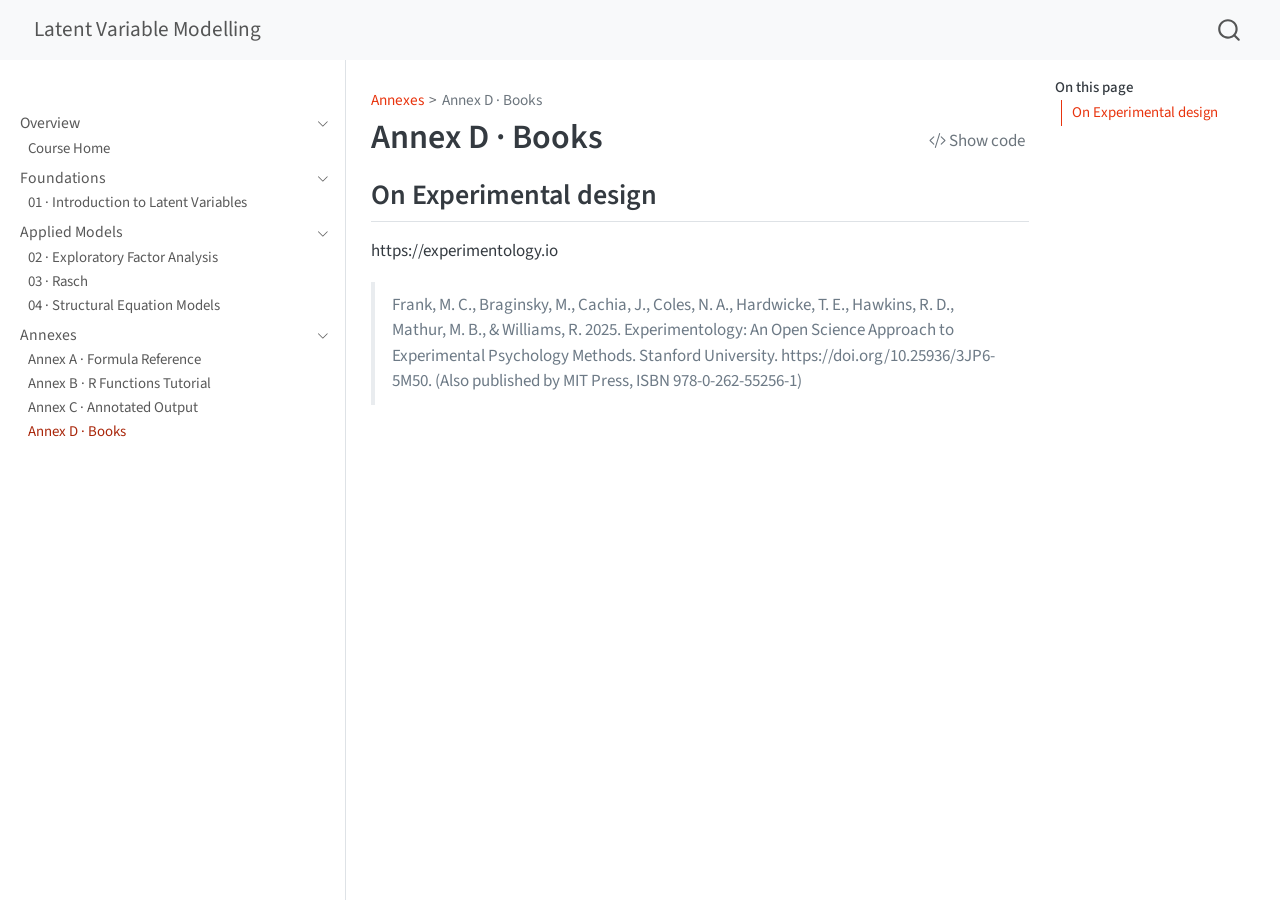
<file: annexes/d-books.html>
<!DOCTYPE html>
<html xmlns="http://www.w3.org/1999/xhtml" lang="en" xml:lang="en"><head>

<meta charset="utf-8">
<meta name="generator" content="quarto-1.8.25">

<meta name="viewport" content="width=device-width, initial-scale=1.0, user-scalable=yes">


<title>Annex D · Books – Latent Variable Modelling</title>
<style>
code{white-space: pre-wrap;}
span.smallcaps{font-variant: small-caps;}
div.columns{display: flex; gap: min(4vw, 1.5em);}
div.column{flex: auto; overflow-x: auto;}
div.hanging-indent{margin-left: 1.5em; text-indent: -1.5em;}
ul.task-list{list-style: none;}
ul.task-list li input[type="checkbox"] {
  width: 0.8em;
  margin: 0 0.8em 0.2em -1em; /* quarto-specific, see https://github.com/quarto-dev/quarto-cli/issues/4556 */ 
  vertical-align: middle;
}
/* CSS for syntax highlighting */
html { -webkit-text-size-adjust: 100%; }
pre > code.sourceCode { white-space: pre; position: relative; }
pre > code.sourceCode > span { display: inline-block; line-height: 1.25; }
pre > code.sourceCode > span:empty { height: 1.2em; }
.sourceCode { overflow: visible; }
code.sourceCode > span { color: inherit; text-decoration: inherit; }
div.sourceCode { margin: 1em 0; }
pre.sourceCode { margin: 0; }
@media screen {
div.sourceCode { overflow: auto; }
}
@media print {
pre > code.sourceCode { white-space: pre-wrap; }
pre > code.sourceCode > span { text-indent: -5em; padding-left: 5em; }
}
pre.numberSource code
  { counter-reset: source-line 0; }
pre.numberSource code > span
  { position: relative; left: -4em; counter-increment: source-line; }
pre.numberSource code > span > a:first-child::before
  { content: counter(source-line);
    position: relative; left: -1em; text-align: right; vertical-align: baseline;
    border: none; display: inline-block;
    -webkit-touch-callout: none; -webkit-user-select: none;
    -khtml-user-select: none; -moz-user-select: none;
    -ms-user-select: none; user-select: none;
    padding: 0 4px; width: 4em;
  }
pre.numberSource { margin-left: 3em;  padding-left: 4px; }
div.sourceCode
  {   }
@media screen {
pre > code.sourceCode > span > a:first-child::before { text-decoration: underline; }
}
</style>


<script src="../site_libs/quarto-nav/quarto-nav.js"></script>
<script src="../site_libs/quarto-nav/headroom.min.js"></script>
<script src="../site_libs/clipboard/clipboard.min.js"></script>
<script src="../site_libs/quarto-search/autocomplete.umd.js"></script>
<script src="../site_libs/quarto-search/fuse.min.js"></script>
<script src="../site_libs/quarto-search/quarto-search.js"></script>
<meta name="quarto:offset" content="../">
<script src="../site_libs/quarto-html/quarto.js" type="module"></script>
<script src="../site_libs/quarto-html/tabsets/tabsets.js" type="module"></script>
<script src="../site_libs/quarto-html/axe/axe-check.js" type="module"></script>
<script src="../site_libs/quarto-html/popper.min.js"></script>
<script src="../site_libs/quarto-html/tippy.umd.min.js"></script>
<script src="../site_libs/quarto-html/anchor.min.js"></script>
<link href="../site_libs/quarto-html/tippy.css" rel="stylesheet">
<link href="../site_libs/quarto-html/quarto-syntax-highlighting-7b89279ff1a6dce999919e0e67d4d9ec.css" rel="stylesheet" id="quarto-text-highlighting-styles">
<script src="../site_libs/bootstrap/bootstrap.min.js"></script>
<link href="../site_libs/bootstrap/bootstrap-icons.css" rel="stylesheet">
<link href="../site_libs/bootstrap/bootstrap-5a8a2046e66f82389673ed83b93da9f4.min.css" rel="stylesheet" append-hash="true" id="quarto-bootstrap" data-mode="light">
<script id="quarto-search-options" type="application/json">{
  "location": "navbar",
  "copy-button": false,
  "collapse-after": 3,
  "panel-placement": "end",
  "type": "overlay",
  "limit": 50,
  "keyboard-shortcut": [
    "f",
    "/",
    "s"
  ],
  "show-item-context": false,
  "language": {
    "search-no-results-text": "No results",
    "search-matching-documents-text": "matching documents",
    "search-copy-link-title": "Copy link to search",
    "search-hide-matches-text": "Hide additional matches",
    "search-more-match-text": "more match in this document",
    "search-more-matches-text": "more matches in this document",
    "search-clear-button-title": "Clear",
    "search-text-placeholder": "",
    "search-detached-cancel-button-title": "Cancel",
    "search-submit-button-title": "Submit",
    "search-label": "Search"
  }
}</script>


</head>

<body class="nav-sidebar docked nav-fixed quarto-light">

<div id="quarto-search-results"></div>
  <header id="quarto-header" class="headroom fixed-top">
    <nav class="navbar navbar-expand-lg " data-bs-theme="dark">
      <div class="navbar-container container-fluid">
      <div class="navbar-brand-container mx-auto">
    <a href="../index.html" class="navbar-brand navbar-brand-logo">
    </a>
    <a class="navbar-brand" href="../index.html">
    <span class="navbar-title">Latent Variable Modelling</span>
    </a>
  </div>
        <div class="quarto-navbar-tools tools-end">
</div>
          <div id="quarto-search" class="" title="Search"></div>
      </div> <!-- /container-fluid -->
    </nav>
  <nav class="quarto-secondary-nav">
    <div class="container-fluid d-flex">
      <button type="button" class="quarto-btn-toggle btn" data-bs-toggle="collapse" role="button" data-bs-target=".quarto-sidebar-collapse-item" aria-controls="quarto-sidebar" aria-expanded="false" aria-label="Toggle sidebar navigation" onclick="if (window.quartoToggleHeadroom) { window.quartoToggleHeadroom(); }">
        <i class="bi bi-layout-text-sidebar-reverse"></i>
      </button>
        <nav class="quarto-page-breadcrumbs" aria-label="breadcrumb"><ol class="breadcrumb"><li class="breadcrumb-item"><a href="../annexes/a-formulas.html">Annexes</a></li><li class="breadcrumb-item"><a href="../annexes/d-books.html">Annex D · Books</a></li></ol></nav>
        <a class="flex-grow-1" role="navigation" data-bs-toggle="collapse" data-bs-target=".quarto-sidebar-collapse-item" aria-controls="quarto-sidebar" aria-expanded="false" aria-label="Toggle sidebar navigation" onclick="if (window.quartoToggleHeadroom) { window.quartoToggleHeadroom(); }">      
        </a>
    </div>
  </nav>
</header>
<!-- content -->
<div id="quarto-content" class="quarto-container page-columns page-rows-contents page-layout-article page-navbar">
<!-- sidebar -->
  <nav id="quarto-sidebar" class="sidebar collapse collapse-horizontal quarto-sidebar-collapse-item sidebar-navigation docked overflow-auto">
    <div class="pt-lg-2 mt-2 text-left sidebar-header">
      <a href="../index.html" class="sidebar-logo-link">
      </a>
      </div>
    <div class="sidebar-menu-container"> 
    <ul class="list-unstyled mt-1">
        <li class="sidebar-item sidebar-item-section">
      <div class="sidebar-item-container"> 
            <a class="sidebar-item-text sidebar-link text-start" data-bs-toggle="collapse" data-bs-target="#quarto-sidebar-section-1" role="navigation" aria-expanded="true">
 <span class="menu-text">Overview</span></a>
          <a class="sidebar-item-toggle text-start" data-bs-toggle="collapse" data-bs-target="#quarto-sidebar-section-1" role="navigation" aria-expanded="true" aria-label="Toggle section">
            <i class="bi bi-chevron-right ms-2"></i>
          </a> 
      </div>
      <ul id="quarto-sidebar-section-1" class="collapse list-unstyled sidebar-section depth1 show">  
          <li class="sidebar-item">
  <div class="sidebar-item-container"> 
  <a href="../index.html" class="sidebar-item-text sidebar-link">
 <span class="menu-text">Course Home</span></a>
  </div>
</li>
      </ul>
  </li>
        <li class="sidebar-item sidebar-item-section">
      <div class="sidebar-item-container"> 
            <a class="sidebar-item-text sidebar-link text-start" data-bs-toggle="collapse" data-bs-target="#quarto-sidebar-section-2" role="navigation" aria-expanded="true">
 <span class="menu-text">Foundations</span></a>
          <a class="sidebar-item-toggle text-start" data-bs-toggle="collapse" data-bs-target="#quarto-sidebar-section-2" role="navigation" aria-expanded="true" aria-label="Toggle section">
            <i class="bi bi-chevron-right ms-2"></i>
          </a> 
      </div>
      <ul id="quarto-sidebar-section-2" class="collapse list-unstyled sidebar-section depth1 show">  
          <li class="sidebar-item">
  <div class="sidebar-item-container"> 
  <a href="../lectures/01-introduction.html" class="sidebar-item-text sidebar-link">
 <span class="menu-text">01 · Introduction to Latent Variables</span></a>
  </div>
</li>
      </ul>
  </li>
        <li class="sidebar-item sidebar-item-section">
      <div class="sidebar-item-container"> 
            <a class="sidebar-item-text sidebar-link text-start" data-bs-toggle="collapse" data-bs-target="#quarto-sidebar-section-3" role="navigation" aria-expanded="true">
 <span class="menu-text">Applied Models</span></a>
          <a class="sidebar-item-toggle text-start" data-bs-toggle="collapse" data-bs-target="#quarto-sidebar-section-3" role="navigation" aria-expanded="true" aria-label="Toggle section">
            <i class="bi bi-chevron-right ms-2"></i>
          </a> 
      </div>
      <ul id="quarto-sidebar-section-3" class="collapse list-unstyled sidebar-section depth1 show">  
          <li class="sidebar-item">
  <div class="sidebar-item-container"> 
  <a href="../lectures/02-efa.html" class="sidebar-item-text sidebar-link">
 <span class="menu-text">02 · Exploratory Factor Analysis</span></a>
  </div>
</li>
          <li class="sidebar-item">
  <div class="sidebar-item-container"> 
  <a href="../lectures/03_rasch.html" class="sidebar-item-text sidebar-link">
 <span class="menu-text">03 · Rasch</span></a>
  </div>
</li>
          <li class="sidebar-item">
  <div class="sidebar-item-container"> 
  <a href="../lectures/04-sem.html" class="sidebar-item-text sidebar-link">
 <span class="menu-text">04 · Structural Equation Models</span></a>
  </div>
</li>
      </ul>
  </li>
        <li class="sidebar-item sidebar-item-section">
      <div class="sidebar-item-container"> 
            <a class="sidebar-item-text sidebar-link text-start" data-bs-toggle="collapse" data-bs-target="#quarto-sidebar-section-4" role="navigation" aria-expanded="true">
 <span class="menu-text">Annexes</span></a>
          <a class="sidebar-item-toggle text-start" data-bs-toggle="collapse" data-bs-target="#quarto-sidebar-section-4" role="navigation" aria-expanded="true" aria-label="Toggle section">
            <i class="bi bi-chevron-right ms-2"></i>
          </a> 
      </div>
      <ul id="quarto-sidebar-section-4" class="collapse list-unstyled sidebar-section depth1 show">  
          <li class="sidebar-item">
  <div class="sidebar-item-container"> 
  <a href="../annexes/a-formulas.html" class="sidebar-item-text sidebar-link">
 <span class="menu-text">Annex A · Formula Reference</span></a>
  </div>
</li>
          <li class="sidebar-item">
  <div class="sidebar-item-container"> 
  <a href="../annexes/b-r-functions.html" class="sidebar-item-text sidebar-link">
 <span class="menu-text">Annex B · R Functions Tutorial</span></a>
  </div>
</li>
          <li class="sidebar-item">
  <div class="sidebar-item-container"> 
  <a href="../annexes/c-annotated-output.html" class="sidebar-item-text sidebar-link">
 <span class="menu-text">Annex C · Annotated Output</span></a>
  </div>
</li>
          <li class="sidebar-item">
  <div class="sidebar-item-container"> 
  <a href="../annexes/d-books.html" class="sidebar-item-text sidebar-link active">
 <span class="menu-text">Annex D · Books</span></a>
  </div>
</li>
      </ul>
  </li>
    </ul>
    </div>
</nav>
<div id="quarto-sidebar-glass" class="quarto-sidebar-collapse-item" data-bs-toggle="collapse" data-bs-target=".quarto-sidebar-collapse-item"></div>
<!-- margin-sidebar -->
    <div id="quarto-margin-sidebar" class="sidebar margin-sidebar">
        <nav id="TOC" role="doc-toc" class="toc-active">
    <h2 id="toc-title">On this page</h2>
   
  <ul>
  <li><a href="#on-experimental-design" id="toc-on-experimental-design" class="nav-link active" data-scroll-target="#on-experimental-design">On Experimental design</a></li>
  </ul>
</nav>
    </div>
<!-- main -->
<main class="content" id="quarto-document-content">

<header id="title-block-header" class="quarto-title-block default"><nav class="quarto-page-breadcrumbs quarto-title-breadcrumbs d-none d-lg-block" aria-label="breadcrumb"><ol class="breadcrumb"><li class="breadcrumb-item"><a href="../annexes/a-formulas.html">Annexes</a></li><li class="breadcrumb-item"><a href="../annexes/d-books.html">Annex D · Books</a></li></ol></nav>
<div class="quarto-title">
<div class="quarto-title-block"><div><h1 class="title">Annex D · Books</h1><button type="button" class="btn code-tools-button" id="quarto-code-tools-source"><i class="bi"></i> Show code</button></div></div>
</div>



<div class="quarto-title-meta">

    
  
    
  </div>
  


</header>


<section id="on-experimental-design" class="level2">
<h2 class="anchored" data-anchor-id="on-experimental-design">On Experimental design</h2>
<p>https://experimentology.io</p>
<blockquote class="blockquote">
<p>Frank, M. C., Braginsky, M., Cachia, J., Coles, N. A., Hardwicke, T. E., Hawkins, R. D., Mathur, M. B., &amp; Williams, R. 2025. Experimentology: An Open Science Approach to Experimental Psychology Methods. Stanford University. https://doi.org/10.25936/3JP6-5M50. (Also published by MIT Press, ISBN 978-0-262-55256-1)</p>
</blockquote>


<!-- -->

</section>

</main> <!-- /main -->
<script id="quarto-html-after-body" type="application/javascript">
  window.document.addEventListener("DOMContentLoaded", function (event) {
    const icon = "";
    const anchorJS = new window.AnchorJS();
    anchorJS.options = {
      placement: 'right',
      icon: icon
    };
    anchorJS.add('.anchored');
    const isCodeAnnotation = (el) => {
      for (const clz of el.classList) {
        if (clz.startsWith('code-annotation-')) {                     
          return true;
        }
      }
      return false;
    }
    const onCopySuccess = function(e) {
      // button target
      const button = e.trigger;
      // don't keep focus
      button.blur();
      // flash "checked"
      button.classList.add('code-copy-button-checked');
      var currentTitle = button.getAttribute("title");
      button.setAttribute("title", "Copied!");
      let tooltip;
      if (window.bootstrap) {
        button.setAttribute("data-bs-toggle", "tooltip");
        button.setAttribute("data-bs-placement", "left");
        button.setAttribute("data-bs-title", "Copied!");
        tooltip = new bootstrap.Tooltip(button, 
          { trigger: "manual", 
            customClass: "code-copy-button-tooltip",
            offset: [0, -8]});
        tooltip.show();    
      }
      setTimeout(function() {
        if (tooltip) {
          tooltip.hide();
          button.removeAttribute("data-bs-title");
          button.removeAttribute("data-bs-toggle");
          button.removeAttribute("data-bs-placement");
        }
        button.setAttribute("title", currentTitle);
        button.classList.remove('code-copy-button-checked');
      }, 1000);
      // clear code selection
      e.clearSelection();
    }
    const getTextToCopy = function(trigger) {
      const outerScaffold = trigger.parentElement.cloneNode(true);
      const codeEl = outerScaffold.querySelector('code');
      for (const childEl of codeEl.children) {
        if (isCodeAnnotation(childEl)) {
          childEl.remove();
        }
      }
      return codeEl.innerText;
    }
    const clipboard = new window.ClipboardJS('.code-copy-button:not([data-in-quarto-modal])', {
      text: getTextToCopy
    });
    clipboard.on('success', onCopySuccess);
    if (window.document.getElementById('quarto-embedded-source-code-modal')) {
      const clipboardModal = new window.ClipboardJS('.code-copy-button[data-in-quarto-modal]', {
        text: getTextToCopy,
        container: window.document.getElementById('quarto-embedded-source-code-modal')
      });
      clipboardModal.on('success', onCopySuccess);
    }
    const viewSource = window.document.getElementById('quarto-view-source') ||
                       window.document.getElementById('quarto-code-tools-source');
    if (viewSource) {
      const sourceUrl = viewSource.getAttribute("data-quarto-source-url");
      viewSource.addEventListener("click", function(e) {
        if (sourceUrl) {
          // rstudio viewer pane
          if (/\bcapabilities=\b/.test(window.location)) {
            window.open(sourceUrl);
          } else {
            window.location.href = sourceUrl;
          }
        } else {
          const modal = new bootstrap.Modal(document.getElementById('quarto-embedded-source-code-modal'));
          modal.show();
        }
        return false;
      });
    }
    function toggleCodeHandler(show) {
      return function(e) {
        const detailsSrc = window.document.querySelectorAll(".cell > details > .sourceCode");
        for (let i=0; i<detailsSrc.length; i++) {
          const details = detailsSrc[i].parentElement;
          if (show) {
            details.open = true;
          } else {
            details.removeAttribute("open");
          }
        }
        const cellCodeDivs = window.document.querySelectorAll(".cell > .sourceCode");
        const fromCls = show ? "hidden" : "unhidden";
        const toCls = show ? "unhidden" : "hidden";
        for (let i=0; i<cellCodeDivs.length; i++) {
          const codeDiv = cellCodeDivs[i];
          if (codeDiv.classList.contains(fromCls)) {
            codeDiv.classList.remove(fromCls);
            codeDiv.classList.add(toCls);
          } 
        }
        return false;
      }
    }
    const hideAllCode = window.document.getElementById("quarto-hide-all-code");
    if (hideAllCode) {
      hideAllCode.addEventListener("click", toggleCodeHandler(false));
    }
    const showAllCode = window.document.getElementById("quarto-show-all-code");
    if (showAllCode) {
      showAllCode.addEventListener("click", toggleCodeHandler(true));
    }
      var localhostRegex = new RegExp(/^(?:http|https):\/\/localhost\:?[0-9]*\//);
      var mailtoRegex = new RegExp(/^mailto:/);
        var filterRegex = new RegExp("https:\/\/dacarras\.github\.io\/psi4048\/");
      var isInternal = (href) => {
          return filterRegex.test(href) || localhostRegex.test(href) || mailtoRegex.test(href);
      }
      // Inspect non-navigation links and adorn them if external
     var links = window.document.querySelectorAll('a[href]:not(.nav-link):not(.navbar-brand):not(.toc-action):not(.sidebar-link):not(.sidebar-item-toggle):not(.pagination-link):not(.no-external):not([aria-hidden]):not(.dropdown-item):not(.quarto-navigation-tool):not(.about-link)');
      for (var i=0; i<links.length; i++) {
        const link = links[i];
        if (!isInternal(link.href)) {
          // undo the damage that might have been done by quarto-nav.js in the case of
          // links that we want to consider external
          if (link.dataset.originalHref !== undefined) {
            link.href = link.dataset.originalHref;
          }
        }
      }
    function tippyHover(el, contentFn, onTriggerFn, onUntriggerFn) {
      const config = {
        allowHTML: true,
        maxWidth: 500,
        delay: 100,
        arrow: false,
        appendTo: function(el) {
            return el.parentElement;
        },
        interactive: true,
        interactiveBorder: 10,
        theme: 'quarto',
        placement: 'bottom-start',
      };
      if (contentFn) {
        config.content = contentFn;
      }
      if (onTriggerFn) {
        config.onTrigger = onTriggerFn;
      }
      if (onUntriggerFn) {
        config.onUntrigger = onUntriggerFn;
      }
      window.tippy(el, config); 
    }
    const noterefs = window.document.querySelectorAll('a[role="doc-noteref"]');
    for (var i=0; i<noterefs.length; i++) {
      const ref = noterefs[i];
      tippyHover(ref, function() {
        // use id or data attribute instead here
        let href = ref.getAttribute('data-footnote-href') || ref.getAttribute('href');
        try { href = new URL(href).hash; } catch {}
        const id = href.replace(/^#\/?/, "");
        const note = window.document.getElementById(id);
        if (note) {
          return note.innerHTML;
        } else {
          return "";
        }
      });
    }
    const xrefs = window.document.querySelectorAll('a.quarto-xref');
    const processXRef = (id, note) => {
      // Strip column container classes
      const stripColumnClz = (el) => {
        el.classList.remove("page-full", "page-columns");
        if (el.children) {
          for (const child of el.children) {
            stripColumnClz(child);
          }
        }
      }
      stripColumnClz(note)
      if (id === null || id.startsWith('sec-')) {
        // Special case sections, only their first couple elements
        const container = document.createElement("div");
        if (note.children && note.children.length > 2) {
          container.appendChild(note.children[0].cloneNode(true));
          for (let i = 1; i < note.children.length; i++) {
            const child = note.children[i];
            if (child.tagName === "P" && child.innerText === "") {
              continue;
            } else {
              container.appendChild(child.cloneNode(true));
              break;
            }
          }
          if (window.Quarto?.typesetMath) {
            window.Quarto.typesetMath(container);
          }
          return container.innerHTML
        } else {
          if (window.Quarto?.typesetMath) {
            window.Quarto.typesetMath(note);
          }
          return note.innerHTML;
        }
      } else {
        // Remove any anchor links if they are present
        const anchorLink = note.querySelector('a.anchorjs-link');
        if (anchorLink) {
          anchorLink.remove();
        }
        if (window.Quarto?.typesetMath) {
          window.Quarto.typesetMath(note);
        }
        if (note.classList.contains("callout")) {
          return note.outerHTML;
        } else {
          return note.innerHTML;
        }
      }
    }
    for (var i=0; i<xrefs.length; i++) {
      const xref = xrefs[i];
      tippyHover(xref, undefined, function(instance) {
        instance.disable();
        let url = xref.getAttribute('href');
        let hash = undefined; 
        if (url.startsWith('#')) {
          hash = url;
        } else {
          try { hash = new URL(url).hash; } catch {}
        }
        if (hash) {
          const id = hash.replace(/^#\/?/, "");
          const note = window.document.getElementById(id);
          if (note !== null) {
            try {
              const html = processXRef(id, note.cloneNode(true));
              instance.setContent(html);
            } finally {
              instance.enable();
              instance.show();
            }
          } else {
            // See if we can fetch this
            fetch(url.split('#')[0])
            .then(res => res.text())
            .then(html => {
              const parser = new DOMParser();
              const htmlDoc = parser.parseFromString(html, "text/html");
              const note = htmlDoc.getElementById(id);
              if (note !== null) {
                const html = processXRef(id, note);
                instance.setContent(html);
              } 
            }).finally(() => {
              instance.enable();
              instance.show();
            });
          }
        } else {
          // See if we can fetch a full url (with no hash to target)
          // This is a special case and we should probably do some content thinning / targeting
          fetch(url)
          .then(res => res.text())
          .then(html => {
            const parser = new DOMParser();
            const htmlDoc = parser.parseFromString(html, "text/html");
            const note = htmlDoc.querySelector('main.content');
            if (note !== null) {
              // This should only happen for chapter cross references
              // (since there is no id in the URL)
              // remove the first header
              if (note.children.length > 0 && note.children[0].tagName === "HEADER") {
                note.children[0].remove();
              }
              const html = processXRef(null, note);
              instance.setContent(html);
            } 
          }).finally(() => {
            instance.enable();
            instance.show();
          });
        }
      }, function(instance) {
      });
    }
        let selectedAnnoteEl;
        const selectorForAnnotation = ( cell, annotation) => {
          let cellAttr = 'data-code-cell="' + cell + '"';
          let lineAttr = 'data-code-annotation="' +  annotation + '"';
          const selector = 'span[' + cellAttr + '][' + lineAttr + ']';
          return selector;
        }
        const selectCodeLines = (annoteEl) => {
          const doc = window.document;
          const targetCell = annoteEl.getAttribute("data-target-cell");
          const targetAnnotation = annoteEl.getAttribute("data-target-annotation");
          const annoteSpan = window.document.querySelector(selectorForAnnotation(targetCell, targetAnnotation));
          const lines = annoteSpan.getAttribute("data-code-lines").split(",");
          const lineIds = lines.map((line) => {
            return targetCell + "-" + line;
          })
          let top = null;
          let height = null;
          let parent = null;
          if (lineIds.length > 0) {
              //compute the position of the single el (top and bottom and make a div)
              const el = window.document.getElementById(lineIds[0]);
              top = el.offsetTop;
              height = el.offsetHeight;
              parent = el.parentElement.parentElement;
            if (lineIds.length > 1) {
              const lastEl = window.document.getElementById(lineIds[lineIds.length - 1]);
              const bottom = lastEl.offsetTop + lastEl.offsetHeight;
              height = bottom - top;
            }
            if (top !== null && height !== null && parent !== null) {
              // cook up a div (if necessary) and position it 
              let div = window.document.getElementById("code-annotation-line-highlight");
              if (div === null) {
                div = window.document.createElement("div");
                div.setAttribute("id", "code-annotation-line-highlight");
                div.style.position = 'absolute';
                parent.appendChild(div);
              }
              div.style.top = top - 2 + "px";
              div.style.height = height + 4 + "px";
              div.style.left = 0;
              let gutterDiv = window.document.getElementById("code-annotation-line-highlight-gutter");
              if (gutterDiv === null) {
                gutterDiv = window.document.createElement("div");
                gutterDiv.setAttribute("id", "code-annotation-line-highlight-gutter");
                gutterDiv.style.position = 'absolute';
                const codeCell = window.document.getElementById(targetCell);
                const gutter = codeCell.querySelector('.code-annotation-gutter');
                gutter.appendChild(gutterDiv);
              }
              gutterDiv.style.top = top - 2 + "px";
              gutterDiv.style.height = height + 4 + "px";
            }
            selectedAnnoteEl = annoteEl;
          }
        };
        const unselectCodeLines = () => {
          const elementsIds = ["code-annotation-line-highlight", "code-annotation-line-highlight-gutter"];
          elementsIds.forEach((elId) => {
            const div = window.document.getElementById(elId);
            if (div) {
              div.remove();
            }
          });
          selectedAnnoteEl = undefined;
        };
          // Handle positioning of the toggle
      window.addEventListener(
        "resize",
        throttle(() => {
          elRect = undefined;
          if (selectedAnnoteEl) {
            selectCodeLines(selectedAnnoteEl);
          }
        }, 10)
      );
      function throttle(fn, ms) {
      let throttle = false;
      let timer;
        return (...args) => {
          if(!throttle) { // first call gets through
              fn.apply(this, args);
              throttle = true;
          } else { // all the others get throttled
              if(timer) clearTimeout(timer); // cancel #2
              timer = setTimeout(() => {
                fn.apply(this, args);
                timer = throttle = false;
              }, ms);
          }
        };
      }
        // Attach click handler to the DT
        const annoteDls = window.document.querySelectorAll('dt[data-target-cell]');
        for (const annoteDlNode of annoteDls) {
          annoteDlNode.addEventListener('click', (event) => {
            const clickedEl = event.target;
            if (clickedEl !== selectedAnnoteEl) {
              unselectCodeLines();
              const activeEl = window.document.querySelector('dt[data-target-cell].code-annotation-active');
              if (activeEl) {
                activeEl.classList.remove('code-annotation-active');
              }
              selectCodeLines(clickedEl);
              clickedEl.classList.add('code-annotation-active');
            } else {
              // Unselect the line
              unselectCodeLines();
              clickedEl.classList.remove('code-annotation-active');
            }
          });
        }
    const findCites = (el) => {
      const parentEl = el.parentElement;
      if (parentEl) {
        const cites = parentEl.dataset.cites;
        if (cites) {
          return {
            el,
            cites: cites.split(' ')
          };
        } else {
          return findCites(el.parentElement)
        }
      } else {
        return undefined;
      }
    };
    var bibliorefs = window.document.querySelectorAll('a[role="doc-biblioref"]');
    for (var i=0; i<bibliorefs.length; i++) {
      const ref = bibliorefs[i];
      const citeInfo = findCites(ref);
      if (citeInfo) {
        tippyHover(citeInfo.el, function() {
          var popup = window.document.createElement('div');
          citeInfo.cites.forEach(function(cite) {
            var citeDiv = window.document.createElement('div');
            citeDiv.classList.add('hanging-indent');
            citeDiv.classList.add('csl-entry');
            var biblioDiv = window.document.getElementById('ref-' + cite);
            if (biblioDiv) {
              citeDiv.innerHTML = biblioDiv.innerHTML;
            }
            popup.appendChild(citeDiv);
          });
          return popup.innerHTML;
        });
      }
    }
  });
  </script><div class="modal fade" id="quarto-embedded-source-code-modal" tabindex="-1" aria-labelledby="quarto-embedded-source-code-modal-label" aria-hidden="true"><div class="modal-dialog modal-dialog-scrollable"><div class="modal-content"><div class="modal-header"><h5 class="modal-title" id="quarto-embedded-source-code-modal-label">Source Code</h5><button class="btn-close" data-bs-dismiss="modal"></button></div><div class="modal-body"><div class="">
<div class="code-copy-outer-scaffold"><div class="sourceCode" id="cb1" data-shortcodes="false"><pre class="sourceCode markdown code-with-copy"><code class="sourceCode markdown"><span id="cb1-1"><a href="#cb1-1" aria-hidden="true" tabindex="-1"></a><span class="co">---</span></span>
<span id="cb1-2"><a href="#cb1-2" aria-hidden="true" tabindex="-1"></a><span class="an">title:</span><span class="co"> "Annex D · Books"</span></span>
<span id="cb1-3"><a href="#cb1-3" aria-hidden="true" tabindex="-1"></a><span class="co">---</span></span>
<span id="cb1-4"><a href="#cb1-4" aria-hidden="true" tabindex="-1"></a></span>
<span id="cb1-5"><a href="#cb1-5" aria-hidden="true" tabindex="-1"></a><span class="fu">## On Experimental design</span></span>
<span id="cb1-6"><a href="#cb1-6" aria-hidden="true" tabindex="-1"></a></span>
<span id="cb1-7"><a href="#cb1-7" aria-hidden="true" tabindex="-1"></a>https://experimentology.io</span>
<span id="cb1-8"><a href="#cb1-8" aria-hidden="true" tabindex="-1"></a></span>
<span id="cb1-9"><a href="#cb1-9" aria-hidden="true" tabindex="-1"></a><span class="at">&gt;Frank, M. C., Braginsky, M., Cachia, J., Coles, N. A., Hardwicke, T. E., Hawkins, R. D., Mathur, M. B., &amp; Williams, R. 2025. Experimentology: An Open Science Approach to Experimental Psychology Methods. Stanford University. https://doi.org/10.25936/3JP6-5M50. (Also published by MIT Press, ISBN 978-0-262-55256-1)</span></span></code></pre></div><button title="Copy to Clipboard" class="code-copy-button" data-in-quarto-modal=""><i class="bi"></i></button></div>
</div></div></div></div></div>
</div> <!-- /content -->




</body></html>
</file>
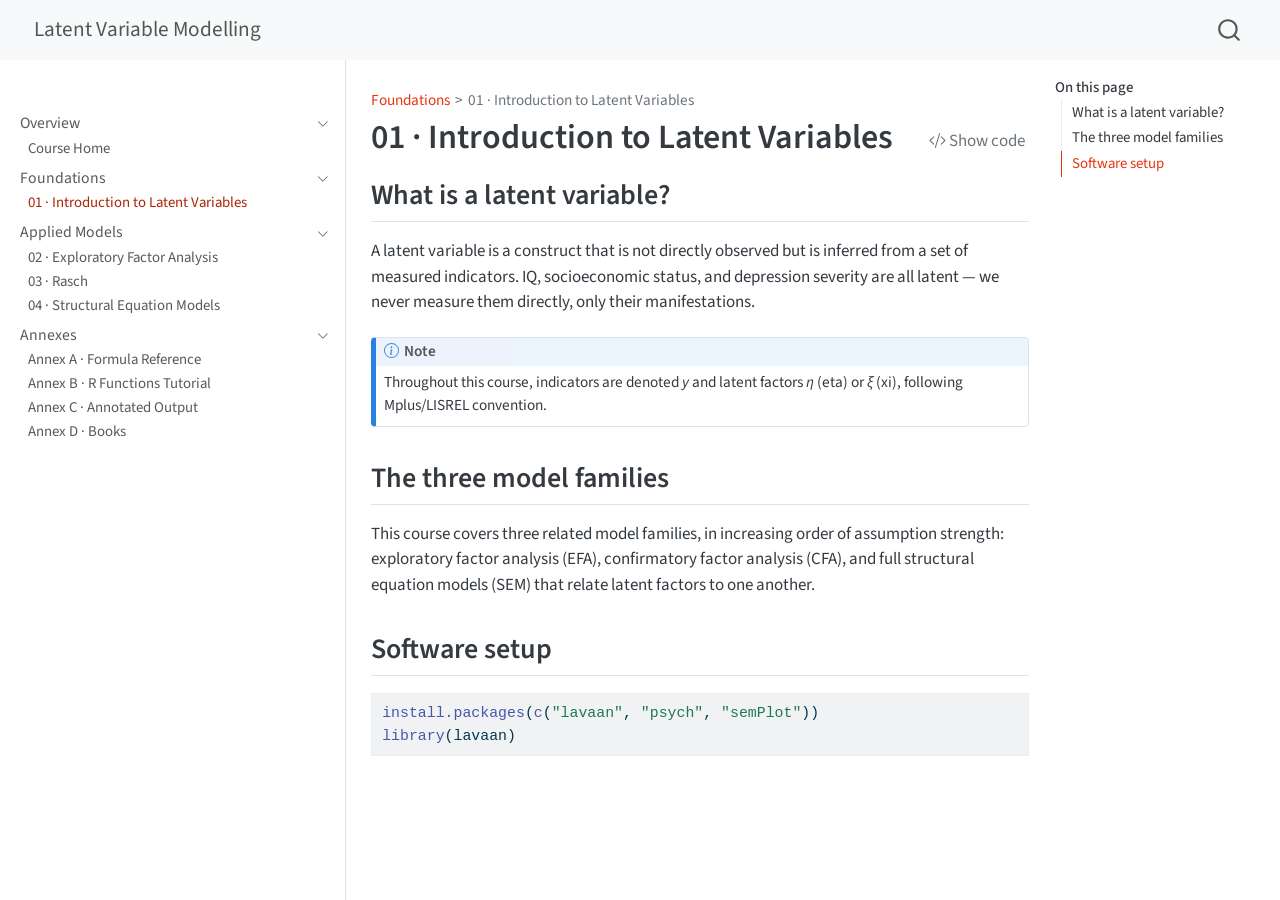
<file: lectures/01-introduction.html>
<!DOCTYPE html>
<html xmlns="http://www.w3.org/1999/xhtml" lang="en" xml:lang="en"><head>

<meta charset="utf-8">
<meta name="generator" content="quarto-1.8.25">

<meta name="viewport" content="width=device-width, initial-scale=1.0, user-scalable=yes">


<title>01 · Introduction to Latent Variables – Latent Variable Modelling</title>
<style>
code{white-space: pre-wrap;}
span.smallcaps{font-variant: small-caps;}
div.columns{display: flex; gap: min(4vw, 1.5em);}
div.column{flex: auto; overflow-x: auto;}
div.hanging-indent{margin-left: 1.5em; text-indent: -1.5em;}
ul.task-list{list-style: none;}
ul.task-list li input[type="checkbox"] {
  width: 0.8em;
  margin: 0 0.8em 0.2em -1em; /* quarto-specific, see https://github.com/quarto-dev/quarto-cli/issues/4556 */ 
  vertical-align: middle;
}
/* CSS for syntax highlighting */
html { -webkit-text-size-adjust: 100%; }
pre > code.sourceCode { white-space: pre; position: relative; }
pre > code.sourceCode > span { display: inline-block; line-height: 1.25; }
pre > code.sourceCode > span:empty { height: 1.2em; }
.sourceCode { overflow: visible; }
code.sourceCode > span { color: inherit; text-decoration: inherit; }
div.sourceCode { margin: 1em 0; }
pre.sourceCode { margin: 0; }
@media screen {
div.sourceCode { overflow: auto; }
}
@media print {
pre > code.sourceCode { white-space: pre-wrap; }
pre > code.sourceCode > span { text-indent: -5em; padding-left: 5em; }
}
pre.numberSource code
  { counter-reset: source-line 0; }
pre.numberSource code > span
  { position: relative; left: -4em; counter-increment: source-line; }
pre.numberSource code > span > a:first-child::before
  { content: counter(source-line);
    position: relative; left: -1em; text-align: right; vertical-align: baseline;
    border: none; display: inline-block;
    -webkit-touch-callout: none; -webkit-user-select: none;
    -khtml-user-select: none; -moz-user-select: none;
    -ms-user-select: none; user-select: none;
    padding: 0 4px; width: 4em;
  }
pre.numberSource { margin-left: 3em;  padding-left: 4px; }
div.sourceCode
  {   }
@media screen {
pre > code.sourceCode > span > a:first-child::before { text-decoration: underline; }
}
</style>


<script src="../site_libs/quarto-nav/quarto-nav.js"></script>
<script src="../site_libs/quarto-nav/headroom.min.js"></script>
<script src="../site_libs/clipboard/clipboard.min.js"></script>
<script src="../site_libs/quarto-search/autocomplete.umd.js"></script>
<script src="../site_libs/quarto-search/fuse.min.js"></script>
<script src="../site_libs/quarto-search/quarto-search.js"></script>
<meta name="quarto:offset" content="../">
<script src="../site_libs/quarto-html/quarto.js" type="module"></script>
<script src="../site_libs/quarto-html/tabsets/tabsets.js" type="module"></script>
<script src="../site_libs/quarto-html/axe/axe-check.js" type="module"></script>
<script src="../site_libs/quarto-html/popper.min.js"></script>
<script src="../site_libs/quarto-html/tippy.umd.min.js"></script>
<script src="../site_libs/quarto-html/anchor.min.js"></script>
<link href="../site_libs/quarto-html/tippy.css" rel="stylesheet">
<link href="../site_libs/quarto-html/quarto-syntax-highlighting-7b89279ff1a6dce999919e0e67d4d9ec.css" rel="stylesheet" id="quarto-text-highlighting-styles">
<script src="../site_libs/bootstrap/bootstrap.min.js"></script>
<link href="../site_libs/bootstrap/bootstrap-icons.css" rel="stylesheet">
<link href="../site_libs/bootstrap/bootstrap-5a8a2046e66f82389673ed83b93da9f4.min.css" rel="stylesheet" append-hash="true" id="quarto-bootstrap" data-mode="light">
<script id="quarto-search-options" type="application/json">{
  "location": "navbar",
  "copy-button": false,
  "collapse-after": 3,
  "panel-placement": "end",
  "type": "overlay",
  "limit": 50,
  "keyboard-shortcut": [
    "f",
    "/",
    "s"
  ],
  "show-item-context": false,
  "language": {
    "search-no-results-text": "No results",
    "search-matching-documents-text": "matching documents",
    "search-copy-link-title": "Copy link to search",
    "search-hide-matches-text": "Hide additional matches",
    "search-more-match-text": "more match in this document",
    "search-more-matches-text": "more matches in this document",
    "search-clear-button-title": "Clear",
    "search-text-placeholder": "",
    "search-detached-cancel-button-title": "Cancel",
    "search-submit-button-title": "Submit",
    "search-label": "Search"
  }
}</script>


</head>

<body class="nav-sidebar docked nav-fixed quarto-light">

<div id="quarto-search-results"></div>
  <header id="quarto-header" class="headroom fixed-top">
    <nav class="navbar navbar-expand-lg " data-bs-theme="dark">
      <div class="navbar-container container-fluid">
      <div class="navbar-brand-container mx-auto">
    <a href="../index.html" class="navbar-brand navbar-brand-logo">
    </a>
    <a class="navbar-brand" href="../index.html">
    <span class="navbar-title">Latent Variable Modelling</span>
    </a>
  </div>
        <div class="quarto-navbar-tools tools-end">
</div>
          <div id="quarto-search" class="" title="Search"></div>
      </div> <!-- /container-fluid -->
    </nav>
  <nav class="quarto-secondary-nav">
    <div class="container-fluid d-flex">
      <button type="button" class="quarto-btn-toggle btn" data-bs-toggle="collapse" role="button" data-bs-target=".quarto-sidebar-collapse-item" aria-controls="quarto-sidebar" aria-expanded="false" aria-label="Toggle sidebar navigation" onclick="if (window.quartoToggleHeadroom) { window.quartoToggleHeadroom(); }">
        <i class="bi bi-layout-text-sidebar-reverse"></i>
      </button>
        <nav class="quarto-page-breadcrumbs" aria-label="breadcrumb"><ol class="breadcrumb"><li class="breadcrumb-item"><a href="../lectures/01-introduction.html">Foundations</a></li><li class="breadcrumb-item"><a href="../lectures/01-introduction.html">01 · Introduction to Latent Variables</a></li></ol></nav>
        <a class="flex-grow-1" role="navigation" data-bs-toggle="collapse" data-bs-target=".quarto-sidebar-collapse-item" aria-controls="quarto-sidebar" aria-expanded="false" aria-label="Toggle sidebar navigation" onclick="if (window.quartoToggleHeadroom) { window.quartoToggleHeadroom(); }">      
        </a>
    </div>
  </nav>
</header>
<!-- content -->
<div id="quarto-content" class="quarto-container page-columns page-rows-contents page-layout-article page-navbar">
<!-- sidebar -->
  <nav id="quarto-sidebar" class="sidebar collapse collapse-horizontal quarto-sidebar-collapse-item sidebar-navigation docked overflow-auto">
    <div class="pt-lg-2 mt-2 text-left sidebar-header">
      <a href="../index.html" class="sidebar-logo-link">
      </a>
      </div>
    <div class="sidebar-menu-container"> 
    <ul class="list-unstyled mt-1">
        <li class="sidebar-item sidebar-item-section">
      <div class="sidebar-item-container"> 
            <a class="sidebar-item-text sidebar-link text-start" data-bs-toggle="collapse" data-bs-target="#quarto-sidebar-section-1" role="navigation" aria-expanded="true">
 <span class="menu-text">Overview</span></a>
          <a class="sidebar-item-toggle text-start" data-bs-toggle="collapse" data-bs-target="#quarto-sidebar-section-1" role="navigation" aria-expanded="true" aria-label="Toggle section">
            <i class="bi bi-chevron-right ms-2"></i>
          </a> 
      </div>
      <ul id="quarto-sidebar-section-1" class="collapse list-unstyled sidebar-section depth1 show">  
          <li class="sidebar-item">
  <div class="sidebar-item-container"> 
  <a href="../index.html" class="sidebar-item-text sidebar-link">
 <span class="menu-text">Course Home</span></a>
  </div>
</li>
      </ul>
  </li>
        <li class="sidebar-item sidebar-item-section">
      <div class="sidebar-item-container"> 
            <a class="sidebar-item-text sidebar-link text-start" data-bs-toggle="collapse" data-bs-target="#quarto-sidebar-section-2" role="navigation" aria-expanded="true">
 <span class="menu-text">Foundations</span></a>
          <a class="sidebar-item-toggle text-start" data-bs-toggle="collapse" data-bs-target="#quarto-sidebar-section-2" role="navigation" aria-expanded="true" aria-label="Toggle section">
            <i class="bi bi-chevron-right ms-2"></i>
          </a> 
      </div>
      <ul id="quarto-sidebar-section-2" class="collapse list-unstyled sidebar-section depth1 show">  
          <li class="sidebar-item">
  <div class="sidebar-item-container"> 
  <a href="../lectures/01-introduction.html" class="sidebar-item-text sidebar-link active">
 <span class="menu-text">01 · Introduction to Latent Variables</span></a>
  </div>
</li>
      </ul>
  </li>
        <li class="sidebar-item sidebar-item-section">
      <div class="sidebar-item-container"> 
            <a class="sidebar-item-text sidebar-link text-start" data-bs-toggle="collapse" data-bs-target="#quarto-sidebar-section-3" role="navigation" aria-expanded="true">
 <span class="menu-text">Applied Models</span></a>
          <a class="sidebar-item-toggle text-start" data-bs-toggle="collapse" data-bs-target="#quarto-sidebar-section-3" role="navigation" aria-expanded="true" aria-label="Toggle section">
            <i class="bi bi-chevron-right ms-2"></i>
          </a> 
      </div>
      <ul id="quarto-sidebar-section-3" class="collapse list-unstyled sidebar-section depth1 show">  
          <li class="sidebar-item">
  <div class="sidebar-item-container"> 
  <a href="../lectures/02-efa.html" class="sidebar-item-text sidebar-link">
 <span class="menu-text">02 · Exploratory Factor Analysis</span></a>
  </div>
</li>
          <li class="sidebar-item">
  <div class="sidebar-item-container"> 
  <a href="../lectures/03_rasch.html" class="sidebar-item-text sidebar-link">
 <span class="menu-text">03 · Rasch</span></a>
  </div>
</li>
          <li class="sidebar-item">
  <div class="sidebar-item-container"> 
  <a href="../lectures/04-sem.html" class="sidebar-item-text sidebar-link">
 <span class="menu-text">04 · Structural Equation Models</span></a>
  </div>
</li>
      </ul>
  </li>
        <li class="sidebar-item sidebar-item-section">
      <div class="sidebar-item-container"> 
            <a class="sidebar-item-text sidebar-link text-start" data-bs-toggle="collapse" data-bs-target="#quarto-sidebar-section-4" role="navigation" aria-expanded="true">
 <span class="menu-text">Annexes</span></a>
          <a class="sidebar-item-toggle text-start" data-bs-toggle="collapse" data-bs-target="#quarto-sidebar-section-4" role="navigation" aria-expanded="true" aria-label="Toggle section">
            <i class="bi bi-chevron-right ms-2"></i>
          </a> 
      </div>
      <ul id="quarto-sidebar-section-4" class="collapse list-unstyled sidebar-section depth1 show">  
          <li class="sidebar-item">
  <div class="sidebar-item-container"> 
  <a href="../annexes/a-formulas.html" class="sidebar-item-text sidebar-link">
 <span class="menu-text">Annex A · Formula Reference</span></a>
  </div>
</li>
          <li class="sidebar-item">
  <div class="sidebar-item-container"> 
  <a href="../annexes/b-r-functions.html" class="sidebar-item-text sidebar-link">
 <span class="menu-text">Annex B · R Functions Tutorial</span></a>
  </div>
</li>
          <li class="sidebar-item">
  <div class="sidebar-item-container"> 
  <a href="../annexes/c-annotated-output.html" class="sidebar-item-text sidebar-link">
 <span class="menu-text">Annex C · Annotated Output</span></a>
  </div>
</li>
          <li class="sidebar-item">
  <div class="sidebar-item-container"> 
  <a href="../annexes/d-books.html" class="sidebar-item-text sidebar-link">
 <span class="menu-text">Annex D · Books</span></a>
  </div>
</li>
      </ul>
  </li>
    </ul>
    </div>
</nav>
<div id="quarto-sidebar-glass" class="quarto-sidebar-collapse-item" data-bs-toggle="collapse" data-bs-target=".quarto-sidebar-collapse-item"></div>
<!-- margin-sidebar -->
    <div id="quarto-margin-sidebar" class="sidebar margin-sidebar">
        <nav id="TOC" role="doc-toc" class="toc-active">
    <h2 id="toc-title">On this page</h2>
   
  <ul>
  <li><a href="#what-is-a-latent-variable" id="toc-what-is-a-latent-variable" class="nav-link active" data-scroll-target="#what-is-a-latent-variable">What is a latent variable?</a></li>
  <li><a href="#the-three-model-families" id="toc-the-three-model-families" class="nav-link" data-scroll-target="#the-three-model-families">The three model families</a></li>
  <li><a href="#software-setup" id="toc-software-setup" class="nav-link" data-scroll-target="#software-setup">Software setup</a></li>
  </ul>
</nav>
    </div>
<!-- main -->
<main class="content" id="quarto-document-content">

<header id="title-block-header" class="quarto-title-block default"><nav class="quarto-page-breadcrumbs quarto-title-breadcrumbs d-none d-lg-block" aria-label="breadcrumb"><ol class="breadcrumb"><li class="breadcrumb-item"><a href="../lectures/01-introduction.html">Foundations</a></li><li class="breadcrumb-item"><a href="../lectures/01-introduction.html">01 · Introduction to Latent Variables</a></li></ol></nav>
<div class="quarto-title">
<div class="quarto-title-block"><div><h1 class="title">01 · Introduction to Latent Variables</h1><button type="button" class="btn code-tools-button" id="quarto-code-tools-source"><i class="bi"></i> Show code</button></div></div>
</div>



<div class="quarto-title-meta">

    
  
    
  </div>
  


</header>


<section id="what-is-a-latent-variable" class="level2">
<h2 class="anchored" data-anchor-id="what-is-a-latent-variable">What is a latent variable?</h2>
<p>A latent variable is a construct that is not directly observed but is inferred from a set of measured indicators. IQ, socioeconomic status, and depression severity are all latent — we never measure them directly, only their manifestations.</p>
<div class="callout callout-style-default callout-note callout-titled">
<div class="callout-header d-flex align-content-center">
<div class="callout-icon-container">
<i class="callout-icon"></i>
</div>
<div class="callout-title-container flex-fill">
Note
</div>
</div>
<div class="callout-body-container callout-body">
<p>Throughout this course, indicators are denoted <em>y</em> and latent factors <em>η</em> (eta) or <em>ξ</em> (xi), following Mplus/LISREL convention.</p>
</div>
</div>
</section>
<section id="the-three-model-families" class="level2">
<h2 class="anchored" data-anchor-id="the-three-model-families">The three model families</h2>
<p>This course covers three related model families, in increasing order of assumption strength: exploratory factor analysis (EFA), confirmatory factor analysis (CFA), and full structural equation models (SEM) that relate latent factors to one another.</p>
</section>
<section id="software-setup" class="level2">
<h2 class="anchored" data-anchor-id="software-setup">Software setup</h2>
<div class="cell">
<div class="code-copy-outer-scaffold"><div class="sourceCode cell-code" id="cb1"><pre class="sourceCode r code-with-copy"><code class="sourceCode r"><span id="cb1-1"><a href="#cb1-1" aria-hidden="true" tabindex="-1"></a><span class="fu">install.packages</span>(<span class="fu">c</span>(<span class="st">"lavaan"</span>, <span class="st">"psych"</span>, <span class="st">"semPlot"</span>))</span>
<span id="cb1-2"><a href="#cb1-2" aria-hidden="true" tabindex="-1"></a><span class="fu">library</span>(lavaan)</span></code></pre></div><button title="Copy to Clipboard" class="code-copy-button"><i class="bi"></i></button></div>
</div>


<!-- -->

</section>

</main> <!-- /main -->
<script id="quarto-html-after-body" type="application/javascript">
  window.document.addEventListener("DOMContentLoaded", function (event) {
    const icon = "";
    const anchorJS = new window.AnchorJS();
    anchorJS.options = {
      placement: 'right',
      icon: icon
    };
    anchorJS.add('.anchored');
    const isCodeAnnotation = (el) => {
      for (const clz of el.classList) {
        if (clz.startsWith('code-annotation-')) {                     
          return true;
        }
      }
      return false;
    }
    const onCopySuccess = function(e) {
      // button target
      const button = e.trigger;
      // don't keep focus
      button.blur();
      // flash "checked"
      button.classList.add('code-copy-button-checked');
      var currentTitle = button.getAttribute("title");
      button.setAttribute("title", "Copied!");
      let tooltip;
      if (window.bootstrap) {
        button.setAttribute("data-bs-toggle", "tooltip");
        button.setAttribute("data-bs-placement", "left");
        button.setAttribute("data-bs-title", "Copied!");
        tooltip = new bootstrap.Tooltip(button, 
          { trigger: "manual", 
            customClass: "code-copy-button-tooltip",
            offset: [0, -8]});
        tooltip.show();    
      }
      setTimeout(function() {
        if (tooltip) {
          tooltip.hide();
          button.removeAttribute("data-bs-title");
          button.removeAttribute("data-bs-toggle");
          button.removeAttribute("data-bs-placement");
        }
        button.setAttribute("title", currentTitle);
        button.classList.remove('code-copy-button-checked');
      }, 1000);
      // clear code selection
      e.clearSelection();
    }
    const getTextToCopy = function(trigger) {
      const outerScaffold = trigger.parentElement.cloneNode(true);
      const codeEl = outerScaffold.querySelector('code');
      for (const childEl of codeEl.children) {
        if (isCodeAnnotation(childEl)) {
          childEl.remove();
        }
      }
      return codeEl.innerText;
    }
    const clipboard = new window.ClipboardJS('.code-copy-button:not([data-in-quarto-modal])', {
      text: getTextToCopy
    });
    clipboard.on('success', onCopySuccess);
    if (window.document.getElementById('quarto-embedded-source-code-modal')) {
      const clipboardModal = new window.ClipboardJS('.code-copy-button[data-in-quarto-modal]', {
        text: getTextToCopy,
        container: window.document.getElementById('quarto-embedded-source-code-modal')
      });
      clipboardModal.on('success', onCopySuccess);
    }
    const viewSource = window.document.getElementById('quarto-view-source') ||
                       window.document.getElementById('quarto-code-tools-source');
    if (viewSource) {
      const sourceUrl = viewSource.getAttribute("data-quarto-source-url");
      viewSource.addEventListener("click", function(e) {
        if (sourceUrl) {
          // rstudio viewer pane
          if (/\bcapabilities=\b/.test(window.location)) {
            window.open(sourceUrl);
          } else {
            window.location.href = sourceUrl;
          }
        } else {
          const modal = new bootstrap.Modal(document.getElementById('quarto-embedded-source-code-modal'));
          modal.show();
        }
        return false;
      });
    }
    function toggleCodeHandler(show) {
      return function(e) {
        const detailsSrc = window.document.querySelectorAll(".cell > details > .sourceCode");
        for (let i=0; i<detailsSrc.length; i++) {
          const details = detailsSrc[i].parentElement;
          if (show) {
            details.open = true;
          } else {
            details.removeAttribute("open");
          }
        }
        const cellCodeDivs = window.document.querySelectorAll(".cell > .sourceCode");
        const fromCls = show ? "hidden" : "unhidden";
        const toCls = show ? "unhidden" : "hidden";
        for (let i=0; i<cellCodeDivs.length; i++) {
          const codeDiv = cellCodeDivs[i];
          if (codeDiv.classList.contains(fromCls)) {
            codeDiv.classList.remove(fromCls);
            codeDiv.classList.add(toCls);
          } 
        }
        return false;
      }
    }
    const hideAllCode = window.document.getElementById("quarto-hide-all-code");
    if (hideAllCode) {
      hideAllCode.addEventListener("click", toggleCodeHandler(false));
    }
    const showAllCode = window.document.getElementById("quarto-show-all-code");
    if (showAllCode) {
      showAllCode.addEventListener("click", toggleCodeHandler(true));
    }
      var localhostRegex = new RegExp(/^(?:http|https):\/\/localhost\:?[0-9]*\//);
      var mailtoRegex = new RegExp(/^mailto:/);
        var filterRegex = new RegExp("https:\/\/dacarras\.github\.io\/psi4048\/");
      var isInternal = (href) => {
          return filterRegex.test(href) || localhostRegex.test(href) || mailtoRegex.test(href);
      }
      // Inspect non-navigation links and adorn them if external
     var links = window.document.querySelectorAll('a[href]:not(.nav-link):not(.navbar-brand):not(.toc-action):not(.sidebar-link):not(.sidebar-item-toggle):not(.pagination-link):not(.no-external):not([aria-hidden]):not(.dropdown-item):not(.quarto-navigation-tool):not(.about-link)');
      for (var i=0; i<links.length; i++) {
        const link = links[i];
        if (!isInternal(link.href)) {
          // undo the damage that might have been done by quarto-nav.js in the case of
          // links that we want to consider external
          if (link.dataset.originalHref !== undefined) {
            link.href = link.dataset.originalHref;
          }
        }
      }
    function tippyHover(el, contentFn, onTriggerFn, onUntriggerFn) {
      const config = {
        allowHTML: true,
        maxWidth: 500,
        delay: 100,
        arrow: false,
        appendTo: function(el) {
            return el.parentElement;
        },
        interactive: true,
        interactiveBorder: 10,
        theme: 'quarto',
        placement: 'bottom-start',
      };
      if (contentFn) {
        config.content = contentFn;
      }
      if (onTriggerFn) {
        config.onTrigger = onTriggerFn;
      }
      if (onUntriggerFn) {
        config.onUntrigger = onUntriggerFn;
      }
      window.tippy(el, config); 
    }
    const noterefs = window.document.querySelectorAll('a[role="doc-noteref"]');
    for (var i=0; i<noterefs.length; i++) {
      const ref = noterefs[i];
      tippyHover(ref, function() {
        // use id or data attribute instead here
        let href = ref.getAttribute('data-footnote-href') || ref.getAttribute('href');
        try { href = new URL(href).hash; } catch {}
        const id = href.replace(/^#\/?/, "");
        const note = window.document.getElementById(id);
        if (note) {
          return note.innerHTML;
        } else {
          return "";
        }
      });
    }
    const xrefs = window.document.querySelectorAll('a.quarto-xref');
    const processXRef = (id, note) => {
      // Strip column container classes
      const stripColumnClz = (el) => {
        el.classList.remove("page-full", "page-columns");
        if (el.children) {
          for (const child of el.children) {
            stripColumnClz(child);
          }
        }
      }
      stripColumnClz(note)
      if (id === null || id.startsWith('sec-')) {
        // Special case sections, only their first couple elements
        const container = document.createElement("div");
        if (note.children && note.children.length > 2) {
          container.appendChild(note.children[0].cloneNode(true));
          for (let i = 1; i < note.children.length; i++) {
            const child = note.children[i];
            if (child.tagName === "P" && child.innerText === "") {
              continue;
            } else {
              container.appendChild(child.cloneNode(true));
              break;
            }
          }
          if (window.Quarto?.typesetMath) {
            window.Quarto.typesetMath(container);
          }
          return container.innerHTML
        } else {
          if (window.Quarto?.typesetMath) {
            window.Quarto.typesetMath(note);
          }
          return note.innerHTML;
        }
      } else {
        // Remove any anchor links if they are present
        const anchorLink = note.querySelector('a.anchorjs-link');
        if (anchorLink) {
          anchorLink.remove();
        }
        if (window.Quarto?.typesetMath) {
          window.Quarto.typesetMath(note);
        }
        if (note.classList.contains("callout")) {
          return note.outerHTML;
        } else {
          return note.innerHTML;
        }
      }
    }
    for (var i=0; i<xrefs.length; i++) {
      const xref = xrefs[i];
      tippyHover(xref, undefined, function(instance) {
        instance.disable();
        let url = xref.getAttribute('href');
        let hash = undefined; 
        if (url.startsWith('#')) {
          hash = url;
        } else {
          try { hash = new URL(url).hash; } catch {}
        }
        if (hash) {
          const id = hash.replace(/^#\/?/, "");
          const note = window.document.getElementById(id);
          if (note !== null) {
            try {
              const html = processXRef(id, note.cloneNode(true));
              instance.setContent(html);
            } finally {
              instance.enable();
              instance.show();
            }
          } else {
            // See if we can fetch this
            fetch(url.split('#')[0])
            .then(res => res.text())
            .then(html => {
              const parser = new DOMParser();
              const htmlDoc = parser.parseFromString(html, "text/html");
              const note = htmlDoc.getElementById(id);
              if (note !== null) {
                const html = processXRef(id, note);
                instance.setContent(html);
              } 
            }).finally(() => {
              instance.enable();
              instance.show();
            });
          }
        } else {
          // See if we can fetch a full url (with no hash to target)
          // This is a special case and we should probably do some content thinning / targeting
          fetch(url)
          .then(res => res.text())
          .then(html => {
            const parser = new DOMParser();
            const htmlDoc = parser.parseFromString(html, "text/html");
            const note = htmlDoc.querySelector('main.content');
            if (note !== null) {
              // This should only happen for chapter cross references
              // (since there is no id in the URL)
              // remove the first header
              if (note.children.length > 0 && note.children[0].tagName === "HEADER") {
                note.children[0].remove();
              }
              const html = processXRef(null, note);
              instance.setContent(html);
            } 
          }).finally(() => {
            instance.enable();
            instance.show();
          });
        }
      }, function(instance) {
      });
    }
        let selectedAnnoteEl;
        const selectorForAnnotation = ( cell, annotation) => {
          let cellAttr = 'data-code-cell="' + cell + '"';
          let lineAttr = 'data-code-annotation="' +  annotation + '"';
          const selector = 'span[' + cellAttr + '][' + lineAttr + ']';
          return selector;
        }
        const selectCodeLines = (annoteEl) => {
          const doc = window.document;
          const targetCell = annoteEl.getAttribute("data-target-cell");
          const targetAnnotation = annoteEl.getAttribute("data-target-annotation");
          const annoteSpan = window.document.querySelector(selectorForAnnotation(targetCell, targetAnnotation));
          const lines = annoteSpan.getAttribute("data-code-lines").split(",");
          const lineIds = lines.map((line) => {
            return targetCell + "-" + line;
          })
          let top = null;
          let height = null;
          let parent = null;
          if (lineIds.length > 0) {
              //compute the position of the single el (top and bottom and make a div)
              const el = window.document.getElementById(lineIds[0]);
              top = el.offsetTop;
              height = el.offsetHeight;
              parent = el.parentElement.parentElement;
            if (lineIds.length > 1) {
              const lastEl = window.document.getElementById(lineIds[lineIds.length - 1]);
              const bottom = lastEl.offsetTop + lastEl.offsetHeight;
              height = bottom - top;
            }
            if (top !== null && height !== null && parent !== null) {
              // cook up a div (if necessary) and position it 
              let div = window.document.getElementById("code-annotation-line-highlight");
              if (div === null) {
                div = window.document.createElement("div");
                div.setAttribute("id", "code-annotation-line-highlight");
                div.style.position = 'absolute';
                parent.appendChild(div);
              }
              div.style.top = top - 2 + "px";
              div.style.height = height + 4 + "px";
              div.style.left = 0;
              let gutterDiv = window.document.getElementById("code-annotation-line-highlight-gutter");
              if (gutterDiv === null) {
                gutterDiv = window.document.createElement("div");
                gutterDiv.setAttribute("id", "code-annotation-line-highlight-gutter");
                gutterDiv.style.position = 'absolute';
                const codeCell = window.document.getElementById(targetCell);
                const gutter = codeCell.querySelector('.code-annotation-gutter');
                gutter.appendChild(gutterDiv);
              }
              gutterDiv.style.top = top - 2 + "px";
              gutterDiv.style.height = height + 4 + "px";
            }
            selectedAnnoteEl = annoteEl;
          }
        };
        const unselectCodeLines = () => {
          const elementsIds = ["code-annotation-line-highlight", "code-annotation-line-highlight-gutter"];
          elementsIds.forEach((elId) => {
            const div = window.document.getElementById(elId);
            if (div) {
              div.remove();
            }
          });
          selectedAnnoteEl = undefined;
        };
          // Handle positioning of the toggle
      window.addEventListener(
        "resize",
        throttle(() => {
          elRect = undefined;
          if (selectedAnnoteEl) {
            selectCodeLines(selectedAnnoteEl);
          }
        }, 10)
      );
      function throttle(fn, ms) {
      let throttle = false;
      let timer;
        return (...args) => {
          if(!throttle) { // first call gets through
              fn.apply(this, args);
              throttle = true;
          } else { // all the others get throttled
              if(timer) clearTimeout(timer); // cancel #2
              timer = setTimeout(() => {
                fn.apply(this, args);
                timer = throttle = false;
              }, ms);
          }
        };
      }
        // Attach click handler to the DT
        const annoteDls = window.document.querySelectorAll('dt[data-target-cell]');
        for (const annoteDlNode of annoteDls) {
          annoteDlNode.addEventListener('click', (event) => {
            const clickedEl = event.target;
            if (clickedEl !== selectedAnnoteEl) {
              unselectCodeLines();
              const activeEl = window.document.querySelector('dt[data-target-cell].code-annotation-active');
              if (activeEl) {
                activeEl.classList.remove('code-annotation-active');
              }
              selectCodeLines(clickedEl);
              clickedEl.classList.add('code-annotation-active');
            } else {
              // Unselect the line
              unselectCodeLines();
              clickedEl.classList.remove('code-annotation-active');
            }
          });
        }
    const findCites = (el) => {
      const parentEl = el.parentElement;
      if (parentEl) {
        const cites = parentEl.dataset.cites;
        if (cites) {
          return {
            el,
            cites: cites.split(' ')
          };
        } else {
          return findCites(el.parentElement)
        }
      } else {
        return undefined;
      }
    };
    var bibliorefs = window.document.querySelectorAll('a[role="doc-biblioref"]');
    for (var i=0; i<bibliorefs.length; i++) {
      const ref = bibliorefs[i];
      const citeInfo = findCites(ref);
      if (citeInfo) {
        tippyHover(citeInfo.el, function() {
          var popup = window.document.createElement('div');
          citeInfo.cites.forEach(function(cite) {
            var citeDiv = window.document.createElement('div');
            citeDiv.classList.add('hanging-indent');
            citeDiv.classList.add('csl-entry');
            var biblioDiv = window.document.getElementById('ref-' + cite);
            if (biblioDiv) {
              citeDiv.innerHTML = biblioDiv.innerHTML;
            }
            popup.appendChild(citeDiv);
          });
          return popup.innerHTML;
        });
      }
    }
  });
  </script><div class="modal fade" id="quarto-embedded-source-code-modal" tabindex="-1" aria-labelledby="quarto-embedded-source-code-modal-label" aria-hidden="true"><div class="modal-dialog modal-dialog-scrollable"><div class="modal-content"><div class="modal-header"><h5 class="modal-title" id="quarto-embedded-source-code-modal-label">Source Code</h5><button class="btn-close" data-bs-dismiss="modal"></button></div><div class="modal-body"><div class="">
<div class="code-copy-outer-scaffold"><div class="sourceCode" id="cb2" data-shortcodes="false"><pre class="sourceCode markdown code-with-copy"><code class="sourceCode markdown"><span id="cb2-1"><a href="#cb2-1" aria-hidden="true" tabindex="-1"></a><span class="co">---</span></span>
<span id="cb2-2"><a href="#cb2-2" aria-hidden="true" tabindex="-1"></a><span class="an">title:</span><span class="co"> "01 · Introduction to Latent Variables"</span></span>
<span id="cb2-3"><a href="#cb2-3" aria-hidden="true" tabindex="-1"></a><span class="co">---</span></span>
<span id="cb2-4"><a href="#cb2-4" aria-hidden="true" tabindex="-1"></a></span>
<span id="cb2-5"><a href="#cb2-5" aria-hidden="true" tabindex="-1"></a><span class="fu">## What is a latent variable?</span></span>
<span id="cb2-6"><a href="#cb2-6" aria-hidden="true" tabindex="-1"></a></span>
<span id="cb2-7"><a href="#cb2-7" aria-hidden="true" tabindex="-1"></a>A latent variable is a construct that is not directly observed but is inferred from a set of measured indicators. IQ, socioeconomic status, and depression severity are all latent — we never measure them directly, only their manifestations.</span>
<span id="cb2-8"><a href="#cb2-8" aria-hidden="true" tabindex="-1"></a></span>
<span id="cb2-9"><a href="#cb2-9" aria-hidden="true" tabindex="-1"></a>::: {.callout-note}</span>
<span id="cb2-10"><a href="#cb2-10" aria-hidden="true" tabindex="-1"></a>Throughout this course, indicators are denoted *y* and latent factors *η* (eta) or *ξ* (xi), following Mplus/LISREL convention.</span>
<span id="cb2-11"><a href="#cb2-11" aria-hidden="true" tabindex="-1"></a>:::</span>
<span id="cb2-12"><a href="#cb2-12" aria-hidden="true" tabindex="-1"></a></span>
<span id="cb2-13"><a href="#cb2-13" aria-hidden="true" tabindex="-1"></a><span class="fu">## The three model families</span></span>
<span id="cb2-14"><a href="#cb2-14" aria-hidden="true" tabindex="-1"></a></span>
<span id="cb2-15"><a href="#cb2-15" aria-hidden="true" tabindex="-1"></a>This course covers three related model families, in increasing order of assumption strength: exploratory factor analysis (EFA), confirmatory factor analysis (CFA), and full structural equation models (SEM) that relate latent factors to one another.</span>
<span id="cb2-16"><a href="#cb2-16" aria-hidden="true" tabindex="-1"></a></span>
<span id="cb2-17"><a href="#cb2-17" aria-hidden="true" tabindex="-1"></a><span class="fu">## Software setup</span></span>
<span id="cb2-18"><a href="#cb2-18" aria-hidden="true" tabindex="-1"></a></span>
<span id="cb2-21"><a href="#cb2-21" aria-hidden="true" tabindex="-1"></a><span class="in">```{r}</span></span>
<span id="cb2-22"><a href="#cb2-22" aria-hidden="true" tabindex="-1"></a><span class="co">#| eval: false</span></span>
<span id="cb2-23"><a href="#cb2-23" aria-hidden="true" tabindex="-1"></a><span class="fu">install.packages</span>(<span class="fu">c</span>(<span class="st">"lavaan"</span>, <span class="st">"psych"</span>, <span class="st">"semPlot"</span>))</span>
<span id="cb2-24"><a href="#cb2-24" aria-hidden="true" tabindex="-1"></a><span class="fu">library</span>(lavaan)</span>
<span id="cb2-25"><a href="#cb2-25" aria-hidden="true" tabindex="-1"></a><span class="in">```</span></span>
</code></pre></div><button title="Copy to Clipboard" class="code-copy-button" data-in-quarto-modal=""><i class="bi"></i></button></div>
</div></div></div></div></div>
</div> <!-- /content -->




</body></html>
</file>
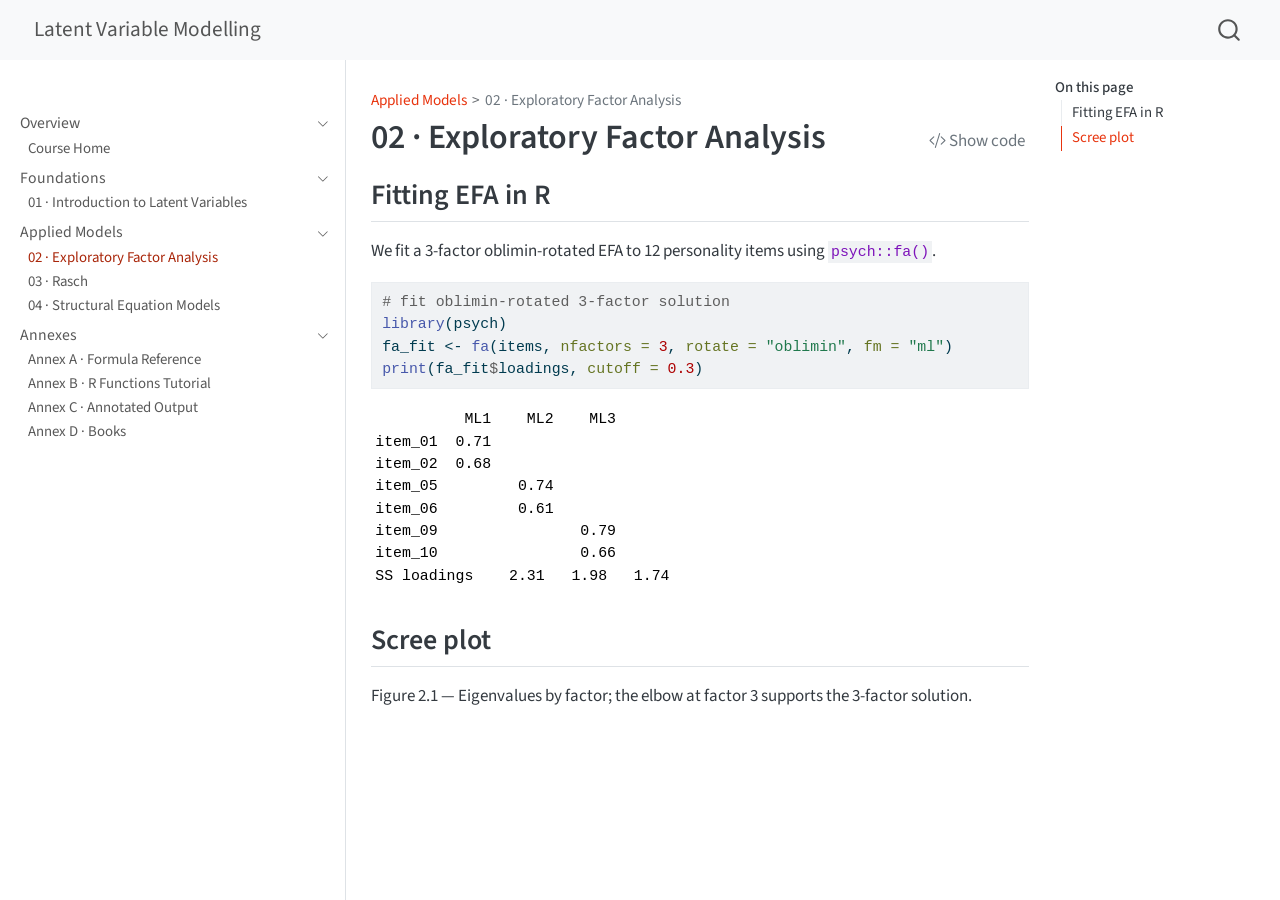
<file: lectures/02-efa.html>
<!DOCTYPE html>
<html xmlns="http://www.w3.org/1999/xhtml" lang="en" xml:lang="en"><head>

<meta charset="utf-8">
<meta name="generator" content="quarto-1.8.25">

<meta name="viewport" content="width=device-width, initial-scale=1.0, user-scalable=yes">


<title>02 · Exploratory Factor Analysis – Latent Variable Modelling</title>
<style>
code{white-space: pre-wrap;}
span.smallcaps{font-variant: small-caps;}
div.columns{display: flex; gap: min(4vw, 1.5em);}
div.column{flex: auto; overflow-x: auto;}
div.hanging-indent{margin-left: 1.5em; text-indent: -1.5em;}
ul.task-list{list-style: none;}
ul.task-list li input[type="checkbox"] {
  width: 0.8em;
  margin: 0 0.8em 0.2em -1em; /* quarto-specific, see https://github.com/quarto-dev/quarto-cli/issues/4556 */ 
  vertical-align: middle;
}
/* CSS for syntax highlighting */
html { -webkit-text-size-adjust: 100%; }
pre > code.sourceCode { white-space: pre; position: relative; }
pre > code.sourceCode > span { display: inline-block; line-height: 1.25; }
pre > code.sourceCode > span:empty { height: 1.2em; }
.sourceCode { overflow: visible; }
code.sourceCode > span { color: inherit; text-decoration: inherit; }
div.sourceCode { margin: 1em 0; }
pre.sourceCode { margin: 0; }
@media screen {
div.sourceCode { overflow: auto; }
}
@media print {
pre > code.sourceCode { white-space: pre-wrap; }
pre > code.sourceCode > span { text-indent: -5em; padding-left: 5em; }
}
pre.numberSource code
  { counter-reset: source-line 0; }
pre.numberSource code > span
  { position: relative; left: -4em; counter-increment: source-line; }
pre.numberSource code > span > a:first-child::before
  { content: counter(source-line);
    position: relative; left: -1em; text-align: right; vertical-align: baseline;
    border: none; display: inline-block;
    -webkit-touch-callout: none; -webkit-user-select: none;
    -khtml-user-select: none; -moz-user-select: none;
    -ms-user-select: none; user-select: none;
    padding: 0 4px; width: 4em;
  }
pre.numberSource { margin-left: 3em;  padding-left: 4px; }
div.sourceCode
  {   }
@media screen {
pre > code.sourceCode > span > a:first-child::before { text-decoration: underline; }
}
</style>


<script src="../site_libs/quarto-nav/quarto-nav.js"></script>
<script src="../site_libs/quarto-nav/headroom.min.js"></script>
<script src="../site_libs/clipboard/clipboard.min.js"></script>
<script src="../site_libs/quarto-search/autocomplete.umd.js"></script>
<script src="../site_libs/quarto-search/fuse.min.js"></script>
<script src="../site_libs/quarto-search/quarto-search.js"></script>
<meta name="quarto:offset" content="../">
<script src="../site_libs/quarto-html/quarto.js" type="module"></script>
<script src="../site_libs/quarto-html/tabsets/tabsets.js" type="module"></script>
<script src="../site_libs/quarto-html/axe/axe-check.js" type="module"></script>
<script src="../site_libs/quarto-html/popper.min.js"></script>
<script src="../site_libs/quarto-html/tippy.umd.min.js"></script>
<script src="../site_libs/quarto-html/anchor.min.js"></script>
<link href="../site_libs/quarto-html/tippy.css" rel="stylesheet">
<link href="../site_libs/quarto-html/quarto-syntax-highlighting-7b89279ff1a6dce999919e0e67d4d9ec.css" rel="stylesheet" id="quarto-text-highlighting-styles">
<script src="../site_libs/bootstrap/bootstrap.min.js"></script>
<link href="../site_libs/bootstrap/bootstrap-icons.css" rel="stylesheet">
<link href="../site_libs/bootstrap/bootstrap-5a8a2046e66f82389673ed83b93da9f4.min.css" rel="stylesheet" append-hash="true" id="quarto-bootstrap" data-mode="light">
<script id="quarto-search-options" type="application/json">{
  "location": "navbar",
  "copy-button": false,
  "collapse-after": 3,
  "panel-placement": "end",
  "type": "overlay",
  "limit": 50,
  "keyboard-shortcut": [
    "f",
    "/",
    "s"
  ],
  "show-item-context": false,
  "language": {
    "search-no-results-text": "No results",
    "search-matching-documents-text": "matching documents",
    "search-copy-link-title": "Copy link to search",
    "search-hide-matches-text": "Hide additional matches",
    "search-more-match-text": "more match in this document",
    "search-more-matches-text": "more matches in this document",
    "search-clear-button-title": "Clear",
    "search-text-placeholder": "",
    "search-detached-cancel-button-title": "Cancel",
    "search-submit-button-title": "Submit",
    "search-label": "Search"
  }
}</script>


</head>

<body class="nav-sidebar docked nav-fixed quarto-light">

<div id="quarto-search-results"></div>
  <header id="quarto-header" class="headroom fixed-top">
    <nav class="navbar navbar-expand-lg " data-bs-theme="dark">
      <div class="navbar-container container-fluid">
      <div class="navbar-brand-container mx-auto">
    <a href="../index.html" class="navbar-brand navbar-brand-logo">
    </a>
    <a class="navbar-brand" href="../index.html">
    <span class="navbar-title">Latent Variable Modelling</span>
    </a>
  </div>
        <div class="quarto-navbar-tools tools-end">
</div>
          <div id="quarto-search" class="" title="Search"></div>
      </div> <!-- /container-fluid -->
    </nav>
  <nav class="quarto-secondary-nav">
    <div class="container-fluid d-flex">
      <button type="button" class="quarto-btn-toggle btn" data-bs-toggle="collapse" role="button" data-bs-target=".quarto-sidebar-collapse-item" aria-controls="quarto-sidebar" aria-expanded="false" aria-label="Toggle sidebar navigation" onclick="if (window.quartoToggleHeadroom) { window.quartoToggleHeadroom(); }">
        <i class="bi bi-layout-text-sidebar-reverse"></i>
      </button>
        <nav class="quarto-page-breadcrumbs" aria-label="breadcrumb"><ol class="breadcrumb"><li class="breadcrumb-item"><a href="../lectures/02-efa.html">Applied Models</a></li><li class="breadcrumb-item"><a href="../lectures/02-efa.html">02 · Exploratory Factor Analysis</a></li></ol></nav>
        <a class="flex-grow-1" role="navigation" data-bs-toggle="collapse" data-bs-target=".quarto-sidebar-collapse-item" aria-controls="quarto-sidebar" aria-expanded="false" aria-label="Toggle sidebar navigation" onclick="if (window.quartoToggleHeadroom) { window.quartoToggleHeadroom(); }">      
        </a>
    </div>
  </nav>
</header>
<!-- content -->
<div id="quarto-content" class="quarto-container page-columns page-rows-contents page-layout-article page-navbar">
<!-- sidebar -->
  <nav id="quarto-sidebar" class="sidebar collapse collapse-horizontal quarto-sidebar-collapse-item sidebar-navigation docked overflow-auto">
    <div class="pt-lg-2 mt-2 text-left sidebar-header">
      <a href="../index.html" class="sidebar-logo-link">
      </a>
      </div>
    <div class="sidebar-menu-container"> 
    <ul class="list-unstyled mt-1">
        <li class="sidebar-item sidebar-item-section">
      <div class="sidebar-item-container"> 
            <a class="sidebar-item-text sidebar-link text-start" data-bs-toggle="collapse" data-bs-target="#quarto-sidebar-section-1" role="navigation" aria-expanded="true">
 <span class="menu-text">Overview</span></a>
          <a class="sidebar-item-toggle text-start" data-bs-toggle="collapse" data-bs-target="#quarto-sidebar-section-1" role="navigation" aria-expanded="true" aria-label="Toggle section">
            <i class="bi bi-chevron-right ms-2"></i>
          </a> 
      </div>
      <ul id="quarto-sidebar-section-1" class="collapse list-unstyled sidebar-section depth1 show">  
          <li class="sidebar-item">
  <div class="sidebar-item-container"> 
  <a href="../index.html" class="sidebar-item-text sidebar-link">
 <span class="menu-text">Course Home</span></a>
  </div>
</li>
      </ul>
  </li>
        <li class="sidebar-item sidebar-item-section">
      <div class="sidebar-item-container"> 
            <a class="sidebar-item-text sidebar-link text-start" data-bs-toggle="collapse" data-bs-target="#quarto-sidebar-section-2" role="navigation" aria-expanded="true">
 <span class="menu-text">Foundations</span></a>
          <a class="sidebar-item-toggle text-start" data-bs-toggle="collapse" data-bs-target="#quarto-sidebar-section-2" role="navigation" aria-expanded="true" aria-label="Toggle section">
            <i class="bi bi-chevron-right ms-2"></i>
          </a> 
      </div>
      <ul id="quarto-sidebar-section-2" class="collapse list-unstyled sidebar-section depth1 show">  
          <li class="sidebar-item">
  <div class="sidebar-item-container"> 
  <a href="../lectures/01-introduction.html" class="sidebar-item-text sidebar-link">
 <span class="menu-text">01 · Introduction to Latent Variables</span></a>
  </div>
</li>
      </ul>
  </li>
        <li class="sidebar-item sidebar-item-section">
      <div class="sidebar-item-container"> 
            <a class="sidebar-item-text sidebar-link text-start" data-bs-toggle="collapse" data-bs-target="#quarto-sidebar-section-3" role="navigation" aria-expanded="true">
 <span class="menu-text">Applied Models</span></a>
          <a class="sidebar-item-toggle text-start" data-bs-toggle="collapse" data-bs-target="#quarto-sidebar-section-3" role="navigation" aria-expanded="true" aria-label="Toggle section">
            <i class="bi bi-chevron-right ms-2"></i>
          </a> 
      </div>
      <ul id="quarto-sidebar-section-3" class="collapse list-unstyled sidebar-section depth1 show">  
          <li class="sidebar-item">
  <div class="sidebar-item-container"> 
  <a href="../lectures/02-efa.html" class="sidebar-item-text sidebar-link active">
 <span class="menu-text">02 · Exploratory Factor Analysis</span></a>
  </div>
</li>
          <li class="sidebar-item">
  <div class="sidebar-item-container"> 
  <a href="../lectures/03_rasch.html" class="sidebar-item-text sidebar-link">
 <span class="menu-text">03 · Rasch</span></a>
  </div>
</li>
          <li class="sidebar-item">
  <div class="sidebar-item-container"> 
  <a href="../lectures/04-sem.html" class="sidebar-item-text sidebar-link">
 <span class="menu-text">04 · Structural Equation Models</span></a>
  </div>
</li>
      </ul>
  </li>
        <li class="sidebar-item sidebar-item-section">
      <div class="sidebar-item-container"> 
            <a class="sidebar-item-text sidebar-link text-start" data-bs-toggle="collapse" data-bs-target="#quarto-sidebar-section-4" role="navigation" aria-expanded="true">
 <span class="menu-text">Annexes</span></a>
          <a class="sidebar-item-toggle text-start" data-bs-toggle="collapse" data-bs-target="#quarto-sidebar-section-4" role="navigation" aria-expanded="true" aria-label="Toggle section">
            <i class="bi bi-chevron-right ms-2"></i>
          </a> 
      </div>
      <ul id="quarto-sidebar-section-4" class="collapse list-unstyled sidebar-section depth1 show">  
          <li class="sidebar-item">
  <div class="sidebar-item-container"> 
  <a href="../annexes/a-formulas.html" class="sidebar-item-text sidebar-link">
 <span class="menu-text">Annex A · Formula Reference</span></a>
  </div>
</li>
          <li class="sidebar-item">
  <div class="sidebar-item-container"> 
  <a href="../annexes/b-r-functions.html" class="sidebar-item-text sidebar-link">
 <span class="menu-text">Annex B · R Functions Tutorial</span></a>
  </div>
</li>
          <li class="sidebar-item">
  <div class="sidebar-item-container"> 
  <a href="../annexes/c-annotated-output.html" class="sidebar-item-text sidebar-link">
 <span class="menu-text">Annex C · Annotated Output</span></a>
  </div>
</li>
          <li class="sidebar-item">
  <div class="sidebar-item-container"> 
  <a href="../annexes/d-books.html" class="sidebar-item-text sidebar-link">
 <span class="menu-text">Annex D · Books</span></a>
  </div>
</li>
      </ul>
  </li>
    </ul>
    </div>
</nav>
<div id="quarto-sidebar-glass" class="quarto-sidebar-collapse-item" data-bs-toggle="collapse" data-bs-target=".quarto-sidebar-collapse-item"></div>
<!-- margin-sidebar -->
    <div id="quarto-margin-sidebar" class="sidebar margin-sidebar">
        <nav id="TOC" role="doc-toc" class="toc-active">
    <h2 id="toc-title">On this page</h2>
   
  <ul>
  <li><a href="#fitting-efa-in-r" id="toc-fitting-efa-in-r" class="nav-link active" data-scroll-target="#fitting-efa-in-r">Fitting EFA in R</a></li>
  <li><a href="#scree-plot" id="toc-scree-plot" class="nav-link" data-scroll-target="#scree-plot">Scree plot</a></li>
  </ul>
</nav>
    </div>
<!-- main -->
<main class="content" id="quarto-document-content">

<header id="title-block-header" class="quarto-title-block default"><nav class="quarto-page-breadcrumbs quarto-title-breadcrumbs d-none d-lg-block" aria-label="breadcrumb"><ol class="breadcrumb"><li class="breadcrumb-item"><a href="../lectures/02-efa.html">Applied Models</a></li><li class="breadcrumb-item"><a href="../lectures/02-efa.html">02 · Exploratory Factor Analysis</a></li></ol></nav>
<div class="quarto-title">
<div class="quarto-title-block"><div><h1 class="title">02 · Exploratory Factor Analysis</h1><button type="button" class="btn code-tools-button" id="quarto-code-tools-source"><i class="bi"></i> Show code</button></div></div>
</div>



<div class="quarto-title-meta">

    
  
    
  </div>
  


</header>


<section id="fitting-efa-in-r" class="level2">
<h2 class="anchored" data-anchor-id="fitting-efa-in-r">Fitting EFA in R</h2>
<p>We fit a 3-factor oblimin-rotated EFA to 12 personality items using <code>psych::fa()</code>.</p>
<div class="cell">
<div class="code-copy-outer-scaffold"><div class="sourceCode cell-code" id="cb1"><pre class="sourceCode r code-with-copy"><code class="sourceCode r"><span id="cb1-1"><a href="#cb1-1" aria-hidden="true" tabindex="-1"></a><span class="co"># fit oblimin-rotated 3-factor solution</span></span>
<span id="cb1-2"><a href="#cb1-2" aria-hidden="true" tabindex="-1"></a><span class="fu">library</span>(psych)</span>
<span id="cb1-3"><a href="#cb1-3" aria-hidden="true" tabindex="-1"></a>fa_fit <span class="ot">&lt;-</span> <span class="fu">fa</span>(items, <span class="at">nfactors =</span> <span class="dv">3</span>, <span class="at">rotate =</span> <span class="st">"oblimin"</span>, <span class="at">fm =</span> <span class="st">"ml"</span>)</span>
<span id="cb1-4"><a href="#cb1-4" aria-hidden="true" tabindex="-1"></a><span class="fu">print</span>(fa_fit<span class="sc">$</span>loadings, <span class="at">cutoff =</span> <span class="fl">0.3</span>)</span></code></pre></div><button title="Copy to Clipboard" class="code-copy-button"><i class="bi"></i></button></div>
</div>
<pre><code>          ML1    ML2    ML3
item_01  0.71
item_02  0.68
item_05         0.74
item_06         0.61
item_09                0.79
item_10                0.66
SS loadings    2.31   1.98   1.74</code></pre>
</section>
<section id="scree-plot" class="level2">
<h2 class="anchored" data-anchor-id="scree-plot">Scree plot</h2>
<p>Figure 2.1 — Eigenvalues by factor; the elbow at factor 3 supports the 3-factor solution.</p>


<!-- -->

</section>

</main> <!-- /main -->
<script id="quarto-html-after-body" type="application/javascript">
  window.document.addEventListener("DOMContentLoaded", function (event) {
    const icon = "";
    const anchorJS = new window.AnchorJS();
    anchorJS.options = {
      placement: 'right',
      icon: icon
    };
    anchorJS.add('.anchored');
    const isCodeAnnotation = (el) => {
      for (const clz of el.classList) {
        if (clz.startsWith('code-annotation-')) {                     
          return true;
        }
      }
      return false;
    }
    const onCopySuccess = function(e) {
      // button target
      const button = e.trigger;
      // don't keep focus
      button.blur();
      // flash "checked"
      button.classList.add('code-copy-button-checked');
      var currentTitle = button.getAttribute("title");
      button.setAttribute("title", "Copied!");
      let tooltip;
      if (window.bootstrap) {
        button.setAttribute("data-bs-toggle", "tooltip");
        button.setAttribute("data-bs-placement", "left");
        button.setAttribute("data-bs-title", "Copied!");
        tooltip = new bootstrap.Tooltip(button, 
          { trigger: "manual", 
            customClass: "code-copy-button-tooltip",
            offset: [0, -8]});
        tooltip.show();    
      }
      setTimeout(function() {
        if (tooltip) {
          tooltip.hide();
          button.removeAttribute("data-bs-title");
          button.removeAttribute("data-bs-toggle");
          button.removeAttribute("data-bs-placement");
        }
        button.setAttribute("title", currentTitle);
        button.classList.remove('code-copy-button-checked');
      }, 1000);
      // clear code selection
      e.clearSelection();
    }
    const getTextToCopy = function(trigger) {
      const outerScaffold = trigger.parentElement.cloneNode(true);
      const codeEl = outerScaffold.querySelector('code');
      for (const childEl of codeEl.children) {
        if (isCodeAnnotation(childEl)) {
          childEl.remove();
        }
      }
      return codeEl.innerText;
    }
    const clipboard = new window.ClipboardJS('.code-copy-button:not([data-in-quarto-modal])', {
      text: getTextToCopy
    });
    clipboard.on('success', onCopySuccess);
    if (window.document.getElementById('quarto-embedded-source-code-modal')) {
      const clipboardModal = new window.ClipboardJS('.code-copy-button[data-in-quarto-modal]', {
        text: getTextToCopy,
        container: window.document.getElementById('quarto-embedded-source-code-modal')
      });
      clipboardModal.on('success', onCopySuccess);
    }
    const viewSource = window.document.getElementById('quarto-view-source') ||
                       window.document.getElementById('quarto-code-tools-source');
    if (viewSource) {
      const sourceUrl = viewSource.getAttribute("data-quarto-source-url");
      viewSource.addEventListener("click", function(e) {
        if (sourceUrl) {
          // rstudio viewer pane
          if (/\bcapabilities=\b/.test(window.location)) {
            window.open(sourceUrl);
          } else {
            window.location.href = sourceUrl;
          }
        } else {
          const modal = new bootstrap.Modal(document.getElementById('quarto-embedded-source-code-modal'));
          modal.show();
        }
        return false;
      });
    }
    function toggleCodeHandler(show) {
      return function(e) {
        const detailsSrc = window.document.querySelectorAll(".cell > details > .sourceCode");
        for (let i=0; i<detailsSrc.length; i++) {
          const details = detailsSrc[i].parentElement;
          if (show) {
            details.open = true;
          } else {
            details.removeAttribute("open");
          }
        }
        const cellCodeDivs = window.document.querySelectorAll(".cell > .sourceCode");
        const fromCls = show ? "hidden" : "unhidden";
        const toCls = show ? "unhidden" : "hidden";
        for (let i=0; i<cellCodeDivs.length; i++) {
          const codeDiv = cellCodeDivs[i];
          if (codeDiv.classList.contains(fromCls)) {
            codeDiv.classList.remove(fromCls);
            codeDiv.classList.add(toCls);
          } 
        }
        return false;
      }
    }
    const hideAllCode = window.document.getElementById("quarto-hide-all-code");
    if (hideAllCode) {
      hideAllCode.addEventListener("click", toggleCodeHandler(false));
    }
    const showAllCode = window.document.getElementById("quarto-show-all-code");
    if (showAllCode) {
      showAllCode.addEventListener("click", toggleCodeHandler(true));
    }
      var localhostRegex = new RegExp(/^(?:http|https):\/\/localhost\:?[0-9]*\//);
      var mailtoRegex = new RegExp(/^mailto:/);
        var filterRegex = new RegExp("https:\/\/dacarras\.github\.io\/psi4048\/");
      var isInternal = (href) => {
          return filterRegex.test(href) || localhostRegex.test(href) || mailtoRegex.test(href);
      }
      // Inspect non-navigation links and adorn them if external
     var links = window.document.querySelectorAll('a[href]:not(.nav-link):not(.navbar-brand):not(.toc-action):not(.sidebar-link):not(.sidebar-item-toggle):not(.pagination-link):not(.no-external):not([aria-hidden]):not(.dropdown-item):not(.quarto-navigation-tool):not(.about-link)');
      for (var i=0; i<links.length; i++) {
        const link = links[i];
        if (!isInternal(link.href)) {
          // undo the damage that might have been done by quarto-nav.js in the case of
          // links that we want to consider external
          if (link.dataset.originalHref !== undefined) {
            link.href = link.dataset.originalHref;
          }
        }
      }
    function tippyHover(el, contentFn, onTriggerFn, onUntriggerFn) {
      const config = {
        allowHTML: true,
        maxWidth: 500,
        delay: 100,
        arrow: false,
        appendTo: function(el) {
            return el.parentElement;
        },
        interactive: true,
        interactiveBorder: 10,
        theme: 'quarto',
        placement: 'bottom-start',
      };
      if (contentFn) {
        config.content = contentFn;
      }
      if (onTriggerFn) {
        config.onTrigger = onTriggerFn;
      }
      if (onUntriggerFn) {
        config.onUntrigger = onUntriggerFn;
      }
      window.tippy(el, config); 
    }
    const noterefs = window.document.querySelectorAll('a[role="doc-noteref"]');
    for (var i=0; i<noterefs.length; i++) {
      const ref = noterefs[i];
      tippyHover(ref, function() {
        // use id or data attribute instead here
        let href = ref.getAttribute('data-footnote-href') || ref.getAttribute('href');
        try { href = new URL(href).hash; } catch {}
        const id = href.replace(/^#\/?/, "");
        const note = window.document.getElementById(id);
        if (note) {
          return note.innerHTML;
        } else {
          return "";
        }
      });
    }
    const xrefs = window.document.querySelectorAll('a.quarto-xref');
    const processXRef = (id, note) => {
      // Strip column container classes
      const stripColumnClz = (el) => {
        el.classList.remove("page-full", "page-columns");
        if (el.children) {
          for (const child of el.children) {
            stripColumnClz(child);
          }
        }
      }
      stripColumnClz(note)
      if (id === null || id.startsWith('sec-')) {
        // Special case sections, only their first couple elements
        const container = document.createElement("div");
        if (note.children && note.children.length > 2) {
          container.appendChild(note.children[0].cloneNode(true));
          for (let i = 1; i < note.children.length; i++) {
            const child = note.children[i];
            if (child.tagName === "P" && child.innerText === "") {
              continue;
            } else {
              container.appendChild(child.cloneNode(true));
              break;
            }
          }
          if (window.Quarto?.typesetMath) {
            window.Quarto.typesetMath(container);
          }
          return container.innerHTML
        } else {
          if (window.Quarto?.typesetMath) {
            window.Quarto.typesetMath(note);
          }
          return note.innerHTML;
        }
      } else {
        // Remove any anchor links if they are present
        const anchorLink = note.querySelector('a.anchorjs-link');
        if (anchorLink) {
          anchorLink.remove();
        }
        if (window.Quarto?.typesetMath) {
          window.Quarto.typesetMath(note);
        }
        if (note.classList.contains("callout")) {
          return note.outerHTML;
        } else {
          return note.innerHTML;
        }
      }
    }
    for (var i=0; i<xrefs.length; i++) {
      const xref = xrefs[i];
      tippyHover(xref, undefined, function(instance) {
        instance.disable();
        let url = xref.getAttribute('href');
        let hash = undefined; 
        if (url.startsWith('#')) {
          hash = url;
        } else {
          try { hash = new URL(url).hash; } catch {}
        }
        if (hash) {
          const id = hash.replace(/^#\/?/, "");
          const note = window.document.getElementById(id);
          if (note !== null) {
            try {
              const html = processXRef(id, note.cloneNode(true));
              instance.setContent(html);
            } finally {
              instance.enable();
              instance.show();
            }
          } else {
            // See if we can fetch this
            fetch(url.split('#')[0])
            .then(res => res.text())
            .then(html => {
              const parser = new DOMParser();
              const htmlDoc = parser.parseFromString(html, "text/html");
              const note = htmlDoc.getElementById(id);
              if (note !== null) {
                const html = processXRef(id, note);
                instance.setContent(html);
              } 
            }).finally(() => {
              instance.enable();
              instance.show();
            });
          }
        } else {
          // See if we can fetch a full url (with no hash to target)
          // This is a special case and we should probably do some content thinning / targeting
          fetch(url)
          .then(res => res.text())
          .then(html => {
            const parser = new DOMParser();
            const htmlDoc = parser.parseFromString(html, "text/html");
            const note = htmlDoc.querySelector('main.content');
            if (note !== null) {
              // This should only happen for chapter cross references
              // (since there is no id in the URL)
              // remove the first header
              if (note.children.length > 0 && note.children[0].tagName === "HEADER") {
                note.children[0].remove();
              }
              const html = processXRef(null, note);
              instance.setContent(html);
            } 
          }).finally(() => {
            instance.enable();
            instance.show();
          });
        }
      }, function(instance) {
      });
    }
        let selectedAnnoteEl;
        const selectorForAnnotation = ( cell, annotation) => {
          let cellAttr = 'data-code-cell="' + cell + '"';
          let lineAttr = 'data-code-annotation="' +  annotation + '"';
          const selector = 'span[' + cellAttr + '][' + lineAttr + ']';
          return selector;
        }
        const selectCodeLines = (annoteEl) => {
          const doc = window.document;
          const targetCell = annoteEl.getAttribute("data-target-cell");
          const targetAnnotation = annoteEl.getAttribute("data-target-annotation");
          const annoteSpan = window.document.querySelector(selectorForAnnotation(targetCell, targetAnnotation));
          const lines = annoteSpan.getAttribute("data-code-lines").split(",");
          const lineIds = lines.map((line) => {
            return targetCell + "-" + line;
          })
          let top = null;
          let height = null;
          let parent = null;
          if (lineIds.length > 0) {
              //compute the position of the single el (top and bottom and make a div)
              const el = window.document.getElementById(lineIds[0]);
              top = el.offsetTop;
              height = el.offsetHeight;
              parent = el.parentElement.parentElement;
            if (lineIds.length > 1) {
              const lastEl = window.document.getElementById(lineIds[lineIds.length - 1]);
              const bottom = lastEl.offsetTop + lastEl.offsetHeight;
              height = bottom - top;
            }
            if (top !== null && height !== null && parent !== null) {
              // cook up a div (if necessary) and position it 
              let div = window.document.getElementById("code-annotation-line-highlight");
              if (div === null) {
                div = window.document.createElement("div");
                div.setAttribute("id", "code-annotation-line-highlight");
                div.style.position = 'absolute';
                parent.appendChild(div);
              }
              div.style.top = top - 2 + "px";
              div.style.height = height + 4 + "px";
              div.style.left = 0;
              let gutterDiv = window.document.getElementById("code-annotation-line-highlight-gutter");
              if (gutterDiv === null) {
                gutterDiv = window.document.createElement("div");
                gutterDiv.setAttribute("id", "code-annotation-line-highlight-gutter");
                gutterDiv.style.position = 'absolute';
                const codeCell = window.document.getElementById(targetCell);
                const gutter = codeCell.querySelector('.code-annotation-gutter');
                gutter.appendChild(gutterDiv);
              }
              gutterDiv.style.top = top - 2 + "px";
              gutterDiv.style.height = height + 4 + "px";
            }
            selectedAnnoteEl = annoteEl;
          }
        };
        const unselectCodeLines = () => {
          const elementsIds = ["code-annotation-line-highlight", "code-annotation-line-highlight-gutter"];
          elementsIds.forEach((elId) => {
            const div = window.document.getElementById(elId);
            if (div) {
              div.remove();
            }
          });
          selectedAnnoteEl = undefined;
        };
          // Handle positioning of the toggle
      window.addEventListener(
        "resize",
        throttle(() => {
          elRect = undefined;
          if (selectedAnnoteEl) {
            selectCodeLines(selectedAnnoteEl);
          }
        }, 10)
      );
      function throttle(fn, ms) {
      let throttle = false;
      let timer;
        return (...args) => {
          if(!throttle) { // first call gets through
              fn.apply(this, args);
              throttle = true;
          } else { // all the others get throttled
              if(timer) clearTimeout(timer); // cancel #2
              timer = setTimeout(() => {
                fn.apply(this, args);
                timer = throttle = false;
              }, ms);
          }
        };
      }
        // Attach click handler to the DT
        const annoteDls = window.document.querySelectorAll('dt[data-target-cell]');
        for (const annoteDlNode of annoteDls) {
          annoteDlNode.addEventListener('click', (event) => {
            const clickedEl = event.target;
            if (clickedEl !== selectedAnnoteEl) {
              unselectCodeLines();
              const activeEl = window.document.querySelector('dt[data-target-cell].code-annotation-active');
              if (activeEl) {
                activeEl.classList.remove('code-annotation-active');
              }
              selectCodeLines(clickedEl);
              clickedEl.classList.add('code-annotation-active');
            } else {
              // Unselect the line
              unselectCodeLines();
              clickedEl.classList.remove('code-annotation-active');
            }
          });
        }
    const findCites = (el) => {
      const parentEl = el.parentElement;
      if (parentEl) {
        const cites = parentEl.dataset.cites;
        if (cites) {
          return {
            el,
            cites: cites.split(' ')
          };
        } else {
          return findCites(el.parentElement)
        }
      } else {
        return undefined;
      }
    };
    var bibliorefs = window.document.querySelectorAll('a[role="doc-biblioref"]');
    for (var i=0; i<bibliorefs.length; i++) {
      const ref = bibliorefs[i];
      const citeInfo = findCites(ref);
      if (citeInfo) {
        tippyHover(citeInfo.el, function() {
          var popup = window.document.createElement('div');
          citeInfo.cites.forEach(function(cite) {
            var citeDiv = window.document.createElement('div');
            citeDiv.classList.add('hanging-indent');
            citeDiv.classList.add('csl-entry');
            var biblioDiv = window.document.getElementById('ref-' + cite);
            if (biblioDiv) {
              citeDiv.innerHTML = biblioDiv.innerHTML;
            }
            popup.appendChild(citeDiv);
          });
          return popup.innerHTML;
        });
      }
    }
  });
  </script><div class="modal fade" id="quarto-embedded-source-code-modal" tabindex="-1" aria-labelledby="quarto-embedded-source-code-modal-label" aria-hidden="true"><div class="modal-dialog modal-dialog-scrollable"><div class="modal-content"><div class="modal-header"><h5 class="modal-title" id="quarto-embedded-source-code-modal-label">Source Code</h5><button class="btn-close" data-bs-dismiss="modal"></button></div><div class="modal-body"><div class="">
<div class="code-copy-outer-scaffold"><div class="sourceCode" id="cb3" data-shortcodes="false"><pre class="sourceCode markdown code-with-copy"><code class="sourceCode markdown"><span id="cb3-1"><a href="#cb3-1" aria-hidden="true" tabindex="-1"></a><span class="co">---</span></span>
<span id="cb3-2"><a href="#cb3-2" aria-hidden="true" tabindex="-1"></a><span class="an">title:</span><span class="co"> "02 · Exploratory Factor Analysis"</span></span>
<span id="cb3-3"><a href="#cb3-3" aria-hidden="true" tabindex="-1"></a><span class="co">---</span></span>
<span id="cb3-4"><a href="#cb3-4" aria-hidden="true" tabindex="-1"></a></span>
<span id="cb3-5"><a href="#cb3-5" aria-hidden="true" tabindex="-1"></a><span class="fu">## Fitting EFA in R</span></span>
<span id="cb3-6"><a href="#cb3-6" aria-hidden="true" tabindex="-1"></a></span>
<span id="cb3-7"><a href="#cb3-7" aria-hidden="true" tabindex="-1"></a>We fit a 3-factor oblimin-rotated EFA to 12 personality items using <span class="in">`psych::fa()`</span>.</span>
<span id="cb3-8"><a href="#cb3-8" aria-hidden="true" tabindex="-1"></a></span>
<span id="cb3-11"><a href="#cb3-11" aria-hidden="true" tabindex="-1"></a><span class="in">```{r}</span></span>
<span id="cb3-12"><a href="#cb3-12" aria-hidden="true" tabindex="-1"></a><span class="co">#| eval: false</span></span>
<span id="cb3-13"><a href="#cb3-13" aria-hidden="true" tabindex="-1"></a><span class="co"># fit oblimin-rotated 3-factor solution</span></span>
<span id="cb3-14"><a href="#cb3-14" aria-hidden="true" tabindex="-1"></a><span class="fu">library</span>(psych)</span>
<span id="cb3-15"><a href="#cb3-15" aria-hidden="true" tabindex="-1"></a>fa_fit <span class="ot">&lt;-</span> <span class="fu">fa</span>(items, <span class="at">nfactors =</span> <span class="dv">3</span>, <span class="at">rotate =</span> <span class="st">"oblimin"</span>, <span class="at">fm =</span> <span class="st">"ml"</span>)</span>
<span id="cb3-16"><a href="#cb3-16" aria-hidden="true" tabindex="-1"></a><span class="fu">print</span>(fa_fit<span class="sc">$</span>loadings, <span class="at">cutoff =</span> <span class="fl">0.3</span>)</span>
<span id="cb3-17"><a href="#cb3-17" aria-hidden="true" tabindex="-1"></a><span class="in">```</span></span>
<span id="cb3-18"><a href="#cb3-18" aria-hidden="true" tabindex="-1"></a></span>
<span id="cb3-19"><a href="#cb3-19" aria-hidden="true" tabindex="-1"></a><span class="in">```</span></span>
<span id="cb3-20"><a href="#cb3-20" aria-hidden="true" tabindex="-1"></a><span class="in">          ML1    ML2    ML3</span></span>
<span id="cb3-21"><a href="#cb3-21" aria-hidden="true" tabindex="-1"></a><span class="in">item_01  0.71</span></span>
<span id="cb3-22"><a href="#cb3-22" aria-hidden="true" tabindex="-1"></a><span class="in">item_02  0.68</span></span>
<span id="cb3-23"><a href="#cb3-23" aria-hidden="true" tabindex="-1"></a><span class="in">item_05         0.74</span></span>
<span id="cb3-24"><a href="#cb3-24" aria-hidden="true" tabindex="-1"></a><span class="in">item_06         0.61</span></span>
<span id="cb3-25"><a href="#cb3-25" aria-hidden="true" tabindex="-1"></a><span class="in">item_09                0.79</span></span>
<span id="cb3-26"><a href="#cb3-26" aria-hidden="true" tabindex="-1"></a><span class="in">item_10                0.66</span></span>
<span id="cb3-27"><a href="#cb3-27" aria-hidden="true" tabindex="-1"></a><span class="in">SS loadings    2.31   1.98   1.74</span></span>
<span id="cb3-28"><a href="#cb3-28" aria-hidden="true" tabindex="-1"></a><span class="in">```</span></span>
<span id="cb3-29"><a href="#cb3-29" aria-hidden="true" tabindex="-1"></a></span>
<span id="cb3-30"><a href="#cb3-30" aria-hidden="true" tabindex="-1"></a><span class="fu">## Scree plot</span></span>
<span id="cb3-31"><a href="#cb3-31" aria-hidden="true" tabindex="-1"></a></span>
<span id="cb3-34"><a href="#cb3-34" aria-hidden="true" tabindex="-1"></a><span class="in">```{r}</span></span>
<span id="cb3-35"><a href="#cb3-35" aria-hidden="true" tabindex="-1"></a><span class="co">#| echo: false</span></span>
<span id="cb3-36"><a href="#cb3-36" aria-hidden="true" tabindex="-1"></a><span class="co">#| eval: false</span></span>
<span id="cb3-37"><a href="#cb3-37" aria-hidden="true" tabindex="-1"></a><span class="co"># plot(fa_fit$e.values, type = "b")</span></span>
<span id="cb3-38"><a href="#cb3-38" aria-hidden="true" tabindex="-1"></a><span class="in">```</span></span>
<span id="cb3-39"><a href="#cb3-39" aria-hidden="true" tabindex="-1"></a></span>
<span id="cb3-40"><a href="#cb3-40" aria-hidden="true" tabindex="-1"></a>Figure 2.1 — Eigenvalues by factor; the elbow at factor 3 supports the 3-factor solution.</span>
</code></pre></div><button title="Copy to Clipboard" class="code-copy-button" data-in-quarto-modal=""><i class="bi"></i></button></div>
</div></div></div></div></div>
</div> <!-- /content -->




</body></html>
</file>
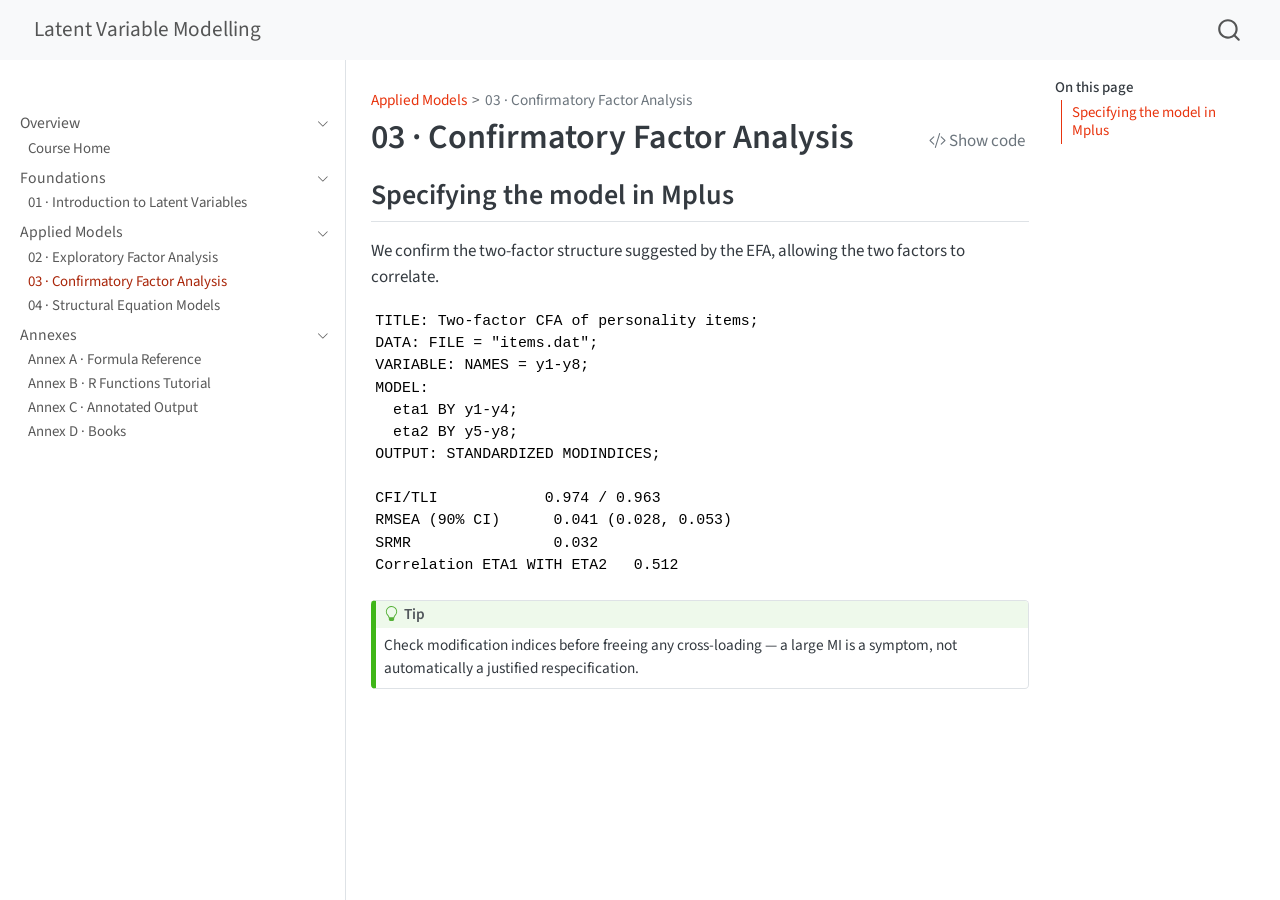
<file: lectures/03-cfa.html>
<!DOCTYPE html>
<html xmlns="http://www.w3.org/1999/xhtml" lang="en" xml:lang="en"><head>

<meta charset="utf-8">
<meta name="generator" content="quarto-1.8.25">

<meta name="viewport" content="width=device-width, initial-scale=1.0, user-scalable=yes">


<title>03 · Confirmatory Factor Analysis – Latent Variable Modelling</title>
<style>
code{white-space: pre-wrap;}
span.smallcaps{font-variant: small-caps;}
div.columns{display: flex; gap: min(4vw, 1.5em);}
div.column{flex: auto; overflow-x: auto;}
div.hanging-indent{margin-left: 1.5em; text-indent: -1.5em;}
ul.task-list{list-style: none;}
ul.task-list li input[type="checkbox"] {
  width: 0.8em;
  margin: 0 0.8em 0.2em -1em; /* quarto-specific, see https://github.com/quarto-dev/quarto-cli/issues/4556 */ 
  vertical-align: middle;
}
/* CSS for syntax highlighting */
html { -webkit-text-size-adjust: 100%; }
pre > code.sourceCode { white-space: pre; position: relative; }
pre > code.sourceCode > span { display: inline-block; line-height: 1.25; }
pre > code.sourceCode > span:empty { height: 1.2em; }
.sourceCode { overflow: visible; }
code.sourceCode > span { color: inherit; text-decoration: inherit; }
div.sourceCode { margin: 1em 0; }
pre.sourceCode { margin: 0; }
@media screen {
div.sourceCode { overflow: auto; }
}
@media print {
pre > code.sourceCode { white-space: pre-wrap; }
pre > code.sourceCode > span { text-indent: -5em; padding-left: 5em; }
}
pre.numberSource code
  { counter-reset: source-line 0; }
pre.numberSource code > span
  { position: relative; left: -4em; counter-increment: source-line; }
pre.numberSource code > span > a:first-child::before
  { content: counter(source-line);
    position: relative; left: -1em; text-align: right; vertical-align: baseline;
    border: none; display: inline-block;
    -webkit-touch-callout: none; -webkit-user-select: none;
    -khtml-user-select: none; -moz-user-select: none;
    -ms-user-select: none; user-select: none;
    padding: 0 4px; width: 4em;
  }
pre.numberSource { margin-left: 3em;  padding-left: 4px; }
div.sourceCode
  {   }
@media screen {
pre > code.sourceCode > span > a:first-child::before { text-decoration: underline; }
}
</style>


<script src="../site_libs/quarto-nav/quarto-nav.js"></script>
<script src="../site_libs/quarto-nav/headroom.min.js"></script>
<script src="../site_libs/clipboard/clipboard.min.js"></script>
<script src="../site_libs/quarto-search/autocomplete.umd.js"></script>
<script src="../site_libs/quarto-search/fuse.min.js"></script>
<script src="../site_libs/quarto-search/quarto-search.js"></script>
<meta name="quarto:offset" content="../">
<script src="../site_libs/quarto-html/quarto.js" type="module"></script>
<script src="../site_libs/quarto-html/tabsets/tabsets.js" type="module"></script>
<script src="../site_libs/quarto-html/axe/axe-check.js" type="module"></script>
<script src="../site_libs/quarto-html/popper.min.js"></script>
<script src="../site_libs/quarto-html/tippy.umd.min.js"></script>
<script src="../site_libs/quarto-html/anchor.min.js"></script>
<link href="../site_libs/quarto-html/tippy.css" rel="stylesheet">
<link href="../site_libs/quarto-html/quarto-syntax-highlighting-7b89279ff1a6dce999919e0e67d4d9ec.css" rel="stylesheet" id="quarto-text-highlighting-styles">
<script src="../site_libs/bootstrap/bootstrap.min.js"></script>
<link href="../site_libs/bootstrap/bootstrap-icons.css" rel="stylesheet">
<link href="../site_libs/bootstrap/bootstrap-5a8a2046e66f82389673ed83b93da9f4.min.css" rel="stylesheet" append-hash="true" id="quarto-bootstrap" data-mode="light">
<script id="quarto-search-options" type="application/json">{
  "location": "navbar",
  "copy-button": false,
  "collapse-after": 3,
  "panel-placement": "end",
  "type": "overlay",
  "limit": 50,
  "keyboard-shortcut": [
    "f",
    "/",
    "s"
  ],
  "show-item-context": false,
  "language": {
    "search-no-results-text": "No results",
    "search-matching-documents-text": "matching documents",
    "search-copy-link-title": "Copy link to search",
    "search-hide-matches-text": "Hide additional matches",
    "search-more-match-text": "more match in this document",
    "search-more-matches-text": "more matches in this document",
    "search-clear-button-title": "Clear",
    "search-text-placeholder": "",
    "search-detached-cancel-button-title": "Cancel",
    "search-submit-button-title": "Submit",
    "search-label": "Search"
  }
}</script>


</head>

<body class="nav-sidebar docked nav-fixed quarto-light">

<div id="quarto-search-results"></div>
  <header id="quarto-header" class="headroom fixed-top">
    <nav class="navbar navbar-expand-lg " data-bs-theme="dark">
      <div class="navbar-container container-fluid">
      <div class="navbar-brand-container mx-auto">
    <a href="../index.html" class="navbar-brand navbar-brand-logo">
    </a>
    <a class="navbar-brand" href="../index.html">
    <span class="navbar-title">Latent Variable Modelling</span>
    </a>
  </div>
        <div class="quarto-navbar-tools tools-end">
</div>
          <div id="quarto-search" class="" title="Search"></div>
      </div> <!-- /container-fluid -->
    </nav>
  <nav class="quarto-secondary-nav">
    <div class="container-fluid d-flex">
      <button type="button" class="quarto-btn-toggle btn" data-bs-toggle="collapse" role="button" data-bs-target=".quarto-sidebar-collapse-item" aria-controls="quarto-sidebar" aria-expanded="false" aria-label="Toggle sidebar navigation" onclick="if (window.quartoToggleHeadroom) { window.quartoToggleHeadroom(); }">
        <i class="bi bi-layout-text-sidebar-reverse"></i>
      </button>
        <nav class="quarto-page-breadcrumbs" aria-label="breadcrumb"><ol class="breadcrumb"><li class="breadcrumb-item"><a href="../lectures/02-efa.html">Applied Models</a></li><li class="breadcrumb-item"><a href="../lectures/03-cfa.html">03 · Confirmatory Factor Analysis</a></li></ol></nav>
        <a class="flex-grow-1" role="navigation" data-bs-toggle="collapse" data-bs-target=".quarto-sidebar-collapse-item" aria-controls="quarto-sidebar" aria-expanded="false" aria-label="Toggle sidebar navigation" onclick="if (window.quartoToggleHeadroom) { window.quartoToggleHeadroom(); }">      
        </a>
    </div>
  </nav>
</header>
<!-- content -->
<div id="quarto-content" class="quarto-container page-columns page-rows-contents page-layout-article page-navbar">
<!-- sidebar -->
  <nav id="quarto-sidebar" class="sidebar collapse collapse-horizontal quarto-sidebar-collapse-item sidebar-navigation docked overflow-auto">
    <div class="pt-lg-2 mt-2 text-left sidebar-header">
      <a href="../index.html" class="sidebar-logo-link">
      </a>
      </div>
    <div class="sidebar-menu-container"> 
    <ul class="list-unstyled mt-1">
        <li class="sidebar-item sidebar-item-section">
      <div class="sidebar-item-container"> 
            <a class="sidebar-item-text sidebar-link text-start" data-bs-toggle="collapse" data-bs-target="#quarto-sidebar-section-1" role="navigation" aria-expanded="true">
 <span class="menu-text">Overview</span></a>
          <a class="sidebar-item-toggle text-start" data-bs-toggle="collapse" data-bs-target="#quarto-sidebar-section-1" role="navigation" aria-expanded="true" aria-label="Toggle section">
            <i class="bi bi-chevron-right ms-2"></i>
          </a> 
      </div>
      <ul id="quarto-sidebar-section-1" class="collapse list-unstyled sidebar-section depth1 show">  
          <li class="sidebar-item">
  <div class="sidebar-item-container"> 
  <a href="../index.html" class="sidebar-item-text sidebar-link">
 <span class="menu-text">Course Home</span></a>
  </div>
</li>
      </ul>
  </li>
        <li class="sidebar-item sidebar-item-section">
      <div class="sidebar-item-container"> 
            <a class="sidebar-item-text sidebar-link text-start" data-bs-toggle="collapse" data-bs-target="#quarto-sidebar-section-2" role="navigation" aria-expanded="true">
 <span class="menu-text">Foundations</span></a>
          <a class="sidebar-item-toggle text-start" data-bs-toggle="collapse" data-bs-target="#quarto-sidebar-section-2" role="navigation" aria-expanded="true" aria-label="Toggle section">
            <i class="bi bi-chevron-right ms-2"></i>
          </a> 
      </div>
      <ul id="quarto-sidebar-section-2" class="collapse list-unstyled sidebar-section depth1 show">  
          <li class="sidebar-item">
  <div class="sidebar-item-container"> 
  <a href="../lectures/01-introduction.html" class="sidebar-item-text sidebar-link">
 <span class="menu-text">01 · Introduction to Latent Variables</span></a>
  </div>
</li>
      </ul>
  </li>
        <li class="sidebar-item sidebar-item-section">
      <div class="sidebar-item-container"> 
            <a class="sidebar-item-text sidebar-link text-start" data-bs-toggle="collapse" data-bs-target="#quarto-sidebar-section-3" role="navigation" aria-expanded="true">
 <span class="menu-text">Applied Models</span></a>
          <a class="sidebar-item-toggle text-start" data-bs-toggle="collapse" data-bs-target="#quarto-sidebar-section-3" role="navigation" aria-expanded="true" aria-label="Toggle section">
            <i class="bi bi-chevron-right ms-2"></i>
          </a> 
      </div>
      <ul id="quarto-sidebar-section-3" class="collapse list-unstyled sidebar-section depth1 show">  
          <li class="sidebar-item">
  <div class="sidebar-item-container"> 
  <a href="../lectures/02-efa.html" class="sidebar-item-text sidebar-link">
 <span class="menu-text">02 · Exploratory Factor Analysis</span></a>
  </div>
</li>
          <li class="sidebar-item">
  <div class="sidebar-item-container"> 
  <a href="../lectures/03-cfa.html" class="sidebar-item-text sidebar-link active">
 <span class="menu-text">03 · Confirmatory Factor Analysis</span></a>
  </div>
</li>
          <li class="sidebar-item">
  <div class="sidebar-item-container"> 
  <a href="../lectures/04-sem.html" class="sidebar-item-text sidebar-link">
 <span class="menu-text">04 · Structural Equation Models</span></a>
  </div>
</li>
      </ul>
  </li>
        <li class="sidebar-item sidebar-item-section">
      <div class="sidebar-item-container"> 
            <a class="sidebar-item-text sidebar-link text-start" data-bs-toggle="collapse" data-bs-target="#quarto-sidebar-section-4" role="navigation" aria-expanded="true">
 <span class="menu-text">Annexes</span></a>
          <a class="sidebar-item-toggle text-start" data-bs-toggle="collapse" data-bs-target="#quarto-sidebar-section-4" role="navigation" aria-expanded="true" aria-label="Toggle section">
            <i class="bi bi-chevron-right ms-2"></i>
          </a> 
      </div>
      <ul id="quarto-sidebar-section-4" class="collapse list-unstyled sidebar-section depth1 show">  
          <li class="sidebar-item">
  <div class="sidebar-item-container"> 
  <a href="../annexes/a-formulas.html" class="sidebar-item-text sidebar-link">
 <span class="menu-text">Annex A · Formula Reference</span></a>
  </div>
</li>
          <li class="sidebar-item">
  <div class="sidebar-item-container"> 
  <a href="../annexes/b-r-functions.html" class="sidebar-item-text sidebar-link">
 <span class="menu-text">Annex B · R Functions Tutorial</span></a>
  </div>
</li>
          <li class="sidebar-item">
  <div class="sidebar-item-container"> 
  <a href="../annexes/c-annotated-output.html" class="sidebar-item-text sidebar-link">
 <span class="menu-text">Annex C · Annotated Output</span></a>
  </div>
</li>
          <li class="sidebar-item">
  <div class="sidebar-item-container"> 
  <a href="../annexes/d-books.html" class="sidebar-item-text sidebar-link">
 <span class="menu-text">Annex D · Books</span></a>
  </div>
</li>
      </ul>
  </li>
    </ul>
    </div>
</nav>
<div id="quarto-sidebar-glass" class="quarto-sidebar-collapse-item" data-bs-toggle="collapse" data-bs-target=".quarto-sidebar-collapse-item"></div>
<!-- margin-sidebar -->
    <div id="quarto-margin-sidebar" class="sidebar margin-sidebar">
        <nav id="TOC" role="doc-toc" class="toc-active">
    <h2 id="toc-title">On this page</h2>
   
  <ul>
  <li><a href="#specifying-the-model-in-mplus" id="toc-specifying-the-model-in-mplus" class="nav-link active" data-scroll-target="#specifying-the-model-in-mplus">Specifying the model in Mplus</a></li>
  </ul>
</nav>
    </div>
<!-- main -->
<main class="content" id="quarto-document-content">

<header id="title-block-header" class="quarto-title-block default"><nav class="quarto-page-breadcrumbs quarto-title-breadcrumbs d-none d-lg-block" aria-label="breadcrumb"><ol class="breadcrumb"><li class="breadcrumb-item"><a href="../lectures/02-efa.html">Applied Models</a></li><li class="breadcrumb-item"><a href="../lectures/03-cfa.html">03 · Confirmatory Factor Analysis</a></li></ol></nav>
<div class="quarto-title">
<div class="quarto-title-block"><div><h1 class="title">03 · Confirmatory Factor Analysis</h1><button type="button" class="btn code-tools-button" id="quarto-code-tools-source"><i class="bi"></i> Show code</button></div></div>
</div>



<div class="quarto-title-meta">

    
  
    
  </div>
  


</header>


<section id="specifying-the-model-in-mplus" class="level2">
<h2 class="anchored" data-anchor-id="specifying-the-model-in-mplus">Specifying the model in Mplus</h2>
<p>We confirm the two-factor structure suggested by the EFA, allowing the two factors to correlate.</p>
<pre><code>TITLE: Two-factor CFA of personality items;
DATA: FILE = "items.dat";
VARIABLE: NAMES = y1-y8;
MODEL:
  eta1 BY y1-y4;
  eta2 BY y5-y8;
OUTPUT: STANDARDIZED MODINDICES;</code></pre>
<pre><code>CFI/TLI            0.974 / 0.963
RMSEA (90% CI)      0.041 (0.028, 0.053)
SRMR                0.032
Correlation ETA1 WITH ETA2   0.512</code></pre>
<div class="callout callout-style-default callout-tip callout-titled">
<div class="callout-header d-flex align-content-center">
<div class="callout-icon-container">
<i class="callout-icon"></i>
</div>
<div class="callout-title-container flex-fill">
Tip
</div>
</div>
<div class="callout-body-container callout-body">
<p>Check modification indices before freeing any cross-loading — a large MI is a symptom, not automatically a justified respecification.</p>
</div>
</div>


<!-- -->

</section>

</main> <!-- /main -->
<script id="quarto-html-after-body" type="application/javascript">
  window.document.addEventListener("DOMContentLoaded", function (event) {
    const icon = "";
    const anchorJS = new window.AnchorJS();
    anchorJS.options = {
      placement: 'right',
      icon: icon
    };
    anchorJS.add('.anchored');
    const isCodeAnnotation = (el) => {
      for (const clz of el.classList) {
        if (clz.startsWith('code-annotation-')) {                     
          return true;
        }
      }
      return false;
    }
    const onCopySuccess = function(e) {
      // button target
      const button = e.trigger;
      // don't keep focus
      button.blur();
      // flash "checked"
      button.classList.add('code-copy-button-checked');
      var currentTitle = button.getAttribute("title");
      button.setAttribute("title", "Copied!");
      let tooltip;
      if (window.bootstrap) {
        button.setAttribute("data-bs-toggle", "tooltip");
        button.setAttribute("data-bs-placement", "left");
        button.setAttribute("data-bs-title", "Copied!");
        tooltip = new bootstrap.Tooltip(button, 
          { trigger: "manual", 
            customClass: "code-copy-button-tooltip",
            offset: [0, -8]});
        tooltip.show();    
      }
      setTimeout(function() {
        if (tooltip) {
          tooltip.hide();
          button.removeAttribute("data-bs-title");
          button.removeAttribute("data-bs-toggle");
          button.removeAttribute("data-bs-placement");
        }
        button.setAttribute("title", currentTitle);
        button.classList.remove('code-copy-button-checked');
      }, 1000);
      // clear code selection
      e.clearSelection();
    }
    const getTextToCopy = function(trigger) {
      const outerScaffold = trigger.parentElement.cloneNode(true);
      const codeEl = outerScaffold.querySelector('code');
      for (const childEl of codeEl.children) {
        if (isCodeAnnotation(childEl)) {
          childEl.remove();
        }
      }
      return codeEl.innerText;
    }
    const clipboard = new window.ClipboardJS('.code-copy-button:not([data-in-quarto-modal])', {
      text: getTextToCopy
    });
    clipboard.on('success', onCopySuccess);
    if (window.document.getElementById('quarto-embedded-source-code-modal')) {
      const clipboardModal = new window.ClipboardJS('.code-copy-button[data-in-quarto-modal]', {
        text: getTextToCopy,
        container: window.document.getElementById('quarto-embedded-source-code-modal')
      });
      clipboardModal.on('success', onCopySuccess);
    }
    const viewSource = window.document.getElementById('quarto-view-source') ||
                       window.document.getElementById('quarto-code-tools-source');
    if (viewSource) {
      const sourceUrl = viewSource.getAttribute("data-quarto-source-url");
      viewSource.addEventListener("click", function(e) {
        if (sourceUrl) {
          // rstudio viewer pane
          if (/\bcapabilities=\b/.test(window.location)) {
            window.open(sourceUrl);
          } else {
            window.location.href = sourceUrl;
          }
        } else {
          const modal = new bootstrap.Modal(document.getElementById('quarto-embedded-source-code-modal'));
          modal.show();
        }
        return false;
      });
    }
    function toggleCodeHandler(show) {
      return function(e) {
        const detailsSrc = window.document.querySelectorAll(".cell > details > .sourceCode");
        for (let i=0; i<detailsSrc.length; i++) {
          const details = detailsSrc[i].parentElement;
          if (show) {
            details.open = true;
          } else {
            details.removeAttribute("open");
          }
        }
        const cellCodeDivs = window.document.querySelectorAll(".cell > .sourceCode");
        const fromCls = show ? "hidden" : "unhidden";
        const toCls = show ? "unhidden" : "hidden";
        for (let i=0; i<cellCodeDivs.length; i++) {
          const codeDiv = cellCodeDivs[i];
          if (codeDiv.classList.contains(fromCls)) {
            codeDiv.classList.remove(fromCls);
            codeDiv.classList.add(toCls);
          } 
        }
        return false;
      }
    }
    const hideAllCode = window.document.getElementById("quarto-hide-all-code");
    if (hideAllCode) {
      hideAllCode.addEventListener("click", toggleCodeHandler(false));
    }
    const showAllCode = window.document.getElementById("quarto-show-all-code");
    if (showAllCode) {
      showAllCode.addEventListener("click", toggleCodeHandler(true));
    }
      var localhostRegex = new RegExp(/^(?:http|https):\/\/localhost\:?[0-9]*\//);
      var mailtoRegex = new RegExp(/^mailto:/);
        var filterRegex = new RegExp("https:\/\/dacarras\.github\.io\/psi4048\/");
      var isInternal = (href) => {
          return filterRegex.test(href) || localhostRegex.test(href) || mailtoRegex.test(href);
      }
      // Inspect non-navigation links and adorn them if external
     var links = window.document.querySelectorAll('a[href]:not(.nav-link):not(.navbar-brand):not(.toc-action):not(.sidebar-link):not(.sidebar-item-toggle):not(.pagination-link):not(.no-external):not([aria-hidden]):not(.dropdown-item):not(.quarto-navigation-tool):not(.about-link)');
      for (var i=0; i<links.length; i++) {
        const link = links[i];
        if (!isInternal(link.href)) {
          // undo the damage that might have been done by quarto-nav.js in the case of
          // links that we want to consider external
          if (link.dataset.originalHref !== undefined) {
            link.href = link.dataset.originalHref;
          }
        }
      }
    function tippyHover(el, contentFn, onTriggerFn, onUntriggerFn) {
      const config = {
        allowHTML: true,
        maxWidth: 500,
        delay: 100,
        arrow: false,
        appendTo: function(el) {
            return el.parentElement;
        },
        interactive: true,
        interactiveBorder: 10,
        theme: 'quarto',
        placement: 'bottom-start',
      };
      if (contentFn) {
        config.content = contentFn;
      }
      if (onTriggerFn) {
        config.onTrigger = onTriggerFn;
      }
      if (onUntriggerFn) {
        config.onUntrigger = onUntriggerFn;
      }
      window.tippy(el, config); 
    }
    const noterefs = window.document.querySelectorAll('a[role="doc-noteref"]');
    for (var i=0; i<noterefs.length; i++) {
      const ref = noterefs[i];
      tippyHover(ref, function() {
        // use id or data attribute instead here
        let href = ref.getAttribute('data-footnote-href') || ref.getAttribute('href');
        try { href = new URL(href).hash; } catch {}
        const id = href.replace(/^#\/?/, "");
        const note = window.document.getElementById(id);
        if (note) {
          return note.innerHTML;
        } else {
          return "";
        }
      });
    }
    const xrefs = window.document.querySelectorAll('a.quarto-xref');
    const processXRef = (id, note) => {
      // Strip column container classes
      const stripColumnClz = (el) => {
        el.classList.remove("page-full", "page-columns");
        if (el.children) {
          for (const child of el.children) {
            stripColumnClz(child);
          }
        }
      }
      stripColumnClz(note)
      if (id === null || id.startsWith('sec-')) {
        // Special case sections, only their first couple elements
        const container = document.createElement("div");
        if (note.children && note.children.length > 2) {
          container.appendChild(note.children[0].cloneNode(true));
          for (let i = 1; i < note.children.length; i++) {
            const child = note.children[i];
            if (child.tagName === "P" && child.innerText === "") {
              continue;
            } else {
              container.appendChild(child.cloneNode(true));
              break;
            }
          }
          if (window.Quarto?.typesetMath) {
            window.Quarto.typesetMath(container);
          }
          return container.innerHTML
        } else {
          if (window.Quarto?.typesetMath) {
            window.Quarto.typesetMath(note);
          }
          return note.innerHTML;
        }
      } else {
        // Remove any anchor links if they are present
        const anchorLink = note.querySelector('a.anchorjs-link');
        if (anchorLink) {
          anchorLink.remove();
        }
        if (window.Quarto?.typesetMath) {
          window.Quarto.typesetMath(note);
        }
        if (note.classList.contains("callout")) {
          return note.outerHTML;
        } else {
          return note.innerHTML;
        }
      }
    }
    for (var i=0; i<xrefs.length; i++) {
      const xref = xrefs[i];
      tippyHover(xref, undefined, function(instance) {
        instance.disable();
        let url = xref.getAttribute('href');
        let hash = undefined; 
        if (url.startsWith('#')) {
          hash = url;
        } else {
          try { hash = new URL(url).hash; } catch {}
        }
        if (hash) {
          const id = hash.replace(/^#\/?/, "");
          const note = window.document.getElementById(id);
          if (note !== null) {
            try {
              const html = processXRef(id, note.cloneNode(true));
              instance.setContent(html);
            } finally {
              instance.enable();
              instance.show();
            }
          } else {
            // See if we can fetch this
            fetch(url.split('#')[0])
            .then(res => res.text())
            .then(html => {
              const parser = new DOMParser();
              const htmlDoc = parser.parseFromString(html, "text/html");
              const note = htmlDoc.getElementById(id);
              if (note !== null) {
                const html = processXRef(id, note);
                instance.setContent(html);
              } 
            }).finally(() => {
              instance.enable();
              instance.show();
            });
          }
        } else {
          // See if we can fetch a full url (with no hash to target)
          // This is a special case and we should probably do some content thinning / targeting
          fetch(url)
          .then(res => res.text())
          .then(html => {
            const parser = new DOMParser();
            const htmlDoc = parser.parseFromString(html, "text/html");
            const note = htmlDoc.querySelector('main.content');
            if (note !== null) {
              // This should only happen for chapter cross references
              // (since there is no id in the URL)
              // remove the first header
              if (note.children.length > 0 && note.children[0].tagName === "HEADER") {
                note.children[0].remove();
              }
              const html = processXRef(null, note);
              instance.setContent(html);
            } 
          }).finally(() => {
            instance.enable();
            instance.show();
          });
        }
      }, function(instance) {
      });
    }
        let selectedAnnoteEl;
        const selectorForAnnotation = ( cell, annotation) => {
          let cellAttr = 'data-code-cell="' + cell + '"';
          let lineAttr = 'data-code-annotation="' +  annotation + '"';
          const selector = 'span[' + cellAttr + '][' + lineAttr + ']';
          return selector;
        }
        const selectCodeLines = (annoteEl) => {
          const doc = window.document;
          const targetCell = annoteEl.getAttribute("data-target-cell");
          const targetAnnotation = annoteEl.getAttribute("data-target-annotation");
          const annoteSpan = window.document.querySelector(selectorForAnnotation(targetCell, targetAnnotation));
          const lines = annoteSpan.getAttribute("data-code-lines").split(",");
          const lineIds = lines.map((line) => {
            return targetCell + "-" + line;
          })
          let top = null;
          let height = null;
          let parent = null;
          if (lineIds.length > 0) {
              //compute the position of the single el (top and bottom and make a div)
              const el = window.document.getElementById(lineIds[0]);
              top = el.offsetTop;
              height = el.offsetHeight;
              parent = el.parentElement.parentElement;
            if (lineIds.length > 1) {
              const lastEl = window.document.getElementById(lineIds[lineIds.length - 1]);
              const bottom = lastEl.offsetTop + lastEl.offsetHeight;
              height = bottom - top;
            }
            if (top !== null && height !== null && parent !== null) {
              // cook up a div (if necessary) and position it 
              let div = window.document.getElementById("code-annotation-line-highlight");
              if (div === null) {
                div = window.document.createElement("div");
                div.setAttribute("id", "code-annotation-line-highlight");
                div.style.position = 'absolute';
                parent.appendChild(div);
              }
              div.style.top = top - 2 + "px";
              div.style.height = height + 4 + "px";
              div.style.left = 0;
              let gutterDiv = window.document.getElementById("code-annotation-line-highlight-gutter");
              if (gutterDiv === null) {
                gutterDiv = window.document.createElement("div");
                gutterDiv.setAttribute("id", "code-annotation-line-highlight-gutter");
                gutterDiv.style.position = 'absolute';
                const codeCell = window.document.getElementById(targetCell);
                const gutter = codeCell.querySelector('.code-annotation-gutter');
                gutter.appendChild(gutterDiv);
              }
              gutterDiv.style.top = top - 2 + "px";
              gutterDiv.style.height = height + 4 + "px";
            }
            selectedAnnoteEl = annoteEl;
          }
        };
        const unselectCodeLines = () => {
          const elementsIds = ["code-annotation-line-highlight", "code-annotation-line-highlight-gutter"];
          elementsIds.forEach((elId) => {
            const div = window.document.getElementById(elId);
            if (div) {
              div.remove();
            }
          });
          selectedAnnoteEl = undefined;
        };
          // Handle positioning of the toggle
      window.addEventListener(
        "resize",
        throttle(() => {
          elRect = undefined;
          if (selectedAnnoteEl) {
            selectCodeLines(selectedAnnoteEl);
          }
        }, 10)
      );
      function throttle(fn, ms) {
      let throttle = false;
      let timer;
        return (...args) => {
          if(!throttle) { // first call gets through
              fn.apply(this, args);
              throttle = true;
          } else { // all the others get throttled
              if(timer) clearTimeout(timer); // cancel #2
              timer = setTimeout(() => {
                fn.apply(this, args);
                timer = throttle = false;
              }, ms);
          }
        };
      }
        // Attach click handler to the DT
        const annoteDls = window.document.querySelectorAll('dt[data-target-cell]');
        for (const annoteDlNode of annoteDls) {
          annoteDlNode.addEventListener('click', (event) => {
            const clickedEl = event.target;
            if (clickedEl !== selectedAnnoteEl) {
              unselectCodeLines();
              const activeEl = window.document.querySelector('dt[data-target-cell].code-annotation-active');
              if (activeEl) {
                activeEl.classList.remove('code-annotation-active');
              }
              selectCodeLines(clickedEl);
              clickedEl.classList.add('code-annotation-active');
            } else {
              // Unselect the line
              unselectCodeLines();
              clickedEl.classList.remove('code-annotation-active');
            }
          });
        }
    const findCites = (el) => {
      const parentEl = el.parentElement;
      if (parentEl) {
        const cites = parentEl.dataset.cites;
        if (cites) {
          return {
            el,
            cites: cites.split(' ')
          };
        } else {
          return findCites(el.parentElement)
        }
      } else {
        return undefined;
      }
    };
    var bibliorefs = window.document.querySelectorAll('a[role="doc-biblioref"]');
    for (var i=0; i<bibliorefs.length; i++) {
      const ref = bibliorefs[i];
      const citeInfo = findCites(ref);
      if (citeInfo) {
        tippyHover(citeInfo.el, function() {
          var popup = window.document.createElement('div');
          citeInfo.cites.forEach(function(cite) {
            var citeDiv = window.document.createElement('div');
            citeDiv.classList.add('hanging-indent');
            citeDiv.classList.add('csl-entry');
            var biblioDiv = window.document.getElementById('ref-' + cite);
            if (biblioDiv) {
              citeDiv.innerHTML = biblioDiv.innerHTML;
            }
            popup.appendChild(citeDiv);
          });
          return popup.innerHTML;
        });
      }
    }
  });
  </script><div class="modal fade" id="quarto-embedded-source-code-modal" tabindex="-1" aria-labelledby="quarto-embedded-source-code-modal-label" aria-hidden="true"><div class="modal-dialog modal-dialog-scrollable"><div class="modal-content"><div class="modal-header"><h5 class="modal-title" id="quarto-embedded-source-code-modal-label">Source Code</h5><button class="btn-close" data-bs-dismiss="modal"></button></div><div class="modal-body"><div class="">
<div class="code-copy-outer-scaffold"><div class="sourceCode" id="cb3" data-shortcodes="false"><pre class="sourceCode markdown code-with-copy"><code class="sourceCode markdown"><span id="cb3-1"><a href="#cb3-1" aria-hidden="true" tabindex="-1"></a><span class="co">---</span></span>
<span id="cb3-2"><a href="#cb3-2" aria-hidden="true" tabindex="-1"></a><span class="an">title:</span><span class="co"> "03 · Confirmatory Factor Analysis"</span></span>
<span id="cb3-3"><a href="#cb3-3" aria-hidden="true" tabindex="-1"></a><span class="co">---</span></span>
<span id="cb3-4"><a href="#cb3-4" aria-hidden="true" tabindex="-1"></a></span>
<span id="cb3-5"><a href="#cb3-5" aria-hidden="true" tabindex="-1"></a><span class="fu">## Specifying the model in Mplus</span></span>
<span id="cb3-6"><a href="#cb3-6" aria-hidden="true" tabindex="-1"></a></span>
<span id="cb3-7"><a href="#cb3-7" aria-hidden="true" tabindex="-1"></a>We confirm the two-factor structure suggested by the EFA, allowing the two factors to correlate.</span>
<span id="cb3-8"><a href="#cb3-8" aria-hidden="true" tabindex="-1"></a></span>
<span id="cb3-9"><a href="#cb3-9" aria-hidden="true" tabindex="-1"></a><span class="in">```</span></span>
<span id="cb3-10"><a href="#cb3-10" aria-hidden="true" tabindex="-1"></a><span class="in">TITLE: Two-factor CFA of personality items;</span></span>
<span id="cb3-11"><a href="#cb3-11" aria-hidden="true" tabindex="-1"></a><span class="in">DATA: FILE = "items.dat";</span></span>
<span id="cb3-12"><a href="#cb3-12" aria-hidden="true" tabindex="-1"></a><span class="in">VARIABLE: NAMES = y1-y8;</span></span>
<span id="cb3-13"><a href="#cb3-13" aria-hidden="true" tabindex="-1"></a><span class="in">MODEL:</span></span>
<span id="cb3-14"><a href="#cb3-14" aria-hidden="true" tabindex="-1"></a><span class="in">  eta1 BY y1-y4;</span></span>
<span id="cb3-15"><a href="#cb3-15" aria-hidden="true" tabindex="-1"></a><span class="in">  eta2 BY y5-y8;</span></span>
<span id="cb3-16"><a href="#cb3-16" aria-hidden="true" tabindex="-1"></a><span class="in">OUTPUT: STANDARDIZED MODINDICES;</span></span>
<span id="cb3-17"><a href="#cb3-17" aria-hidden="true" tabindex="-1"></a><span class="in">```</span></span>
<span id="cb3-18"><a href="#cb3-18" aria-hidden="true" tabindex="-1"></a></span>
<span id="cb3-19"><a href="#cb3-19" aria-hidden="true" tabindex="-1"></a><span class="in">```</span></span>
<span id="cb3-20"><a href="#cb3-20" aria-hidden="true" tabindex="-1"></a><span class="in">CFI/TLI            0.974 / 0.963</span></span>
<span id="cb3-21"><a href="#cb3-21" aria-hidden="true" tabindex="-1"></a><span class="in">RMSEA (90% CI)      0.041 (0.028, 0.053)</span></span>
<span id="cb3-22"><a href="#cb3-22" aria-hidden="true" tabindex="-1"></a><span class="in">SRMR                0.032</span></span>
<span id="cb3-23"><a href="#cb3-23" aria-hidden="true" tabindex="-1"></a><span class="in">Correlation ETA1 WITH ETA2   0.512</span></span>
<span id="cb3-24"><a href="#cb3-24" aria-hidden="true" tabindex="-1"></a><span class="in">```</span></span>
<span id="cb3-25"><a href="#cb3-25" aria-hidden="true" tabindex="-1"></a></span>
<span id="cb3-26"><a href="#cb3-26" aria-hidden="true" tabindex="-1"></a>::: {.callout-tip}</span>
<span id="cb3-27"><a href="#cb3-27" aria-hidden="true" tabindex="-1"></a>Check modification indices before freeing any cross-loading — a large MI is a symptom, not automatically a justified respecification.</span>
<span id="cb3-28"><a href="#cb3-28" aria-hidden="true" tabindex="-1"></a>:::</span></code></pre></div><button title="Copy to Clipboard" class="code-copy-button" data-in-quarto-modal=""><i class="bi"></i></button></div>
</div></div></div></div></div>
</div> <!-- /content -->




</body></html>
</file>
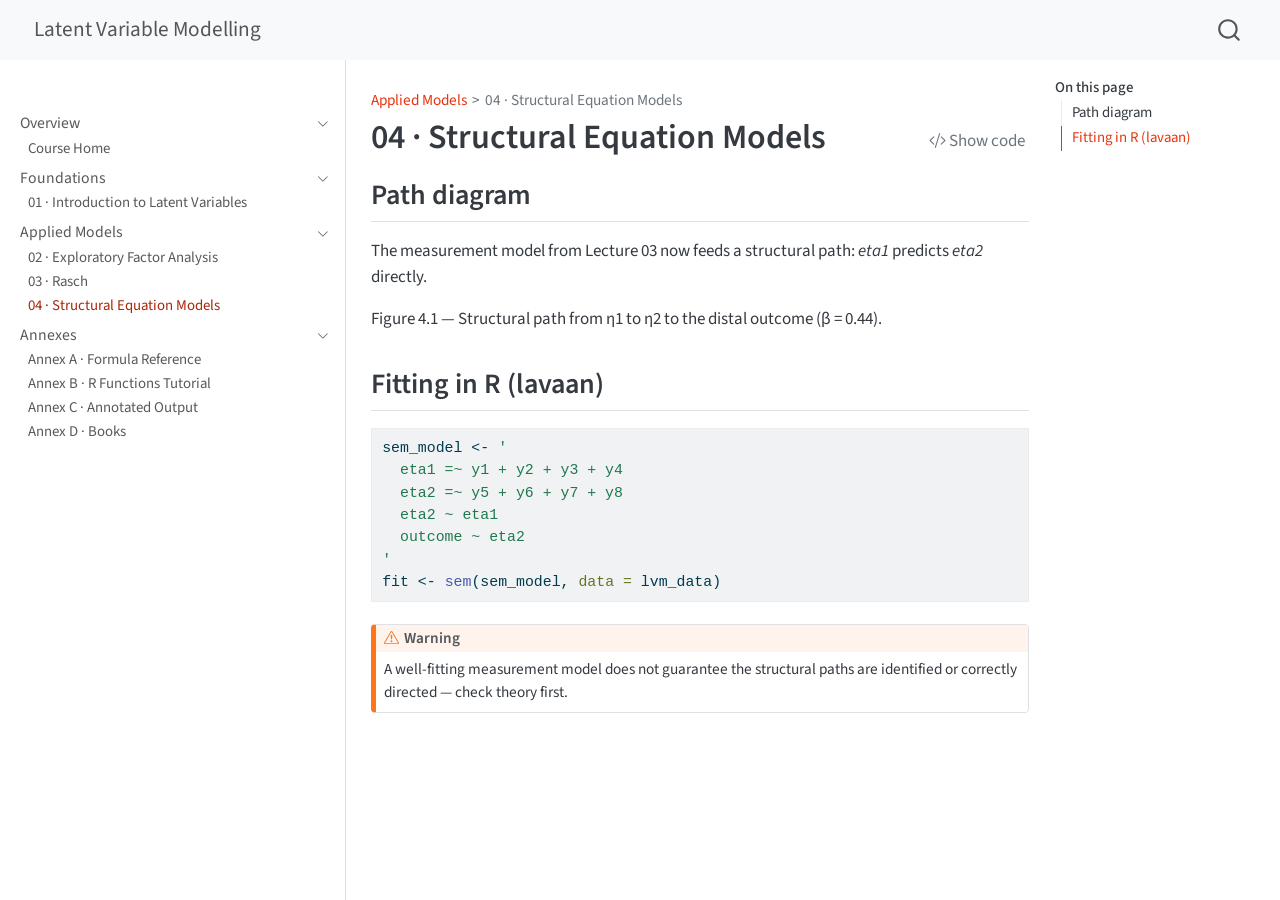
<file: lectures/04-sem.html>
<!DOCTYPE html>
<html xmlns="http://www.w3.org/1999/xhtml" lang="en" xml:lang="en"><head>

<meta charset="utf-8">
<meta name="generator" content="quarto-1.8.25">

<meta name="viewport" content="width=device-width, initial-scale=1.0, user-scalable=yes">


<title>04 · Structural Equation Models – Latent Variable Modelling</title>
<style>
code{white-space: pre-wrap;}
span.smallcaps{font-variant: small-caps;}
div.columns{display: flex; gap: min(4vw, 1.5em);}
div.column{flex: auto; overflow-x: auto;}
div.hanging-indent{margin-left: 1.5em; text-indent: -1.5em;}
ul.task-list{list-style: none;}
ul.task-list li input[type="checkbox"] {
  width: 0.8em;
  margin: 0 0.8em 0.2em -1em; /* quarto-specific, see https://github.com/quarto-dev/quarto-cli/issues/4556 */ 
  vertical-align: middle;
}
/* CSS for syntax highlighting */
html { -webkit-text-size-adjust: 100%; }
pre > code.sourceCode { white-space: pre; position: relative; }
pre > code.sourceCode > span { display: inline-block; line-height: 1.25; }
pre > code.sourceCode > span:empty { height: 1.2em; }
.sourceCode { overflow: visible; }
code.sourceCode > span { color: inherit; text-decoration: inherit; }
div.sourceCode { margin: 1em 0; }
pre.sourceCode { margin: 0; }
@media screen {
div.sourceCode { overflow: auto; }
}
@media print {
pre > code.sourceCode { white-space: pre-wrap; }
pre > code.sourceCode > span { text-indent: -5em; padding-left: 5em; }
}
pre.numberSource code
  { counter-reset: source-line 0; }
pre.numberSource code > span
  { position: relative; left: -4em; counter-increment: source-line; }
pre.numberSource code > span > a:first-child::before
  { content: counter(source-line);
    position: relative; left: -1em; text-align: right; vertical-align: baseline;
    border: none; display: inline-block;
    -webkit-touch-callout: none; -webkit-user-select: none;
    -khtml-user-select: none; -moz-user-select: none;
    -ms-user-select: none; user-select: none;
    padding: 0 4px; width: 4em;
  }
pre.numberSource { margin-left: 3em;  padding-left: 4px; }
div.sourceCode
  {   }
@media screen {
pre > code.sourceCode > span > a:first-child::before { text-decoration: underline; }
}
</style>


<script src="../site_libs/quarto-nav/quarto-nav.js"></script>
<script src="../site_libs/quarto-nav/headroom.min.js"></script>
<script src="../site_libs/clipboard/clipboard.min.js"></script>
<script src="../site_libs/quarto-search/autocomplete.umd.js"></script>
<script src="../site_libs/quarto-search/fuse.min.js"></script>
<script src="../site_libs/quarto-search/quarto-search.js"></script>
<meta name="quarto:offset" content="../">
<script src="../site_libs/quarto-html/quarto.js" type="module"></script>
<script src="../site_libs/quarto-html/tabsets/tabsets.js" type="module"></script>
<script src="../site_libs/quarto-html/axe/axe-check.js" type="module"></script>
<script src="../site_libs/quarto-html/popper.min.js"></script>
<script src="../site_libs/quarto-html/tippy.umd.min.js"></script>
<script src="../site_libs/quarto-html/anchor.min.js"></script>
<link href="../site_libs/quarto-html/tippy.css" rel="stylesheet">
<link href="../site_libs/quarto-html/quarto-syntax-highlighting-7b89279ff1a6dce999919e0e67d4d9ec.css" rel="stylesheet" id="quarto-text-highlighting-styles">
<script src="../site_libs/bootstrap/bootstrap.min.js"></script>
<link href="../site_libs/bootstrap/bootstrap-icons.css" rel="stylesheet">
<link href="../site_libs/bootstrap/bootstrap-5a8a2046e66f82389673ed83b93da9f4.min.css" rel="stylesheet" append-hash="true" id="quarto-bootstrap" data-mode="light">
<script id="quarto-search-options" type="application/json">{
  "location": "navbar",
  "copy-button": false,
  "collapse-after": 3,
  "panel-placement": "end",
  "type": "overlay",
  "limit": 50,
  "keyboard-shortcut": [
    "f",
    "/",
    "s"
  ],
  "show-item-context": false,
  "language": {
    "search-no-results-text": "No results",
    "search-matching-documents-text": "matching documents",
    "search-copy-link-title": "Copy link to search",
    "search-hide-matches-text": "Hide additional matches",
    "search-more-match-text": "more match in this document",
    "search-more-matches-text": "more matches in this document",
    "search-clear-button-title": "Clear",
    "search-text-placeholder": "",
    "search-detached-cancel-button-title": "Cancel",
    "search-submit-button-title": "Submit",
    "search-label": "Search"
  }
}</script>


</head>

<body class="nav-sidebar docked nav-fixed quarto-light">

<div id="quarto-search-results"></div>
  <header id="quarto-header" class="headroom fixed-top">
    <nav class="navbar navbar-expand-lg " data-bs-theme="dark">
      <div class="navbar-container container-fluid">
      <div class="navbar-brand-container mx-auto">
    <a href="../index.html" class="navbar-brand navbar-brand-logo">
    </a>
    <a class="navbar-brand" href="../index.html">
    <span class="navbar-title">Latent Variable Modelling</span>
    </a>
  </div>
        <div class="quarto-navbar-tools tools-end">
</div>
          <div id="quarto-search" class="" title="Search"></div>
      </div> <!-- /container-fluid -->
    </nav>
  <nav class="quarto-secondary-nav">
    <div class="container-fluid d-flex">
      <button type="button" class="quarto-btn-toggle btn" data-bs-toggle="collapse" role="button" data-bs-target=".quarto-sidebar-collapse-item" aria-controls="quarto-sidebar" aria-expanded="false" aria-label="Toggle sidebar navigation" onclick="if (window.quartoToggleHeadroom) { window.quartoToggleHeadroom(); }">
        <i class="bi bi-layout-text-sidebar-reverse"></i>
      </button>
        <nav class="quarto-page-breadcrumbs" aria-label="breadcrumb"><ol class="breadcrumb"><li class="breadcrumb-item"><a href="../lectures/02-efa.html">Applied Models</a></li><li class="breadcrumb-item"><a href="../lectures/04-sem.html">04 · Structural Equation Models</a></li></ol></nav>
        <a class="flex-grow-1" role="navigation" data-bs-toggle="collapse" data-bs-target=".quarto-sidebar-collapse-item" aria-controls="quarto-sidebar" aria-expanded="false" aria-label="Toggle sidebar navigation" onclick="if (window.quartoToggleHeadroom) { window.quartoToggleHeadroom(); }">      
        </a>
    </div>
  </nav>
</header>
<!-- content -->
<div id="quarto-content" class="quarto-container page-columns page-rows-contents page-layout-article page-navbar">
<!-- sidebar -->
  <nav id="quarto-sidebar" class="sidebar collapse collapse-horizontal quarto-sidebar-collapse-item sidebar-navigation docked overflow-auto">
    <div class="pt-lg-2 mt-2 text-left sidebar-header">
      <a href="../index.html" class="sidebar-logo-link">
      </a>
      </div>
    <div class="sidebar-menu-container"> 
    <ul class="list-unstyled mt-1">
        <li class="sidebar-item sidebar-item-section">
      <div class="sidebar-item-container"> 
            <a class="sidebar-item-text sidebar-link text-start" data-bs-toggle="collapse" data-bs-target="#quarto-sidebar-section-1" role="navigation" aria-expanded="true">
 <span class="menu-text">Overview</span></a>
          <a class="sidebar-item-toggle text-start" data-bs-toggle="collapse" data-bs-target="#quarto-sidebar-section-1" role="navigation" aria-expanded="true" aria-label="Toggle section">
            <i class="bi bi-chevron-right ms-2"></i>
          </a> 
      </div>
      <ul id="quarto-sidebar-section-1" class="collapse list-unstyled sidebar-section depth1 show">  
          <li class="sidebar-item">
  <div class="sidebar-item-container"> 
  <a href="../index.html" class="sidebar-item-text sidebar-link">
 <span class="menu-text">Course Home</span></a>
  </div>
</li>
      </ul>
  </li>
        <li class="sidebar-item sidebar-item-section">
      <div class="sidebar-item-container"> 
            <a class="sidebar-item-text sidebar-link text-start" data-bs-toggle="collapse" data-bs-target="#quarto-sidebar-section-2" role="navigation" aria-expanded="true">
 <span class="menu-text">Foundations</span></a>
          <a class="sidebar-item-toggle text-start" data-bs-toggle="collapse" data-bs-target="#quarto-sidebar-section-2" role="navigation" aria-expanded="true" aria-label="Toggle section">
            <i class="bi bi-chevron-right ms-2"></i>
          </a> 
      </div>
      <ul id="quarto-sidebar-section-2" class="collapse list-unstyled sidebar-section depth1 show">  
          <li class="sidebar-item">
  <div class="sidebar-item-container"> 
  <a href="../lectures/01-introduction.html" class="sidebar-item-text sidebar-link">
 <span class="menu-text">01 · Introduction to Latent Variables</span></a>
  </div>
</li>
      </ul>
  </li>
        <li class="sidebar-item sidebar-item-section">
      <div class="sidebar-item-container"> 
            <a class="sidebar-item-text sidebar-link text-start" data-bs-toggle="collapse" data-bs-target="#quarto-sidebar-section-3" role="navigation" aria-expanded="true">
 <span class="menu-text">Applied Models</span></a>
          <a class="sidebar-item-toggle text-start" data-bs-toggle="collapse" data-bs-target="#quarto-sidebar-section-3" role="navigation" aria-expanded="true" aria-label="Toggle section">
            <i class="bi bi-chevron-right ms-2"></i>
          </a> 
      </div>
      <ul id="quarto-sidebar-section-3" class="collapse list-unstyled sidebar-section depth1 show">  
          <li class="sidebar-item">
  <div class="sidebar-item-container"> 
  <a href="../lectures/02-efa.html" class="sidebar-item-text sidebar-link">
 <span class="menu-text">02 · Exploratory Factor Analysis</span></a>
  </div>
</li>
          <li class="sidebar-item">
  <div class="sidebar-item-container"> 
  <a href="../lectures/03_rasch.html" class="sidebar-item-text sidebar-link">
 <span class="menu-text">03 · Rasch</span></a>
  </div>
</li>
          <li class="sidebar-item">
  <div class="sidebar-item-container"> 
  <a href="../lectures/04-sem.html" class="sidebar-item-text sidebar-link active">
 <span class="menu-text">04 · Structural Equation Models</span></a>
  </div>
</li>
      </ul>
  </li>
        <li class="sidebar-item sidebar-item-section">
      <div class="sidebar-item-container"> 
            <a class="sidebar-item-text sidebar-link text-start" data-bs-toggle="collapse" data-bs-target="#quarto-sidebar-section-4" role="navigation" aria-expanded="true">
 <span class="menu-text">Annexes</span></a>
          <a class="sidebar-item-toggle text-start" data-bs-toggle="collapse" data-bs-target="#quarto-sidebar-section-4" role="navigation" aria-expanded="true" aria-label="Toggle section">
            <i class="bi bi-chevron-right ms-2"></i>
          </a> 
      </div>
      <ul id="quarto-sidebar-section-4" class="collapse list-unstyled sidebar-section depth1 show">  
          <li class="sidebar-item">
  <div class="sidebar-item-container"> 
  <a href="../annexes/a-formulas.html" class="sidebar-item-text sidebar-link">
 <span class="menu-text">Annex A · Formula Reference</span></a>
  </div>
</li>
          <li class="sidebar-item">
  <div class="sidebar-item-container"> 
  <a href="../annexes/b-r-functions.html" class="sidebar-item-text sidebar-link">
 <span class="menu-text">Annex B · R Functions Tutorial</span></a>
  </div>
</li>
          <li class="sidebar-item">
  <div class="sidebar-item-container"> 
  <a href="../annexes/c-annotated-output.html" class="sidebar-item-text sidebar-link">
 <span class="menu-text">Annex C · Annotated Output</span></a>
  </div>
</li>
          <li class="sidebar-item">
  <div class="sidebar-item-container"> 
  <a href="../annexes/d-books.html" class="sidebar-item-text sidebar-link">
 <span class="menu-text">Annex D · Books</span></a>
  </div>
</li>
      </ul>
  </li>
    </ul>
    </div>
</nav>
<div id="quarto-sidebar-glass" class="quarto-sidebar-collapse-item" data-bs-toggle="collapse" data-bs-target=".quarto-sidebar-collapse-item"></div>
<!-- margin-sidebar -->
    <div id="quarto-margin-sidebar" class="sidebar margin-sidebar">
        <nav id="TOC" role="doc-toc" class="toc-active">
    <h2 id="toc-title">On this page</h2>
   
  <ul>
  <li><a href="#path-diagram" id="toc-path-diagram" class="nav-link active" data-scroll-target="#path-diagram">Path diagram</a></li>
  <li><a href="#fitting-in-r-lavaan" id="toc-fitting-in-r-lavaan" class="nav-link" data-scroll-target="#fitting-in-r-lavaan">Fitting in R (lavaan)</a></li>
  </ul>
</nav>
    </div>
<!-- main -->
<main class="content" id="quarto-document-content">

<header id="title-block-header" class="quarto-title-block default"><nav class="quarto-page-breadcrumbs quarto-title-breadcrumbs d-none d-lg-block" aria-label="breadcrumb"><ol class="breadcrumb"><li class="breadcrumb-item"><a href="../lectures/02-efa.html">Applied Models</a></li><li class="breadcrumb-item"><a href="../lectures/04-sem.html">04 · Structural Equation Models</a></li></ol></nav>
<div class="quarto-title">
<div class="quarto-title-block"><div><h1 class="title">04 · Structural Equation Models</h1><button type="button" class="btn code-tools-button" id="quarto-code-tools-source"><i class="bi"></i> Show code</button></div></div>
</div>



<div class="quarto-title-meta">

    
  
    
  </div>
  


</header>


<section id="path-diagram" class="level2">
<h2 class="anchored" data-anchor-id="path-diagram">Path diagram</h2>
<p>The measurement model from Lecture 03 now feeds a structural path: <em>eta1</em> predicts <em>eta2</em> directly.</p>
<p>Figure 4.1 — Structural path from η1 to η2 to the distal outcome (β = 0.44).</p>
</section>
<section id="fitting-in-r-lavaan" class="level2">
<h2 class="anchored" data-anchor-id="fitting-in-r-lavaan">Fitting in R (lavaan)</h2>
<div class="cell">
<div class="code-copy-outer-scaffold"><div class="sourceCode cell-code" id="cb1"><pre class="sourceCode r code-with-copy"><code class="sourceCode r"><span id="cb1-1"><a href="#cb1-1" aria-hidden="true" tabindex="-1"></a>sem_model <span class="ot">&lt;-</span> <span class="st">'</span></span>
<span id="cb1-2"><a href="#cb1-2" aria-hidden="true" tabindex="-1"></a><span class="st">  eta1 =~ y1 + y2 + y3 + y4</span></span>
<span id="cb1-3"><a href="#cb1-3" aria-hidden="true" tabindex="-1"></a><span class="st">  eta2 =~ y5 + y6 + y7 + y8</span></span>
<span id="cb1-4"><a href="#cb1-4" aria-hidden="true" tabindex="-1"></a><span class="st">  eta2 ~ eta1</span></span>
<span id="cb1-5"><a href="#cb1-5" aria-hidden="true" tabindex="-1"></a><span class="st">  outcome ~ eta2</span></span>
<span id="cb1-6"><a href="#cb1-6" aria-hidden="true" tabindex="-1"></a><span class="st">'</span></span>
<span id="cb1-7"><a href="#cb1-7" aria-hidden="true" tabindex="-1"></a>fit <span class="ot">&lt;-</span> <span class="fu">sem</span>(sem_model, <span class="at">data =</span> lvm_data)</span></code></pre></div><button title="Copy to Clipboard" class="code-copy-button"><i class="bi"></i></button></div>
</div>
<div class="callout callout-style-default callout-warning callout-titled">
<div class="callout-header d-flex align-content-center">
<div class="callout-icon-container">
<i class="callout-icon"></i>
</div>
<div class="callout-title-container flex-fill">
Warning
</div>
</div>
<div class="callout-body-container callout-body">
<p>A well-fitting measurement model does not guarantee the structural paths are identified or correctly directed — check theory first.</p>
</div>
</div>


<!-- -->

</section>

</main> <!-- /main -->
<script id="quarto-html-after-body" type="application/javascript">
  window.document.addEventListener("DOMContentLoaded", function (event) {
    const icon = "";
    const anchorJS = new window.AnchorJS();
    anchorJS.options = {
      placement: 'right',
      icon: icon
    };
    anchorJS.add('.anchored');
    const isCodeAnnotation = (el) => {
      for (const clz of el.classList) {
        if (clz.startsWith('code-annotation-')) {                     
          return true;
        }
      }
      return false;
    }
    const onCopySuccess = function(e) {
      // button target
      const button = e.trigger;
      // don't keep focus
      button.blur();
      // flash "checked"
      button.classList.add('code-copy-button-checked');
      var currentTitle = button.getAttribute("title");
      button.setAttribute("title", "Copied!");
      let tooltip;
      if (window.bootstrap) {
        button.setAttribute("data-bs-toggle", "tooltip");
        button.setAttribute("data-bs-placement", "left");
        button.setAttribute("data-bs-title", "Copied!");
        tooltip = new bootstrap.Tooltip(button, 
          { trigger: "manual", 
            customClass: "code-copy-button-tooltip",
            offset: [0, -8]});
        tooltip.show();    
      }
      setTimeout(function() {
        if (tooltip) {
          tooltip.hide();
          button.removeAttribute("data-bs-title");
          button.removeAttribute("data-bs-toggle");
          button.removeAttribute("data-bs-placement");
        }
        button.setAttribute("title", currentTitle);
        button.classList.remove('code-copy-button-checked');
      }, 1000);
      // clear code selection
      e.clearSelection();
    }
    const getTextToCopy = function(trigger) {
      const outerScaffold = trigger.parentElement.cloneNode(true);
      const codeEl = outerScaffold.querySelector('code');
      for (const childEl of codeEl.children) {
        if (isCodeAnnotation(childEl)) {
          childEl.remove();
        }
      }
      return codeEl.innerText;
    }
    const clipboard = new window.ClipboardJS('.code-copy-button:not([data-in-quarto-modal])', {
      text: getTextToCopy
    });
    clipboard.on('success', onCopySuccess);
    if (window.document.getElementById('quarto-embedded-source-code-modal')) {
      const clipboardModal = new window.ClipboardJS('.code-copy-button[data-in-quarto-modal]', {
        text: getTextToCopy,
        container: window.document.getElementById('quarto-embedded-source-code-modal')
      });
      clipboardModal.on('success', onCopySuccess);
    }
    const viewSource = window.document.getElementById('quarto-view-source') ||
                       window.document.getElementById('quarto-code-tools-source');
    if (viewSource) {
      const sourceUrl = viewSource.getAttribute("data-quarto-source-url");
      viewSource.addEventListener("click", function(e) {
        if (sourceUrl) {
          // rstudio viewer pane
          if (/\bcapabilities=\b/.test(window.location)) {
            window.open(sourceUrl);
          } else {
            window.location.href = sourceUrl;
          }
        } else {
          const modal = new bootstrap.Modal(document.getElementById('quarto-embedded-source-code-modal'));
          modal.show();
        }
        return false;
      });
    }
    function toggleCodeHandler(show) {
      return function(e) {
        const detailsSrc = window.document.querySelectorAll(".cell > details > .sourceCode");
        for (let i=0; i<detailsSrc.length; i++) {
          const details = detailsSrc[i].parentElement;
          if (show) {
            details.open = true;
          } else {
            details.removeAttribute("open");
          }
        }
        const cellCodeDivs = window.document.querySelectorAll(".cell > .sourceCode");
        const fromCls = show ? "hidden" : "unhidden";
        const toCls = show ? "unhidden" : "hidden";
        for (let i=0; i<cellCodeDivs.length; i++) {
          const codeDiv = cellCodeDivs[i];
          if (codeDiv.classList.contains(fromCls)) {
            codeDiv.classList.remove(fromCls);
            codeDiv.classList.add(toCls);
          } 
        }
        return false;
      }
    }
    const hideAllCode = window.document.getElementById("quarto-hide-all-code");
    if (hideAllCode) {
      hideAllCode.addEventListener("click", toggleCodeHandler(false));
    }
    const showAllCode = window.document.getElementById("quarto-show-all-code");
    if (showAllCode) {
      showAllCode.addEventListener("click", toggleCodeHandler(true));
    }
      var localhostRegex = new RegExp(/^(?:http|https):\/\/localhost\:?[0-9]*\//);
      var mailtoRegex = new RegExp(/^mailto:/);
        var filterRegex = new RegExp("https:\/\/dacarras\.github\.io\/psi4048\/");
      var isInternal = (href) => {
          return filterRegex.test(href) || localhostRegex.test(href) || mailtoRegex.test(href);
      }
      // Inspect non-navigation links and adorn them if external
     var links = window.document.querySelectorAll('a[href]:not(.nav-link):not(.navbar-brand):not(.toc-action):not(.sidebar-link):not(.sidebar-item-toggle):not(.pagination-link):not(.no-external):not([aria-hidden]):not(.dropdown-item):not(.quarto-navigation-tool):not(.about-link)');
      for (var i=0; i<links.length; i++) {
        const link = links[i];
        if (!isInternal(link.href)) {
          // undo the damage that might have been done by quarto-nav.js in the case of
          // links that we want to consider external
          if (link.dataset.originalHref !== undefined) {
            link.href = link.dataset.originalHref;
          }
        }
      }
    function tippyHover(el, contentFn, onTriggerFn, onUntriggerFn) {
      const config = {
        allowHTML: true,
        maxWidth: 500,
        delay: 100,
        arrow: false,
        appendTo: function(el) {
            return el.parentElement;
        },
        interactive: true,
        interactiveBorder: 10,
        theme: 'quarto',
        placement: 'bottom-start',
      };
      if (contentFn) {
        config.content = contentFn;
      }
      if (onTriggerFn) {
        config.onTrigger = onTriggerFn;
      }
      if (onUntriggerFn) {
        config.onUntrigger = onUntriggerFn;
      }
      window.tippy(el, config); 
    }
    const noterefs = window.document.querySelectorAll('a[role="doc-noteref"]');
    for (var i=0; i<noterefs.length; i++) {
      const ref = noterefs[i];
      tippyHover(ref, function() {
        // use id or data attribute instead here
        let href = ref.getAttribute('data-footnote-href') || ref.getAttribute('href');
        try { href = new URL(href).hash; } catch {}
        const id = href.replace(/^#\/?/, "");
        const note = window.document.getElementById(id);
        if (note) {
          return note.innerHTML;
        } else {
          return "";
        }
      });
    }
    const xrefs = window.document.querySelectorAll('a.quarto-xref');
    const processXRef = (id, note) => {
      // Strip column container classes
      const stripColumnClz = (el) => {
        el.classList.remove("page-full", "page-columns");
        if (el.children) {
          for (const child of el.children) {
            stripColumnClz(child);
          }
        }
      }
      stripColumnClz(note)
      if (id === null || id.startsWith('sec-')) {
        // Special case sections, only their first couple elements
        const container = document.createElement("div");
        if (note.children && note.children.length > 2) {
          container.appendChild(note.children[0].cloneNode(true));
          for (let i = 1; i < note.children.length; i++) {
            const child = note.children[i];
            if (child.tagName === "P" && child.innerText === "") {
              continue;
            } else {
              container.appendChild(child.cloneNode(true));
              break;
            }
          }
          if (window.Quarto?.typesetMath) {
            window.Quarto.typesetMath(container);
          }
          return container.innerHTML
        } else {
          if (window.Quarto?.typesetMath) {
            window.Quarto.typesetMath(note);
          }
          return note.innerHTML;
        }
      } else {
        // Remove any anchor links if they are present
        const anchorLink = note.querySelector('a.anchorjs-link');
        if (anchorLink) {
          anchorLink.remove();
        }
        if (window.Quarto?.typesetMath) {
          window.Quarto.typesetMath(note);
        }
        if (note.classList.contains("callout")) {
          return note.outerHTML;
        } else {
          return note.innerHTML;
        }
      }
    }
    for (var i=0; i<xrefs.length; i++) {
      const xref = xrefs[i];
      tippyHover(xref, undefined, function(instance) {
        instance.disable();
        let url = xref.getAttribute('href');
        let hash = undefined; 
        if (url.startsWith('#')) {
          hash = url;
        } else {
          try { hash = new URL(url).hash; } catch {}
        }
        if (hash) {
          const id = hash.replace(/^#\/?/, "");
          const note = window.document.getElementById(id);
          if (note !== null) {
            try {
              const html = processXRef(id, note.cloneNode(true));
              instance.setContent(html);
            } finally {
              instance.enable();
              instance.show();
            }
          } else {
            // See if we can fetch this
            fetch(url.split('#')[0])
            .then(res => res.text())
            .then(html => {
              const parser = new DOMParser();
              const htmlDoc = parser.parseFromString(html, "text/html");
              const note = htmlDoc.getElementById(id);
              if (note !== null) {
                const html = processXRef(id, note);
                instance.setContent(html);
              } 
            }).finally(() => {
              instance.enable();
              instance.show();
            });
          }
        } else {
          // See if we can fetch a full url (with no hash to target)
          // This is a special case and we should probably do some content thinning / targeting
          fetch(url)
          .then(res => res.text())
          .then(html => {
            const parser = new DOMParser();
            const htmlDoc = parser.parseFromString(html, "text/html");
            const note = htmlDoc.querySelector('main.content');
            if (note !== null) {
              // This should only happen for chapter cross references
              // (since there is no id in the URL)
              // remove the first header
              if (note.children.length > 0 && note.children[0].tagName === "HEADER") {
                note.children[0].remove();
              }
              const html = processXRef(null, note);
              instance.setContent(html);
            } 
          }).finally(() => {
            instance.enable();
            instance.show();
          });
        }
      }, function(instance) {
      });
    }
        let selectedAnnoteEl;
        const selectorForAnnotation = ( cell, annotation) => {
          let cellAttr = 'data-code-cell="' + cell + '"';
          let lineAttr = 'data-code-annotation="' +  annotation + '"';
          const selector = 'span[' + cellAttr + '][' + lineAttr + ']';
          return selector;
        }
        const selectCodeLines = (annoteEl) => {
          const doc = window.document;
          const targetCell = annoteEl.getAttribute("data-target-cell");
          const targetAnnotation = annoteEl.getAttribute("data-target-annotation");
          const annoteSpan = window.document.querySelector(selectorForAnnotation(targetCell, targetAnnotation));
          const lines = annoteSpan.getAttribute("data-code-lines").split(",");
          const lineIds = lines.map((line) => {
            return targetCell + "-" + line;
          })
          let top = null;
          let height = null;
          let parent = null;
          if (lineIds.length > 0) {
              //compute the position of the single el (top and bottom and make a div)
              const el = window.document.getElementById(lineIds[0]);
              top = el.offsetTop;
              height = el.offsetHeight;
              parent = el.parentElement.parentElement;
            if (lineIds.length > 1) {
              const lastEl = window.document.getElementById(lineIds[lineIds.length - 1]);
              const bottom = lastEl.offsetTop + lastEl.offsetHeight;
              height = bottom - top;
            }
            if (top !== null && height !== null && parent !== null) {
              // cook up a div (if necessary) and position it 
              let div = window.document.getElementById("code-annotation-line-highlight");
              if (div === null) {
                div = window.document.createElement("div");
                div.setAttribute("id", "code-annotation-line-highlight");
                div.style.position = 'absolute';
                parent.appendChild(div);
              }
              div.style.top = top - 2 + "px";
              div.style.height = height + 4 + "px";
              div.style.left = 0;
              let gutterDiv = window.document.getElementById("code-annotation-line-highlight-gutter");
              if (gutterDiv === null) {
                gutterDiv = window.document.createElement("div");
                gutterDiv.setAttribute("id", "code-annotation-line-highlight-gutter");
                gutterDiv.style.position = 'absolute';
                const codeCell = window.document.getElementById(targetCell);
                const gutter = codeCell.querySelector('.code-annotation-gutter');
                gutter.appendChild(gutterDiv);
              }
              gutterDiv.style.top = top - 2 + "px";
              gutterDiv.style.height = height + 4 + "px";
            }
            selectedAnnoteEl = annoteEl;
          }
        };
        const unselectCodeLines = () => {
          const elementsIds = ["code-annotation-line-highlight", "code-annotation-line-highlight-gutter"];
          elementsIds.forEach((elId) => {
            const div = window.document.getElementById(elId);
            if (div) {
              div.remove();
            }
          });
          selectedAnnoteEl = undefined;
        };
          // Handle positioning of the toggle
      window.addEventListener(
        "resize",
        throttle(() => {
          elRect = undefined;
          if (selectedAnnoteEl) {
            selectCodeLines(selectedAnnoteEl);
          }
        }, 10)
      );
      function throttle(fn, ms) {
      let throttle = false;
      let timer;
        return (...args) => {
          if(!throttle) { // first call gets through
              fn.apply(this, args);
              throttle = true;
          } else { // all the others get throttled
              if(timer) clearTimeout(timer); // cancel #2
              timer = setTimeout(() => {
                fn.apply(this, args);
                timer = throttle = false;
              }, ms);
          }
        };
      }
        // Attach click handler to the DT
        const annoteDls = window.document.querySelectorAll('dt[data-target-cell]');
        for (const annoteDlNode of annoteDls) {
          annoteDlNode.addEventListener('click', (event) => {
            const clickedEl = event.target;
            if (clickedEl !== selectedAnnoteEl) {
              unselectCodeLines();
              const activeEl = window.document.querySelector('dt[data-target-cell].code-annotation-active');
              if (activeEl) {
                activeEl.classList.remove('code-annotation-active');
              }
              selectCodeLines(clickedEl);
              clickedEl.classList.add('code-annotation-active');
            } else {
              // Unselect the line
              unselectCodeLines();
              clickedEl.classList.remove('code-annotation-active');
            }
          });
        }
    const findCites = (el) => {
      const parentEl = el.parentElement;
      if (parentEl) {
        const cites = parentEl.dataset.cites;
        if (cites) {
          return {
            el,
            cites: cites.split(' ')
          };
        } else {
          return findCites(el.parentElement)
        }
      } else {
        return undefined;
      }
    };
    var bibliorefs = window.document.querySelectorAll('a[role="doc-biblioref"]');
    for (var i=0; i<bibliorefs.length; i++) {
      const ref = bibliorefs[i];
      const citeInfo = findCites(ref);
      if (citeInfo) {
        tippyHover(citeInfo.el, function() {
          var popup = window.document.createElement('div');
          citeInfo.cites.forEach(function(cite) {
            var citeDiv = window.document.createElement('div');
            citeDiv.classList.add('hanging-indent');
            citeDiv.classList.add('csl-entry');
            var biblioDiv = window.document.getElementById('ref-' + cite);
            if (biblioDiv) {
              citeDiv.innerHTML = biblioDiv.innerHTML;
            }
            popup.appendChild(citeDiv);
          });
          return popup.innerHTML;
        });
      }
    }
  });
  </script><div class="modal fade" id="quarto-embedded-source-code-modal" tabindex="-1" aria-labelledby="quarto-embedded-source-code-modal-label" aria-hidden="true"><div class="modal-dialog modal-dialog-scrollable"><div class="modal-content"><div class="modal-header"><h5 class="modal-title" id="quarto-embedded-source-code-modal-label">Source Code</h5><button class="btn-close" data-bs-dismiss="modal"></button></div><div class="modal-body"><div class="">
<div class="code-copy-outer-scaffold"><div class="sourceCode" id="cb2" data-shortcodes="false"><pre class="sourceCode markdown code-with-copy"><code class="sourceCode markdown"><span id="cb2-1"><a href="#cb2-1" aria-hidden="true" tabindex="-1"></a><span class="co">---</span></span>
<span id="cb2-2"><a href="#cb2-2" aria-hidden="true" tabindex="-1"></a><span class="an">title:</span><span class="co"> "04 · Structural Equation Models"</span></span>
<span id="cb2-3"><a href="#cb2-3" aria-hidden="true" tabindex="-1"></a><span class="co">---</span></span>
<span id="cb2-4"><a href="#cb2-4" aria-hidden="true" tabindex="-1"></a></span>
<span id="cb2-5"><a href="#cb2-5" aria-hidden="true" tabindex="-1"></a><span class="fu">## Path diagram</span></span>
<span id="cb2-6"><a href="#cb2-6" aria-hidden="true" tabindex="-1"></a></span>
<span id="cb2-7"><a href="#cb2-7" aria-hidden="true" tabindex="-1"></a>The measurement model from Lecture 03 now feeds a structural path: *eta1* predicts *eta2* directly.</span>
<span id="cb2-8"><a href="#cb2-8" aria-hidden="true" tabindex="-1"></a></span>
<span id="cb2-9"><a href="#cb2-9" aria-hidden="true" tabindex="-1"></a>Figure 4.1 — Structural path from η1 to η2 to the distal outcome (β = 0.44).</span>
<span id="cb2-10"><a href="#cb2-10" aria-hidden="true" tabindex="-1"></a></span>
<span id="cb2-11"><a href="#cb2-11" aria-hidden="true" tabindex="-1"></a><span class="fu">## Fitting in R (lavaan)</span></span>
<span id="cb2-12"><a href="#cb2-12" aria-hidden="true" tabindex="-1"></a></span>
<span id="cb2-15"><a href="#cb2-15" aria-hidden="true" tabindex="-1"></a><span class="in">```{r}</span></span>
<span id="cb2-16"><a href="#cb2-16" aria-hidden="true" tabindex="-1"></a><span class="co">#| eval: false</span></span>
<span id="cb2-17"><a href="#cb2-17" aria-hidden="true" tabindex="-1"></a>sem_model <span class="ot">&lt;-</span> <span class="st">'</span></span>
<span id="cb2-18"><a href="#cb2-18" aria-hidden="true" tabindex="-1"></a><span class="st">  eta1 =~ y1 + y2 + y3 + y4</span></span>
<span id="cb2-19"><a href="#cb2-19" aria-hidden="true" tabindex="-1"></a><span class="st">  eta2 =~ y5 + y6 + y7 + y8</span></span>
<span id="cb2-20"><a href="#cb2-20" aria-hidden="true" tabindex="-1"></a><span class="st">  eta2 ~ eta1</span></span>
<span id="cb2-21"><a href="#cb2-21" aria-hidden="true" tabindex="-1"></a><span class="st">  outcome ~ eta2</span></span>
<span id="cb2-22"><a href="#cb2-22" aria-hidden="true" tabindex="-1"></a><span class="st">'</span></span>
<span id="cb2-23"><a href="#cb2-23" aria-hidden="true" tabindex="-1"></a>fit <span class="ot">&lt;-</span> <span class="fu">sem</span>(sem_model, <span class="at">data =</span> lvm_data)</span>
<span id="cb2-24"><a href="#cb2-24" aria-hidden="true" tabindex="-1"></a><span class="in">```</span></span>
<span id="cb2-25"><a href="#cb2-25" aria-hidden="true" tabindex="-1"></a></span>
<span id="cb2-26"><a href="#cb2-26" aria-hidden="true" tabindex="-1"></a>::: {.callout-warning}</span>
<span id="cb2-27"><a href="#cb2-27" aria-hidden="true" tabindex="-1"></a>A well-fitting measurement model does not guarantee the structural paths are identified or correctly directed — check theory first.</span>
<span id="cb2-28"><a href="#cb2-28" aria-hidden="true" tabindex="-1"></a>:::</span>
</code></pre></div><button title="Copy to Clipboard" class="code-copy-button" data-in-quarto-modal=""><i class="bi"></i></button></div>
</div></div></div></div></div>
</div> <!-- /content -->




</body></html>
</file>
<file: site_libs/quarto-html/tippy.css>
.tippy-box[data-animation=fade][data-state=hidden]{opacity:0}[data-tippy-root]{max-width:calc(100vw - 10px)}.tippy-box{position:relative;background-color:#333;color:#fff;border-radius:4px;font-size:14px;line-height:1.4;white-space:normal;outline:0;transition-property:transform,visibility,opacity}.tippy-box[data-placement^=top]>.tippy-arrow{bottom:0}.tippy-box[data-placement^=top]>.tippy-arrow:before{bottom:-7px;left:0;border-width:8px 8px 0;border-top-color:initial;transform-origin:center top}.tippy-box[data-placement^=bottom]>.tippy-arrow{top:0}.tippy-box[data-placement^=bottom]>.tippy-arrow:before{top:-7px;left:0;border-width:0 8px 8px;border-bottom-color:initial;transform-origin:center bottom}.tippy-box[data-placement^=left]>.tippy-arrow{right:0}.tippy-box[data-placement^=left]>.tippy-arrow:before{border-width:8px 0 8px 8px;border-left-color:initial;right:-7px;transform-origin:center left}.tippy-box[data-placement^=right]>.tippy-arrow{left:0}.tippy-box[data-placement^=right]>.tippy-arrow:before{left:-7px;border-width:8px 8px 8px 0;border-right-color:initial;transform-origin:center right}.tippy-box[data-inertia][data-state=visible]{transition-timing-function:cubic-bezier(.54,1.5,.38,1.11)}.tippy-arrow{width:16px;height:16px;color:#333}.tippy-arrow:before{content:"";position:absolute;border-color:transparent;border-style:solid}.tippy-content{position:relative;padding:5px 9px;z-index:1}
</file>
<file: site_libs/quarto-html/quarto-syntax-highlighting-7b89279ff1a6dce999919e0e67d4d9ec.css>
/* quarto syntax highlight colors */
:root {
  --quarto-hl-ot-color: #003B4F;
  --quarto-hl-at-color: #657422;
  --quarto-hl-ss-color: #20794D;
  --quarto-hl-an-color: #5E5E5E;
  --quarto-hl-fu-color: #4758AB;
  --quarto-hl-st-color: #20794D;
  --quarto-hl-cf-color: #003B4F;
  --quarto-hl-op-color: #5E5E5E;
  --quarto-hl-er-color: #AD0000;
  --quarto-hl-bn-color: #AD0000;
  --quarto-hl-al-color: #AD0000;
  --quarto-hl-va-color: #111111;
  --quarto-hl-bu-color: inherit;
  --quarto-hl-ex-color: inherit;
  --quarto-hl-pp-color: #AD0000;
  --quarto-hl-in-color: #5E5E5E;
  --quarto-hl-vs-color: #20794D;
  --quarto-hl-wa-color: #5E5E5E;
  --quarto-hl-do-color: #5E5E5E;
  --quarto-hl-im-color: #00769E;
  --quarto-hl-ch-color: #20794D;
  --quarto-hl-dt-color: #AD0000;
  --quarto-hl-fl-color: #AD0000;
  --quarto-hl-co-color: #5E5E5E;
  --quarto-hl-cv-color: #5E5E5E;
  --quarto-hl-cn-color: #8f5902;
  --quarto-hl-sc-color: #5E5E5E;
  --quarto-hl-dv-color: #AD0000;
  --quarto-hl-kw-color: #003B4F;
}

/* other quarto variables */
:root {
  --quarto-font-monospace: SFMono-Regular, Menlo, Monaco, Consolas, "Liberation Mono", "Courier New", monospace;
}

/* syntax highlight based on Pandoc's rules */
pre > code.sourceCode > span {
  color: #003B4F;
}

code.sourceCode > span {
  color: #003B4F;
}

div.sourceCode,
div.sourceCode pre.sourceCode {
  color: #003B4F;
}

/* Normal */
code span {
  color: #003B4F;
}

/* Alert */
code span.al {
  color: #AD0000;
  font-style: inherit;
}

/* Annotation */
code span.an {
  color: #5E5E5E;
  font-style: inherit;
}

/* Attribute */
code span.at {
  color: #657422;
  font-style: inherit;
}

/* BaseN */
code span.bn {
  color: #AD0000;
  font-style: inherit;
}

/* BuiltIn */
code span.bu {
  font-style: inherit;
}

/* ControlFlow */
code span.cf {
  color: #003B4F;
  font-weight: bold;
  font-style: inherit;
}

/* Char */
code span.ch {
  color: #20794D;
  font-style: inherit;
}

/* Constant */
code span.cn {
  color: #8f5902;
  font-style: inherit;
}

/* Comment */
code span.co {
  color: #5E5E5E;
  font-style: inherit;
}

/* CommentVar */
code span.cv {
  color: #5E5E5E;
  font-style: italic;
}

/* Documentation */
code span.do {
  color: #5E5E5E;
  font-style: italic;
}

/* DataType */
code span.dt {
  color: #AD0000;
  font-style: inherit;
}

/* DecVal */
code span.dv {
  color: #AD0000;
  font-style: inherit;
}

/* Error */
code span.er {
  color: #AD0000;
  font-style: inherit;
}

/* Extension */
code span.ex {
  font-style: inherit;
}

/* Float */
code span.fl {
  color: #AD0000;
  font-style: inherit;
}

/* Function */
code span.fu {
  color: #4758AB;
  font-style: inherit;
}

/* Import */
code span.im {
  color: #00769E;
  font-style: inherit;
}

/* Information */
code span.in {
  color: #5E5E5E;
  font-style: inherit;
}

/* Keyword */
code span.kw {
  color: #003B4F;
  font-weight: bold;
  font-style: inherit;
}

/* Operator */
code span.op {
  color: #5E5E5E;
  font-style: inherit;
}

/* Other */
code span.ot {
  color: #003B4F;
  font-style: inherit;
}

/* Preprocessor */
code span.pp {
  color: #AD0000;
  font-style: inherit;
}

/* SpecialChar */
code span.sc {
  color: #5E5E5E;
  font-style: inherit;
}

/* SpecialString */
code span.ss {
  color: #20794D;
  font-style: inherit;
}

/* String */
code span.st {
  color: #20794D;
  font-style: inherit;
}

/* Variable */
code span.va {
  color: #111111;
  font-style: inherit;
}

/* VerbatimString */
code span.vs {
  color: #20794D;
  font-style: inherit;
}

/* Warning */
code span.wa {
  color: #5E5E5E;
  font-style: italic;
}

.prevent-inlining {
  content: "</";
}

/*# sourceMappingURL=3944bc705cfaf4c80e56f77c5205168a.css.map */
</file>
